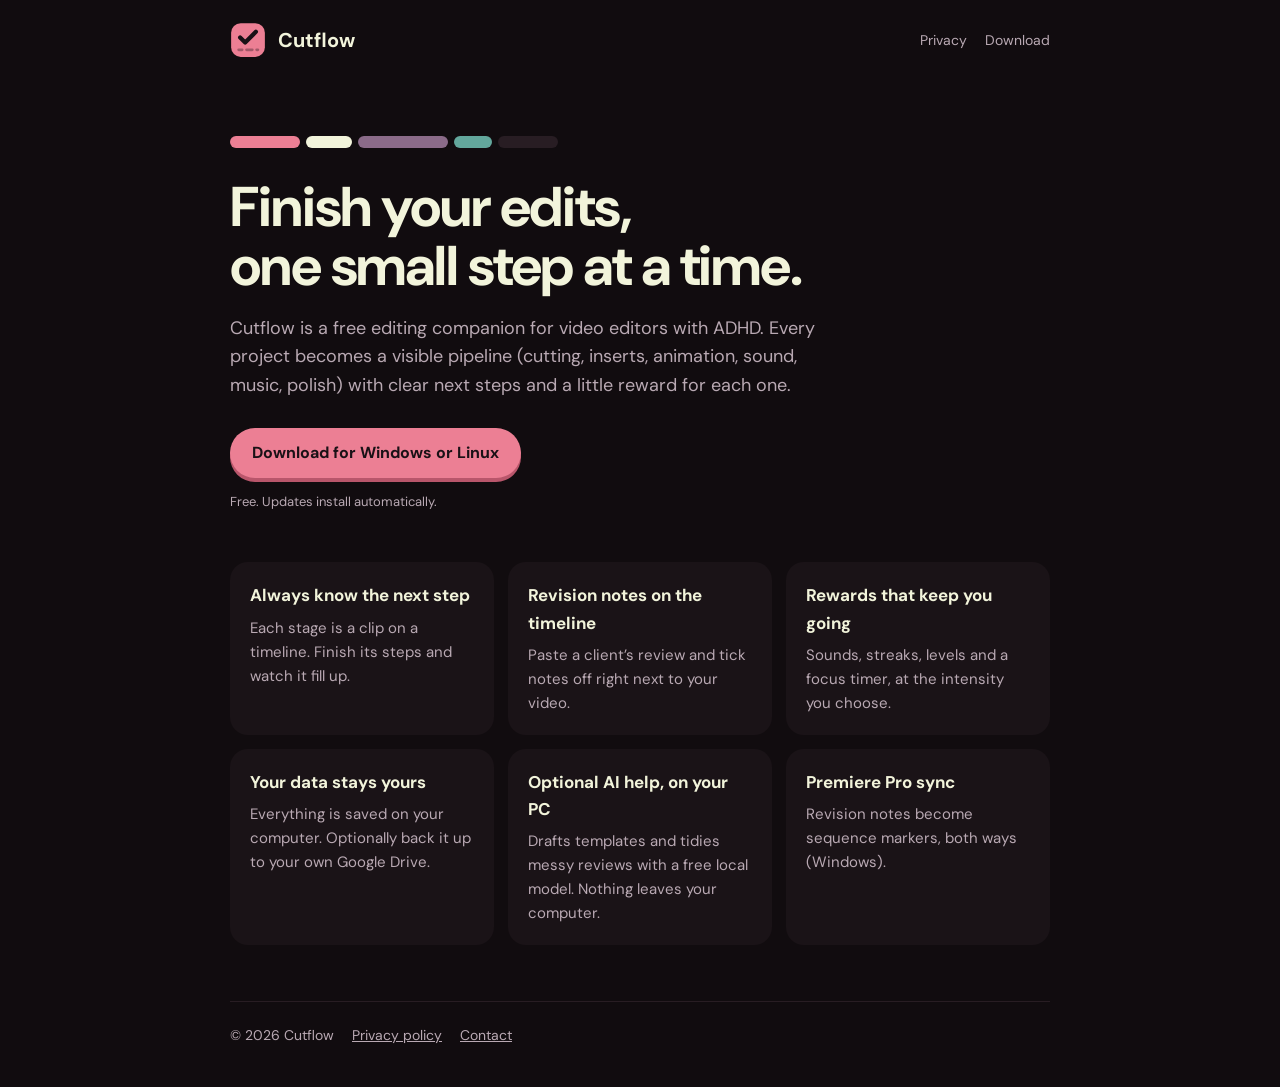
<file: index.html>
<!doctype html>
<html lang="en">
<head>
<meta charset="utf-8">
<meta name="viewport" content="width=device-width, initial-scale=1">
<title>Cutflow — finish your edits</title>
<meta name="description" content="Cutflow is a free editing companion for video editors with ADHD: a visible pipeline, small steps and constant rewards.">
<link rel="icon" href="logo.svg">
<link rel="preconnect" href="https://fonts.googleapis.com">
<link href="https://fonts.googleapis.com/css2?family=DM+Sans:wght@400;700;800&display=swap" rel="stylesheet">
<link rel="stylesheet" href="style.css">
</head>
<body>
<div class="wrap">
  <header class="top">
    <img src="logo.svg" alt=""><b>Cutflow</b>
    <nav><a href="privacy.html">Privacy</a><a href="https://github.com/akaydevelop/cutflow-releases/releases/latest">Download</a></nav>
  </header>

  <section class="hero">
    <div class="clips"><i style="width:70px;background:#ec7f94"></i><i style="width:46px;background:#f2f4db"></i><i style="width:90px;background:#8b6b89"></i><i style="width:38px;background:#63a79c"></i><i style="width:60px;background:#281d23"></i></div>
    <h1>Finish your edits,<br>one small step at a time.</h1>
    <p>Cutflow is a free editing companion for video editors with ADHD. Every project becomes a visible pipeline (cutting, inserts, animation, sound, music, polish) with clear next steps and a little reward for each one.</p>
    <a class="btn" href="https://github.com/akaydevelop/cutflow-releases/releases/latest">Download for Windows or Linux</a>
    <div class="small">Free. Updates install automatically.</div>
  </section>

  <section class="grid">
    <div class="card"><h3>Always know the next step</h3><p>Each stage is a clip on a timeline. Finish its steps and watch it fill up.</p></div>
    <div class="card"><h3>Revision notes on the timeline</h3><p>Paste a client’s review and tick notes off right next to your video.</p></div>
    <div class="card"><h3>Rewards that keep you going</h3><p>Sounds, streaks, levels and a focus timer, at the intensity you choose.</p></div>
    <div class="card"><h3>Your data stays yours</h3><p>Everything is saved on your computer. Optionally back it up to your own Google Drive.</p></div>
    <div class="card"><h3>Optional AI help, on your PC</h3><p>Drafts templates and tidies messy reviews with a free local model. Nothing leaves your computer.</p></div>
    <div class="card"><h3>Premiere Pro sync</h3><p>Revision notes become sequence markers, both ways (Windows).</p></div>
  </section>

  <footer>
    <span>© 2026 Cutflow</span>
    <a href="privacy.html">Privacy policy</a>
    <a href="https://github.com/akaydevelop/cutflow-releases/issues">Contact</a>
  </footer>
</div>
</body>
</html>
</file>
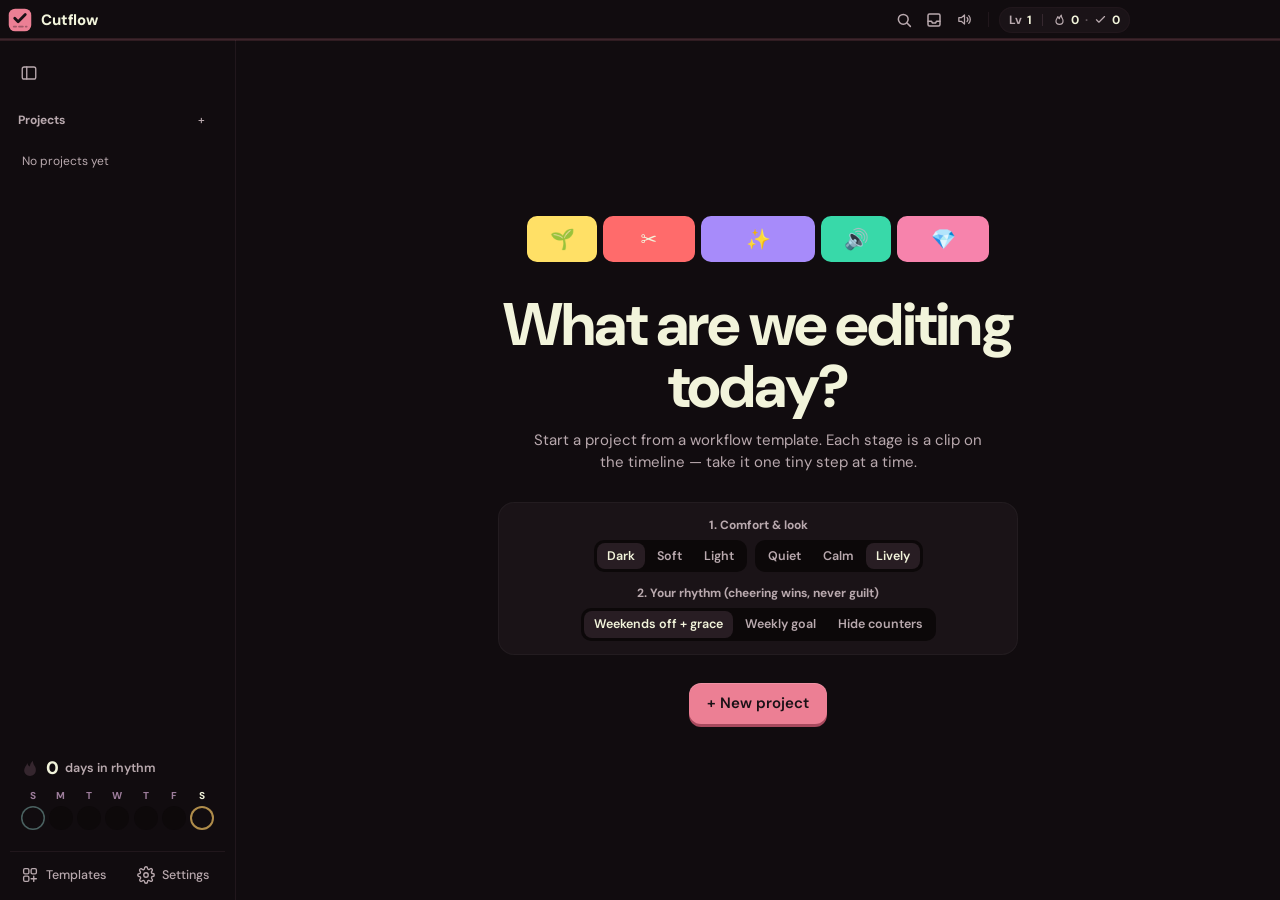
<file: app/index.html>
<!doctype html>
<html lang="en">
<head>
<meta charset="utf-8">
<meta name="viewport" content="width=device-width, initial-scale=1, viewport-fit=cover">
<title>Cutflow</title>
<!-- the web version (Add to Home Screen); harmless in the desktop app -->
<link rel="manifest" href="manifest.webmanifest">
<link rel="icon" type="image/png" href="icons/icon-192.png">
<link rel="apple-touch-icon" href="icons/apple-touch-icon.png">
<meta name="theme-color" content="#110c0f">
<meta name="mobile-web-app-capable" content="yes">
<meta name="apple-mobile-web-app-capable" content="yes">
<meta name="apple-mobile-web-app-status-bar-style" content="black-translucent">
<meta name="apple-mobile-web-app-title" content="Cutflow">
  <script type="module" crossorigin src="/app/assets/index-DIBjYuHw.js"></script>
  <link rel="stylesheet" crossorigin href="/app/assets/index-Bnf0ltok.css">
</head>
<body class="ai-off">

<div id="app">
  <div id="xpTop" aria-hidden="true"><i id="lvlBar"></i></div>
  <div id="titlebar" data-tauri-drag-region>
    <button class="brand" id="brand" title="Home"><svg class="logo-svg" viewBox="0 0 64 64" aria-hidden="true"><rect x="2" y="2" width="60" height="60" rx="17" fill="#ec7f94"/><rect x="13" y="47" width="11" height="5" rx="2.5" fill="#1a1116" opacity=".35"/><rect x="27" y="47" width="15" height="5" rx="2.5" fill="#1a1116" opacity=".35"/><rect x="45" y="47" width="7" height="5" rx="2.5" fill="#1a1116" opacity=".35"/><path d="M18 27.5l9 9 19-19" fill="none" stroke="#1a1116" stroke-width="7.5" stroke-linecap="round" stroke-linejoin="round"/></svg><span class="brand-name">Cutflow</span></button>
    <div class="tb-stats" data-tauri-drag-region>
      <div class="tb-acts">
        <button class="ghost iconbtn" id="cmdBtn" title="Quick jump & actions (Ctrl+K)" aria-label="Quick jump"><svg class="gi" viewBox="0 0 24 24" aria-hidden="true"><circle cx="11" cy="11" r="6.5"/><path d="M16 16l4.5 4.5"/></svg></button>
        <button class="ghost iconbtn" id="parkBtn" title="Quick park a stray idea (P / Ctrl+Shift+P)" aria-label="Quick park a stray idea"><svg class="gi" viewBox="0 0 24 24" aria-hidden="true"><path d="M4 13.5V6a2 2 0 0 1 2-2h12a2 2 0 0 1 2 2v7.5"/><path d="M4 13.5h4.5l1.5 2.5h4l1.5-2.5H20v4.5a2 2 0 0 1-2 2H6a2 2 0 0 1-2-2z"/></svg></button>
        <button class="ghost iconbtn" id="soundBtn" title="Sound on/off"></button>
      </div>
      <button class="ai-tag" id="aiTag" hidden></button>
      <button class="ai-start" id="aiStart" hidden title="Start Ollama on this computer"><svg class="gi" viewBox="0 0 24 24" aria-hidden="true"><path d="M7.5 5.5v13l10.5-6.5z"/></svg>Start</button>
      <span class="tb-div" aria-hidden="true"></span>
      <button class="tb-timer" id="tbTimer" hidden title="Focus timer — click to start or pause (T)"></button>
      <button class="tb-timer-ext" id="tbTimerExt" hidden title="Add 5 minutes">+5m</button>
      <div class="tb-pill" id="statPill">
        <button class="chip-stat" id="lvlChip" aria-haspopup="dialog" aria-expanded="false">Lv <b id="lvlNum">1</b><span id="lvlName" hidden></span></button>
        <span class="tb-pill-sep" aria-hidden="true"></span>
        <button class="chip-stat" id="todayChip" aria-haspopup="dialog" aria-expanded="false" title="Your streak and today’s wins — click for the calendar"><span class="cs-i"><svg viewBox="0 0 24 24" aria-hidden="true"><path d="M12 21c-3.6 0-6.5-2.6-6.5-6.2 0-3.4 2.6-5.3 3.6-8.3.3 2.1 1.4 3.3 2.6 3.9.4-2.4 1.6-4.8 3.6-6.4-.2 3 1 4.9 2.2 6.6.9 1.3 1 2.6 1 4.2C18.5 18.4 15.6 21 12 21z"/></svg></span><b id="streakNum">0</b><span class="cs-dot" aria-hidden="true">·</span><span class="cs-i"><svg viewBox="0 0 24 24" aria-hidden="true"><path d="m4.5 12.5 4.5 4.5 10.5-10.5"/></svg></span><b id="todayNum">0</b></button>
      </div>
    </div>
    <div class="wc" hidden><button class="wc-b" data-wc="min" title="Minimize"><svg viewBox="0 0 10 10"><path d="M1 5h8"/></svg></button><button class="wc-b" data-wc="max" title="Maximize"><svg viewBox="0 0 10 10"><rect x="1.5" y="1.5" width="7" height="7"/></svg></button><button class="wc-b close" data-wc="close" title="Close"><svg viewBox="0 0 10 10"><path d="M1.5 1.5l7 7M8.5 1.5l-7 7"/></svg></button></div>
  </div>

  <div class="shell">
    <nav id="side">
      <div class="side-top">
        <button class="side-home" id="homeBtn" title="Home"><span class="si"><svg viewBox="0 0 24 24" aria-hidden="true"><path d="M3.5 10.5 12 3.5l8.5 7"/><path d="M5.5 9v10.5h13V9"/><path d="M10 19.5v-5.5h4v5.5"/></svg></span><span class="sl">Home</span></button>
        <button class="side-toggle" id="sideToggle" title="Collapse the sidebar (Ctrl+B)"><span class="si"><svg viewBox="0 0 24 24" aria-hidden="true"><rect x="3" y="4" width="18" height="16" rx="2.5"/><path d="M9 4v16"/></svg></span></button>
      </div>
      <div class="side-h"><span class="sl">Projects</span> <button class="ghost iconbtn" id="newProjBtn" title="New project (Ctrl+N)">+</button></div>
      <div id="projList"></div>
      <div id="streakBox"></div>
      <div class="side-foot">
        <button class="ghost" id="tplBtn" title="Templates"><span class="si"><svg viewBox="0 0 24 24" aria-hidden="true"><rect x="3.5" y="3.5" width="7" height="7" rx="1.8"/><rect x="13.5" y="3.5" width="7" height="7" rx="1.8"/><rect x="3.5" y="13.5" width="7" height="7" rx="1.8"/><path d="M17 13.5v7M13.5 17h7"/></svg></span><span class="sl">Templates</span></button>
        <button class="ghost" id="setBtn" title="Settings"><span class="si"><svg viewBox="0 0 24 24" aria-hidden="true"><circle cx="12" cy="12" r="3"/><path d="M19.4 15a1.6 1.6 0 0 0 .3 1.8l.1.1a2 2 0 1 1-2.8 2.8l-.1-.1a1.6 1.6 0 0 0-1.8-.3 1.6 1.6 0 0 0-1 1.5V21a2 2 0 1 1-4 0v-.1a1.6 1.6 0 0 0-1-1.5 1.6 1.6 0 0 0-1.8.3l-.1.1a2 2 0 1 1-2.8-2.8l.1-.1a1.6 1.6 0 0 0 .3-1.8 1.6 1.6 0 0 0-1.5-1H3a2 2 0 1 1 0-4h.1a1.6 1.6 0 0 0 1.5-1 1.6 1.6 0 0 0-.3-1.8l-.1-.1a2 2 0 1 1 2.8-2.8l.1.1a1.6 1.6 0 0 0 1.8.3H9a1.6 1.6 0 0 0 1-1.5V3a2 2 0 1 1 4 0v.1a1.6 1.6 0 0 0 1 1.5 1.6 1.6 0 0 0 1.8-.3l.1-.1a2 2 0 1 1 2.8 2.8l-.1.1a1.6 1.6 0 0 0-.3 1.8V9a1.6 1.6 0 0 0 1.5 1H21a2 2 0 1 1 0 4h-.1a1.6 1.6 0 0 0-1.5 1z"/></svg></span><span class="sl">Settings</span></button>
      </div>
    </nav>

    <main id="main">
      <section id="welcome" hidden>
        <div class="welcome-clips" id="welcomeClips"></div>
        <h1>What are we editing today?</h1>
        <p>Start a project from a workflow template. Each stage is a clip on the timeline — take it one tiny step at a time.</p>
        <div class="onb-card" id="onbCard">
          <div class="onb-step">
            <span class="onb-lbl">1. Comfort &amp; look</span>
            <div class="row" style="justify-content:center">
              <div class="seg" id="onbTheme"><button type="button" data-v="dark">Dark</button><button type="button" data-v="soft-dark">Soft</button><button type="button" data-v="light">Light</button></div>
              <div class="seg" id="onbParty"><button type="button" data-v="quiet">Quiet</button><button type="button" data-v="calm">Calm</button><button type="button" data-v="lively">Lively</button></div>
            </div>
          </div>
          <div class="onb-step">
            <span class="onb-lbl">2. Your rhythm (cheering wins, never guilt)</span>
            <div class="seg" id="onbRhythm" style="justify-content:center">
              <button type="button" data-v="flexible">Weekends off + grace</button>
              <button type="button" data-v="weekly">Weekly goal</button>
              <button type="button" data-v="off">Hide counters</button>
            </div>
          </div>
        </div>
        <div class="row" style="justify-content:center;margin-top:6px"><button class="primary big-done" id="welcomeNew">+ New project</button></div>
      </section>

      <section id="home" hidden></section>

      <section id="project" hidden>
        <div class="p-head">
          <button id="pEmoji" title="Change icon"></button>
          <div class="p-titles">
            <h1 id="pTitle" contenteditable="true" spellcheck="false" title="Click to rename"></h1>
            <button id="pClient" class="p-client" title="Client — click to change"></button>
          </div>
          <span class="p-pct" id="pPct"></span>
          <button class="deadline" id="pDeadline" title="Deadline — click to change" aria-haspopup="dialog"></button>
          <button class="pace-chip" id="pPace" hidden aria-haspopup="dialog"></button>
          <span class="spacer"></span>
          <button id="zenBtn" class="ghost" title="Calm one-thing-at-a-time focus view (F)"><svg class="gi" viewBox="0 0 24 24" aria-hidden="true"><circle cx="12" cy="12" r="8"/><circle cx="12" cy="12" r="3"/></svg><span class="lbl">Focus</span></button>
          <button id="miniBtn" data-desktop title="Float a small always-on-top widget over your editor (Ctrl+Shift+M)"><svg class="gi" viewBox="0 0 24 24" aria-hidden="true"><rect x="3.5" y="8" width="12.5" height="12.5" rx="2.2"/><path d="M8 4h10a2 2 0 0 1 2 2v10"/></svg>Mini mode</button>
          <button id="headToggle" class="ghost iconbtn" title="Collapse the header (Ctrl+Shift+B)"><svg viewBox="0 0 24 24" aria-hidden="true"><path d="M6 15l6-6 6 6"/></svg></button>
          <button id="pMenuBtn" class="ghost iconbtn" title="Project options" aria-label="Project options" aria-haspopup="menu"><svg class="gi" viewBox="0 0 24 24" aria-hidden="true"><circle class="dot" cx="5.5" cy="12" r="1.6"/><circle class="dot" cx="12" cy="12" r="1.6"/><circle class="dot" cx="18.5" cy="12" r="1.6"/></svg></button>
        </div>

        <div class="track-wrap"><div class="track" id="track"></div></div>

        <div class="tabs">
          <button class="tab" data-view="pipeline">Pipeline</button>
          <button class="tab" data-view="revisions">Revisions <span class="badge" id="revBadge">0</span></button>
          <span class="tab-ink" id="tabInk"></span>
        </div>

        <div class="p-body">
          <div class="p-left" id="pLeft">
            <div id="pipelineView"></div>

            <!-- Revisions is its own page: the video + timeline card on the left (the #player card
                 from the right column joins it via CSS grid), the notes card on the right. -->
            <!-- Revisions page. Grid areas (styles.css): head / timeline / notes, and the #player card from the
                 right column joins on the left once a video is loaded. -->
            <div id="revisionsView" hidden>
              <div class="rv-empty card" id="revEmpty" hidden>
                <div class="big"><svg class="gi" viewBox="0 0 24 24" aria-hidden="true"><circle cx="12" cy="12" r="8.5"/><circle cx="12" cy="12" r="4.5"/><circle cx="12" cy="12" r="1.2" fill="currentColor" stroke="none"/></svg></div>
                <p data-i18n="revEmpty"><b>No revision notes yet.</b><br>When feedback arrives, load the review text — or drop the .txt anywhere on this window.</p>
                <div class="row" style="justify-content:center"><button class="primary" id="revEmptyLoad">Load a review</button><button class="ghost" data-act="video"><svg class="ico" viewBox="0 0 24 24" aria-hidden="true"><path d="M12 15.5V4M7.5 8.5 12 4l4.5 4.5"/><path d="M4.5 14.5v3.5a2 2 0 0 0 2 2h11a2 2 0 0 0 2-2v-3.5"/></svg> Load the video</button></div>
              </div>

                            <header class="rv-head" id="revHead">
                <button class="rv-pick" id="reviewSel" title="Switch between review rounds" aria-haspopup="menu"></button>
                <button class="ghost" id="loadReviewBtn"><svg class="ico" viewBox="0 0 24 24" aria-hidden="true"><path d="M12 15.5V4M7.5 8.5 12 4l4.5 4.5"/><path d="M4.5 14.5v3.5a2 2 0 0 0 2 2h11a2 2 0 0 0 2-2v-3.5"/></svg><span class="lbl">Load review</span></button>
                <button class="ghost" id="dataBtn" aria-haspopup="menu" title="Export"><svg class="ico ex-ico" viewBox="0 0 24 24" aria-hidden="true"><path d="M12 14V3.5M8 7.5l4-4 4 4"/><path d="M8.5 10.5h-2a2 2 0 0 0-2 2v6a2 2 0 0 0 2 2h11a2 2 0 0 0 2-2v-6a2 2 0 0 0-2-2h-2"/></svg><span class="lbl">Export</span> <svg class="chev" viewBox="0 0 12 8" aria-hidden="true"><path d="M1 1.5l5 5 5-5"/></svg></button>
                <span class="spacer"></span>
                <div id="catProgress"></div>
                <span id="progText"></span>
                <button class="pr-chip" id="prChip" hidden></button>
                <button class="ghost" id="revVideoBtn" data-act="video" data-desktop title="Load video"><svg class="ico" viewBox="0 0 24 24" aria-hidden="true"><rect x="3.5" y="5.5" width="17" height="13" rx="2.5"/><path d="M10.5 9.5v5l4-2.5z"/></svg><span class="lbl">Load video</span></button>
              </header>

              <section class="rev-tl" id="revTl">
                <div class="timeline" id="timeline"><div class="tl-inner" id="tlInner"></div></div>
                <div class="row rangebar">
                  <span class="rb-label">IN</span><input id="inInput" class="tc" placeholder="start" title="In point — press I while watching, or type mm:ss">
                  <span class="rb-label">OUT</span><input id="outInput" class="tc" placeholder="end" title="Out point — press O while watching, or type mm:ss">
                  <span id="rangeStats"></span>
                  <button id="playRange" class="ghost"><svg class="gi" viewBox="0 0 24 24" aria-hidden="true"><path d="M7.5 5.5v13l10.5-6.5z"/></svg>Play In to Out</button>
                  <button id="copyRange" class="ghost">Copy section</button>
                  <button id="clearRange" class="ghost"><svg class="gi" viewBox="0 0 24 24" aria-hidden="true"><path d="M6.5 6.5l11 11M17.5 6.5l-11 11"/></svg>Clear</button>
                  <span class="spacer"></span><span id="videoTotal"></span>
                </div>
              </section>

              <section class="rev-notes" id="revMain">
                <div class="row toolbar">
                  <button class="ghost iconbtn" id="qBtn" title="Search (/)"><svg class="ico" viewBox="0 0 24 24" aria-hidden="true"><circle cx="11" cy="11" r="6.5"/><path d="M16 16l4.5 4.5"/></svg></button><input id="q" type="search" placeholder="Search   /" autocomplete="off">
                  <div class="seg" id="status"><button data-v="all">All</button><button data-v="todo">To do</button><button data-v="done">Done</button></div>
                  <div class="chip-scroll"><div class="row" id="catChips"></div><div class="row" id="tagChips"></div></div>
                  <button class="ghost iconbtn" id="filterBtn" title="Filter by category or tag" aria-haspopup="menu"><svg class="ico" viewBox="0 0 24 24" aria-hidden="true"><path d="M4 5.5h16l-6 7.5v5.5l-4 1.5v-7z"/></svg><span class="fb-n" hidden></span></button>
                  <button id="clearFilters" class="ghost" hidden>Clear filters</button>
                  <span class="spacer"></span>
                  <button class="ghost" id="revFocusBtn" title="Switch between full list and one-note-at-a-time focus queue"><svg class="gi" viewBox="0 0 24 24" aria-hidden="true"><circle cx="12" cy="12" r="8.5"/><circle cx="12" cy="12" r="4.5"/><circle class="dot" cx="12" cy="12" r="1.3"/></svg><span class="lbl">One at a time</span></button>
                  <label class="toggle" title="Show all-caps notes in sentence case (the saved text is not changed)" aria-label="Show all-caps notes in sentence case (the saved text is not changed)"><input type="checkbox" id="readable"> Aa</label>
                  <button class="ghost iconbtn" id="revKeys" title="Keyboard: j / k move · x done · Enter play · e edit · m comment · n new note · / search · I / O mark In and Out · Shift+X clear">?</button>
                  <button id="addBtn" class="primary" title="New note (n) — at the video's current moment">+<span class="lbl"> Note</span></button>
                </div>
                <div id="list"></div>
              </section>
            </div>
          </div>

          <div class="split" id="split" role="separator" aria-orientation="vertical" title="Drag to resize · double-click to reset"></div>

          <aside class="p-right">
            <div class="card focus-card" id="focusCard">
              <div class="now" id="nowCard"></div>
              <div class="timer" id="timerCard">
                <div class="t-ring">
                  <svg viewBox="0 0 120 120"><circle class="bg" cx="60" cy="60" r="50"/><circle class="fg" id="tArc" cx="60" cy="60" r="50"/></svg>
                </div>
                <div class="t-info"><span id="tNum">25:00</span><small id="tLabel">Focus sprint</small></div>
                <button id="tGo"><svg class="gi" viewBox="0 0 24 24" aria-hidden="true"><path d="M7.5 5.5v13l10.5-6.5z"/></svg>Start</button>
                <button class="ghost iconbtn" id="tReset" title="Stop and reset" aria-label="Stop and reset"><svg class="gi" viewBox="0 0 24 24" aria-hidden="true"><path d="M4.5 12a7.5 7.5 0 1 0 2.2-5.3"/><path d="M4.5 4.5v4h4"/></svg></button>
                <div class="presets" id="tPresets"></div>
              </div>
            </div>

            <div class="card" id="player" data-desktop>
              <div class="player-empty" id="playerEmpty">
                <div class="big upl"><svg class="ico" viewBox="0 0 24 24" aria-hidden="true"><path d="M12 15.5V4M7.5 8.5 12 4l4.5 4.5"/><path d="M4.5 14.5v3.5a2 2 0 0 0 2 2h11a2 2 0 0 0 2-2v-3.5"/></svg></div>
                <div style="margin:4px 0 10px">Load this project's video to jump to timestamps and add notes while watching.</div>
                <button id="videoBtn">Load video</button>
              </div>
              <video id="video" controls preload="metadata" hidden></video>
              <iframe id="driveFrame" hidden allow="autoplay; fullscreen"></iframe>
              <div id="playerStatus"></div>
              <div class="row" id="playerBar" hidden style="margin-top:8px">
                <span id="curTime">00:00</span>
                <span class="muted small" id="videoName" style="overflow:hidden;text-overflow:ellipsis;white-space:nowrap;max-width:40%"></span>
                <span class="spacer"></span>
                
                <button id="videoMenu" class="ghost iconbtn" title="Change or close video" aria-label="Change or close video"><svg class="gi" viewBox="0 0 24 24" aria-hidden="true"><circle class="dot" cx="5.5" cy="12" r="1.6"/><circle class="dot" cx="12" cy="12" r="1.6"/><circle class="dot" cx="18.5" cy="12" r="1.6"/></svg></button>
              </div>
            </div>

            <div class="card parking" id="parkingCard"></div>
          </aside>
        </div>
      </section>
    </main>
  </div>

  <!-- phones: the main places sit under the thumb -->
  <nav id="phoneNav" aria-label="Main">
    <button id="phoneHome"><svg viewBox="0 0 24 24" aria-hidden="true"><path d="M3.5 10.5 12 3.5l8.5 7"/><path d="M5.5 9v10.5h13V9"/><path d="M10 19.5v-5.5h4v5.5"/></svg><span>Home</span></button>
    <button id="phoneProjects" aria-expanded="false"><svg viewBox="0 0 24 24" aria-hidden="true"><path d="M3.5 7.5a2 2 0 0 1 2-2h4l2 2h7a2 2 0 0 1 2 2v8a2 2 0 0 1-2 2h-13a2 2 0 0 1-2-2z"/></svg><span>Projects</span></button>
    <button id="phoneNew" title="New project"><svg viewBox="0 0 24 24" aria-hidden="true"><path d="M12 5v14M5 12h14"/></svg></button>
    <button id="phoneTpl"><svg viewBox="0 0 24 24" aria-hidden="true"><rect x="3.5" y="3.5" width="7" height="7" rx="1.8"/><rect x="13.5" y="3.5" width="7" height="7" rx="1.8"/><rect x="3.5" y="13.5" width="7" height="7" rx="1.8"/><path d="M17 13.5v7M13.5 17h7"/></svg><span>Templates</span></button>
    <button id="phoneSettings"><svg viewBox="0 0 24 24" aria-hidden="true"><circle cx="12" cy="12" r="3"/><path d="M19.4 15a1.6 1.6 0 0 0 .3 1.8l.1.1a2 2 0 1 1-2.8 2.8l-.1-.1a1.6 1.6 0 0 0-1.8-.3 1.6 1.6 0 0 0-1 1.5V21a2 2 0 1 1-4 0v-.1a1.6 1.6 0 0 0-1-1.5 1.6 1.6 0 0 0-1.8.3l-.1.1a2 2 0 1 1-2.8-2.8l.1-.1a1.6 1.6 0 0 0 .3-1.8 1.6 1.6 0 0 0-1.5-1H3a2 2 0 1 1 0-4h.1a1.6 1.6 0 0 0 1.5-1 1.6 1.6 0 0 0-.3-1.8l-.1-.1a2 2 0 1 1 2.8-2.8l.1.1a1.6 1.6 0 0 0 1.8.3H9a1.6 1.6 0 0 0 1-1.5V3a2 2 0 1 1 4 0v.1a1.6 1.6 0 0 0 1 1.5 1.6 1.6 0 0 0 1.8-.3l.1-.1a2 2 0 1 1 2.8 2.8l-.1.1a1.6 1.6 0 0 0-.3 1.8V9a1.6 1.6 0 0 0 1.5 1H21a2 2 0 1 1 0 4h-.1a1.6 1.6 0 0 0-1.5 1z"/></svg><span>Settings</span></button>
  </nav>
</div>

<!-- zen focus exit bar -->
<div id="zenBar" hidden>
  <span id="zenLabel">Focus view</span>
  <button class="ghost small" id="zenExit">Exit focus (Esc)</button>
</div>

<!-- floating widget -->
<div id="mini">
  <div class="mini-bar" data-tauri-drag-region><span id="miniStage" data-tauri-drag-region></span><button class="ghost small" id="miniSrc" hidden title="Switch Mini Mode between Pipeline and Revisions"></button><div class="wc" hidden><button class="wc-b" data-wc="min" title="Minimize"><svg viewBox="0 0 10 10"><path d="M1 5h8"/></svg></button><button class="wc-b close" data-wc="close" title="Close"><svg viewBox="0 0 10 10"><path d="M1.5 1.5l7 7M8.5 1.5l-7 7"/></svg></button></div></div>
  <div class="mini-body">
    <div class="mini-task" id="miniTask"></div>
    <div class="mini-prog" id="miniProg"></div>
    <div class="row">
      <button class="primary" id="miniDone"><svg class="gi" viewBox="0 0 24 24" aria-hidden="true"><path d="M5 12.5l4.5 4.5L19 7.5"/></svg>Done</button>
      <button id="miniTimer"><svg class="gi" viewBox="0 0 24 24" aria-hidden="true"><path d="M7.5 5.5v13l10.5-6.5z"/></svg>25:00</button>
      <span class="spacer"></span>
      <button class="ghost iconbtn" id="miniNext" title="Show another step" aria-label="Show another step"><svg class="gi" viewBox="0 0 24 24" aria-hidden="true"><path d="M19.5 12a7.5 7.5 0 1 1-2.2-5.3"/><path d="M19.5 4.5v4h-4"/></svg></button>
      <button class="ghost iconbtn" id="miniExpand" title="Back to the full window" aria-label="Back to the full window"><svg class="gi" viewBox="0 0 24 24" aria-hidden="true"><path d="M14 4.5h5.5V10M10 19.5H4.5V14M19.5 4.5l-6 6M4.5 19.5l6-6"/></svg></button>
    </div>
  </div>
</div>

<canvas id="fx"></canvas>
<div id="toasts"></div>
<div id="celebrate" hidden><div class="cel-card"><div class="cel-emoji"></div><div class="cel-title"></div><div class="cel-sub"></div></div></div>

<!-- quick-jump command palette (Ctrl+K) -->
<dialog id="cmdDlg" style="width:min(540px,94vw)">
  <div class="cmd-top">
    <input id="cmdInput" type="search" placeholder="Jump to a project, step, revision note, or action…" autocomplete="off" spellcheck="false">
  </div>
  <div class="cmd-list" id="cmdList"></div>
</dialog>

<!-- global quick capture for stray ideas (Parking lot) -->
<dialog id="parkDlg" style="width:min(480px,94vw)">
  <form method="dialog" id="parkForm">
    <h2>Park a stray idea</h2>
    <p class="muted small">Drop it here so your brain can let go and get right back to what you were doing.</p>
    <label class="field">Project<select id="parkProj"></select></label>
    <label class="field">Idea<input id="parkInput" placeholder="e.g. Find a creakier door SFX for 02:43…" autocomplete="off" required></label>
    <div class="dlg-actions">
      <button value="cancel" formnovalidate>Cancel</button>
      <button value="ok" class="primary">Park it</button>
    </div>
  </form>
</dialog>

<!-- "are you sure?" (ui/confirm.ts) -->
<dialog id="confirmDlg" style="width:min(440px,94vw)">
  <h2 id="cfTitle"></h2>
  <p id="cfBody"></p>
  <div class="row cf-btns"><span class="spacer"></span><button class="ghost" id="cfCancel">Cancel</button><button id="cfOk"></button></div>
</dialog>

<!-- new project -->
<dialog id="newDlg">
  <form method="dialog" id="newForm">
    <h2>New project</h2>
    <div class="row" style="align-items:flex-end;flex-wrap:nowrap;margin-bottom:6px">
      <button type="button" id="newEmoji" style="font-size:26px;width:54px;height:46px;justify-content:center;padding:0">🎬</button>
      <label class="field" style="flex:1;margin:0">Name<input name="title" placeholder="e.g. Lucky ep. 4" autocomplete="off" required></label>
      <div class="field" style="margin:0"><span class="field-lbl">Deadline (optional)</span><input name="deadline" type="hidden"><button type="button" class="btn-soft new-dl-btn" id="newDeadlineBtn" aria-haspopup="dialog"></button></div>
    </div>
    <label class="field" style="margin:10px 0 0">Client (optional)
      <span class="combo-wrap" id="newClientWrap">
        <input name="client" placeholder="Who is this for? Projects are grouped by client" autocomplete="off">
        <button type="button" class="combo-btn" id="newClientBtn" tabindex="-1" aria-label="Show clients"><svg class="gi" viewBox="0 0 24 24" aria-hidden="true"><path d="M6 9l6 6 6-6"/></svg></button>
      </span>
    </label>
    <div class="row" style="margin:20px 0 8px"><h3 style="margin:0">Start from a template</h3><span class="spacer"></span><button type="button" class="ai-btn small" id="newAi"><svg class="gi" viewBox="0 0 24 24" aria-hidden="true"><path d="M12 3.5l1.9 4.8 4.8 1.9-4.8 1.9L12 16.9l-1.9-4.8-4.8-1.9 4.8-1.9z"/><path d="M19 15.5l.7 1.8 1.8.7-1.8.7-.7 1.8-.7-1.8-1.8-.7 1.8-.7z"/></svg><span>Draft with AI</span></button></div>
    <div class="tpl-pick" id="newTpls"></div>
    <div class="dlg-actions">
      <button value="cancel" formnovalidate>Cancel</button>
      <button value="ok" class="primary">Create project</button>
    </div>
  </form>
</dialog>

<!-- emoji picker -->
<dialog id="emojiDlg" style="width:min(420px,94vw)">
  <h2>Pick an icon</h2>
  <div class="emoji-grid" id="emojiGrid"></div>
</dialog>

<!-- stage editor (project pipeline or template) -->
<dialog id="stagesDlg" style="width:min(760px,96vw)">
  <h2 id="seTitle">Edit pipeline</h2>
  <label class="field" id="seNameWrap">Template name<input id="seName" autocomplete="off"></label>
  <p class="muted small" data-i18n="seHelp">One step per line. <b>Review categories</b> link revision notes to a stage (e.g. <i>Animation</i> notes show up under Animations).</p>
  <div class="se-list" id="seList"></div>
  <div class="dlg-actions">
    <button id="seAdd">+ Add stage</button>
    <span class="spacer"></span>
    <button id="seCancel">Cancel</button>
    <button id="seSave" class="primary">Save</button>
  </div>
</dialog>

<!-- templates -->
<dialog id="tplDlg">
  <h2>Templates</h2>
  <p class="muted">Your workflow as reusable stages. New projects start from one of these.</p>
  <div id="tplList"></div>
  <div class="dlg-actions">
    <button id="tplNew">+ New template</button>
    <button id="tplAi" class="ai-btn"><svg class="gi" viewBox="0 0 24 24" aria-hidden="true"><path d="M12 3.5l1.9 4.8 4.8 1.9-4.8 1.9L12 16.9l-1.9-4.8-4.8-1.9 4.8-1.9z"/><path d="M19 15.5l.7 1.8 1.8.7-1.8.7-.7 1.8-.7-1.8-1.8-.7 1.8-.7z"/></svg><span>Draft with AI</span></button>
    <span class="spacer"></span>
    <button id="tplClose" class="primary">Done</button>
  </div>
</dialog>

<!-- settings -->
<dialog id="setDlg">
  <div class="set-top"><h2><span class="si"><svg viewBox="0 0 24 24" aria-hidden="true"><circle cx="12" cy="12" r="3"/><path d="M19.4 15a1.6 1.6 0 0 0 .3 1.8l.1.1a2 2 0 1 1-2.8 2.8l-.1-.1a1.6 1.6 0 0 0-1.8-.3 1.6 1.6 0 0 0-1 1.5V21a2 2 0 1 1-4 0v-.1a1.6 1.6 0 0 0-1-1.5 1.6 1.6 0 0 0-1.8.3l-.1.1a2 2 0 1 1-2.8-2.8l.1-.1a1.6 1.6 0 0 0 .3-1.8 1.6 1.6 0 0 0-1.5-1H3a2 2 0 1 1 0-4h.1a1.6 1.6 0 0 0 1.5-1 1.6 1.6 0 0 0-.3-1.8l-.1-.1a2 2 0 1 1 2.8-2.8l.1.1a1.6 1.6 0 0 0 1.8.3H9a1.6 1.6 0 0 0 1-1.5V3a2 2 0 1 1 4 0v.1a1.6 1.6 0 0 0 1 1.5 1.6 1.6 0 0 0 1.8-.3l.1-.1a2 2 0 1 1 2.8 2.8l-.1.1a1.6 1.6 0 0 0-.3 1.8V9a1.6 1.6 0 0 0 1.5 1H21a2 2 0 1 1 0 4h-.1a1.6 1.6 0 0 0-1.5 1z"/></svg></span>Settings</h2><input id="setSearch" type="search" placeholder="Search settings" autocomplete="off" spellcheck="false"></div>

  <!-- sections in order of use; on wide windows a list of them sits on the left (built in initSettingsSearch) -->
  <div class="set-body">
  <nav class="set-nav" id="setNav" aria-label="Settings sections"></nav>
  <div class="set-main" id="setMain">
  <section class="set-sec">
    <h3>Account and sync</h3>
    <div class="set-card">
      <div class="set-row" id="accountRow" hidden></div>
      <div class="set-row" id="driveRow" hidden></div>
    </div>
  </section>

  <section class="set-sec">
    <h3>General</h3>
    <div class="set-card">
      <div class="set-row"><span class="set-i"><svg viewBox="0 0 24 24" aria-hidden="true"><circle cx="12" cy="12" r="9"/><path d="M3 12h18M12 3c2.5 2.7 3.8 5.7 3.8 9s-1.3 6.3-3.8 9c-2.5-2.7-3.8-5.7-3.8-9S9.5 5.7 12 3z"/></svg></span><div class="lbl"><b>Language</b><span>Automatic follows this computer</span></div>
        <div class="seg" id="sLang"><button data-v="auto">Automatic</button><button data-v="en" data-no-i18n>English</button><button data-v="pt" data-no-i18n>Português</button></div></div>
      <div class="set-row" id="sAddrRow"><span class="set-i"><svg viewBox="0 0 24 24" aria-hidden="true"><circle cx="12" cy="8" r="3.5"/><path d="M5 20c.8-3.6 3.6-5.5 7-5.5s6.2 1.9 7 5.5"/></svg></span><div class="lbl"><b>How Cutflow talks to you</b><span>Words like “ready” and “welcome”</span></div>
        <div class="seg" id="sAddr"><button data-v="m">He</button><button data-v="f">She</button><button data-v="n">Neutral</button></div></div>
    </div>
  </section>

  <section class="set-sec">
    <h3>Appearance</h3>
    <div class="set-card">
      <div class="set-row"><span class="set-i"><svg viewBox="0 0 24 24" aria-hidden="true"><circle cx="12" cy="12" r="8"/><path d="M12 4v16a8 8 0 0 1 0-16z" fill="currentColor" stroke="none"/></svg></span><div class="lbl"><b>Theme</b><span>Pick the surface that feels calmest on your eyes</span></div>
        <div class="seg" id="sTheme"><button data-v="dark">Dark</button><button data-v="soft-dark">Soft</button><button data-v="light">Light</button><button data-v="high-contrast">Contrast</button></div></div>
      <div class="set-row"><span class="set-i"><svg viewBox="0 0 24 24" aria-hidden="true"><circle cx="12" cy="12" r="7"/></svg></span><div class="lbl"><b>Accent color</b><span>Buttons, active highlights, and progress lines</span></div>
        <div class="accent-swatches" id="sAccent">
          <button type="button" data-v="rose" style="--sw:#ec7f94" title="Rose" aria-label="Rose"></button>
          <button type="button" data-v="violet" style="--sw:#a78bfa" title="Violet" aria-label="Violet"></button>
          <button type="button" data-v="teal" style="--sw:#5cc2b3" title="Teal" aria-label="Teal"></button>
          <button type="button" data-v="amber" style="--sw:#efb658" title="Amber" aria-label="Amber"></button>
          <button type="button" data-v="sky" style="--sw:#6cb4f7" title="Sky" aria-label="Sky"></button>
          <button type="button" data-v="coral" style="--sw:#f08b76" title="Coral" aria-label="Coral"></button>
        </div></div>
      <div class="set-row"><span class="set-i"><svg viewBox="0 0 24 24" aria-hidden="true"><rect x="3" y="7" width="6" height="10" rx="2"/><rect x="10" y="7" width="5" height="10" rx="2"/><rect x="16" y="7" width="5" height="10" rx="2"/></svg></span><div class="lbl"><b>Stage colors</b><span>Muted softens bright timeline clips for sensory comfort</span></div>
        <div class="seg" id="sClipTone"><button data-v="vivid">Vivid</button><button data-v="muted">Muted</button></div></div>
      <div class="set-row"><span class="set-i"><svg viewBox="0 0 24 24" aria-hidden="true"><path d="M4 6h16M4 12h16M4 18h16"/></svg></span><div class="lbl"><b>Spacing</b><span>Spacious adds extra breathing room between steps and notes</span></div>
        <div class="seg" id="sDensity"><button data-v="comfortable">Comfortable</button><button data-v="spacious">Spacious</button></div></div>
    </div>
  </section>

  <section class="set-sec">
    <h3>Focus timer</h3>
    <div class="set-card">
      <div class="set-row"><span class="set-i"><svg viewBox="0 0 24 24" aria-hidden="true"><circle cx="12" cy="12" r="9"/><circle cx="12" cy="12" r="5"/><circle cx="12" cy="12" r="1.2"/></svg></span><div class="lbl"><b>Focus sprint</b><span>Default length of a sprint</span></div><label class="num"><input type="number" id="sSprint" min="1" max="180"> min</label></div>
      <div class="set-row"><span class="set-i"><svg viewBox="0 0 24 24" aria-hidden="true"><path d="M17 9h1a3.5 3.5 0 0 1 0 7h-1"/><path d="M3 9h14v7a5 5 0 0 1-5 5H8a5 5 0 0 1-5-5z"/><path d="M7 2.5v3M10.5 2.5v3M14 2.5v3"/></svg></span><div class="lbl"><b>Break</b><span>Default length of a break</span></div><label class="num"><input type="number" id="sBrk" min="1" max="60"> min</label></div>
      <div class="set-row"><span class="set-i"><svg viewBox="0 0 24 24" aria-hidden="true"><circle cx="12" cy="13" r="8"/><path d="M12 9v4l2.5 2M9.5 2.5h5M19 6l1.5-1.5"/></svg></span><div class="lbl"><b>Ticking at the end</b><span>Soft tick in the last 10 seconds</span></div><input type="checkbox" class="switch" id="sTick"></div>
      <div class="set-row"><span class="set-i"><svg viewBox="0 0 24 24" aria-hidden="true"><path d="M17 9h1a3.5 3.5 0 0 1 0 7h-1"/><path d="M3 9h14v7a5 5 0 0 1-5 5H8a5 5 0 0 1-5-5z"/></svg></span><div class="lbl"><b>Auto-start breaks</b><span>Start the break timer automatically after a sprint to guard against hyperfocus</span></div><input type="checkbox" class="switch" id="sAutoBreak"></div>
    </div>
  </section>

  <section class="set-sec">
    <h3>Sensory and celebrations</h3>
    <div class="set-card">
      <div class="set-row"><span class="set-i"><svg viewBox="0 0 24 24" aria-hidden="true"><path d="M11 5 6 9H3v6h3l5 4z"/><path d="M15.5 8.5a5 5 0 0 1 0 7M18.5 5.5a9 9 0 0 1 0 13"/></svg></span><div class="lbl"><b>Sounds</b><span>Pops, chimes and the timer bell</span></div><input type="checkbox" class="switch" id="sSound"></div>
      <div class="set-row"><span class="set-i"><svg viewBox="0 0 24 24" aria-hidden="true"><path d="M4 21v-7M4 10V3M12 21v-9M12 8V3M20 21v-5M20 12V3M1 14h6M9 8h6M17 16h6"/></svg></span><div class="lbl"><b>Volume</b></div><input type="range" id="sVol" min="0" max="1" step="0.05"></div>
      <div class="set-row"><span class="set-i"><svg viewBox="0 0 24 24" aria-hidden="true"><path d="M4 20 9 6l9 9z"/><path d="M13 3.5v2M20.5 11h-2M17.8 6.2l-1.4 1.4M19.5 3.5l.01 0M21 15.5l.01 0M10.5 2.5l.01 0"/></svg></span><div class="lbl"><b>Celebrations</b><span>Off and Quiet skip confetti and full-screen popups</span></div>
        <div class="seg" id="sParty"><button data-v="off">Off</button><button data-v="quiet">Quiet</button><button data-v="calm">Calm</button><button data-v="lively">Lively</button><button data-v="party">Party</button></div></div>
      <div class="set-row"><span class="set-i"><svg viewBox="0 0 24 24" aria-hidden="true"><path d="M4 12h2M18 12h2M7.5 7.5 9 9M15 15l1.5 1.5M7.5 16.5 9 15M15 9l1.5-1.5"/><circle cx="12" cy="12" r="3"/></svg></span><div class="lbl"><b>Screen shake</b><span>Small shake on stage clears in Lively or Party mode</span></div><input type="checkbox" class="switch" id="sShake"></div>
      <div class="set-row"><span class="set-i"><svg viewBox="0 0 24 24" aria-hidden="true"><circle cx="12" cy="12" r="8"/><path d="M9 12h6"/></svg></span><div class="lbl"><b>Reduce motion</b><span>Turn down transitions and animations across Cutflow</span></div><input type="checkbox" class="switch" id="sMotion"></div>
      <div class="set-row"><span class="set-i"><svg viewBox="0 0 24 24" aria-hidden="true"><path d="M5 12h14M13 6l6 6-6 6"/></svg></span><div class="lbl"><b>Auto-move to next stage</b><span>Off by default so the screen never jumps without you</span></div><input type="checkbox" class="switch" id="sAutoAdv"></div>
    </div>
  </section>

  <section class="set-sec">
    <h3>Rhythm and motivation</h3>
    <div class="set-card">
      <div class="set-row"><span class="set-i"><svg viewBox="0 0 24 24" aria-hidden="true"><path d="M12 3.5 14.5 9l6 .6-4.5 4 1.3 5.9L12 16.4 6.7 19.5 8 13.6l-4.5-4 6-.6z"/></svg></span><div class="lbl"><b>Show XP and rhythm</b><span>Cheering your wins — turn off anytime for a quieter screen</span></div><input type="checkbox" class="switch" id="sGamify"></div>
      <div class="set-row"><span class="set-i"><svg viewBox="0 0 24 24" aria-hidden="true"><path d="M12 21c-3.6 0-6.5-2.6-6.5-6.2 0-3.4 2.6-5.3 3.6-8.3.3 2.1 1.4 3.3 2.6 3.9.4-2.4 1.6-4.8 3.6-6.4-.2 3 1 4.9 2.2 6.6.9 1.3 1 2.6 1 4.2C18.5 18.4 15.6 21 12 21z"/></svg></span><div class="lbl"><b>Rhythm style</b><span>Flexible includes rest days and 1 grace day per week</span></div>
        <div class="seg" id="sRhythm"><button data-v="flexible">Flexible</button><button data-v="weekly">Weekly</button><button data-v="daily">Daily</button></div></div>
      <div class="set-row" id="sWeekGoalRow" hidden><span class="set-i"><svg viewBox="0 0 24 24" aria-hidden="true"><rect x="3.5" y="5" width="17" height="15" rx="2.5"/><path d="M8 3v4M16 3v4M3.5 10h17"/></svg></span><div class="lbl"><b>Weekly goal</b><span>Active days you aim for each week</span></div><label class="num"><input type="number" id="sWeekGoal" min="1" max="7"> days</label></div>
      <div class="set-row"><span class="set-i"><svg viewBox="0 0 24 24" aria-hidden="true"><path d="M20 14.5A8 8 0 1 1 9.5 4a6.5 6.5 0 0 0 10.5 10.5z"/></svg></span><div class="lbl"><b>Rest days</b><span>Never break your rhythm and skipped in deadline pacing</span></div>
        <div class="rest-days" id="sRestDays"><button type="button" data-day="0">S</button><button type="button" data-day="1">M</button><button type="button" data-day="2">T</button><button type="button" data-day="3">W</button><button type="button" data-day="4">T</button><button type="button" data-day="5">F</button><button type="button" data-day="6">S</button></div></div>
    </div>
  </section>

  <section class="set-sec">
    <h3>Review keywords and names</h3>
    <div class="set-card">
      <div class="set-row"><span class="set-i"><svg viewBox="0 0 24 24" aria-hidden="true"><path d="M4 12V5a1 1 0 0 1 1-1h7l8 8-7 7z"/><circle cx="8.5" cy="8.5" r="1.2"/></svg></span><div class="lbl"><b>Tag preset</b><span>Auto-tags notes in Revisions by keyword</span></div>
        <div class="seg" id="sTagPreset"><button data-v="general">General</button><button data-v="youtube">YouTube</button><button data-v="comic">Animatic</button></div></div>
      <div class="set-row"><span class="set-i"><svg viewBox="0 0 24 24" aria-hidden="true"><path d="M4 19 10 5l6 14M6.5 14h7M17 19v-7M20 15.5h-6"/></svg></span><div class="lbl"><b>Capitalized names</b><span>Names kept capitalized when “Aa” softens ALL-CAPS notes (comma separated)</span></div>
        <input id="sProperNouns" placeholder="e.g. Brand, Character, Font" autocomplete="off" style="width:200px"></div>
    </div>
  </section>

  <section class="set-sec" id="prSet" hidden>
    <h3>Premiere Pro</h3>
    <div class="set-card">
      <div class="set-row"><span class="set-i"><svg viewBox="0 0 24 24" aria-hidden="true"><rect x="3" y="4" width="18" height="16" rx="3"/><path d="M8 16V8.5h2.5a2.2 2.2 0 0 1 0 4.4H8M14 16v-4.5M14 13c.4-1.2 1.4-1.8 2.8-1.6"/></svg></span><div class="lbl"><b>Markers sync</b><span id="prStatus">Revision notes become sequence markers, both ways</span></div><button id="prInstall">Install panel</button></div>
    </div>
  </section>

  <section class="set-sec" data-desktop>   <!-- local AI needs Ollama on this computer: not on the web version -->
    <h3 id="aiSetHead">AI helper</h3>
    <div class="set-card">
      <div class="set-row ai-intro"><span class="set-i"><svg viewBox="0 0 24 24" aria-hidden="true"><path d="M12 3.5l1.9 4.8 4.8 1.9-4.8 1.9L12 16.9l-1.9-4.8-4.8-1.9 4.8-1.9z"/><path d="M19 15.5l.7 1.8 1.8.7-1.8.7-.7 1.8-.7-1.8-1.8-.7 1.8-.7z"/></svg></span><div class="lbl"><b>Runs on this computer</b><span data-i18n="aiIntro">Drafts templates, reworks a stage’s steps and tidies messy reviews. Uses <b>Ollama</b>, a free app — nothing leaves your PC.</span></div></div>
      <div class="ai-status" id="aiStatus"><span class="ai-dot"></span><span id="aiStatusText">Checking…</span><span class="spacer"></span><button class="ghost" id="aiRecheck"><svg class="gi" viewBox="0 0 24 24" aria-hidden="true"><path d="M19.5 12a7.5 7.5 0 1 1-2.2-5.3"/><path d="M19.5 4.5v4h-4"/></svg>Check again</button></div>
      <div id="aiNoServer" hidden class="ai-steps">
        <p class="small" data-i18n="aiInstall">Install Ollama, open it, then press <b>Check again</b>. The ✨ buttons appear once it’s running.</p>
        <button id="aiGetOllama">Get Ollama (free) ↗</button>
        <button class="primary" id="aiStartSet" hidden><svg class="gi" viewBox="0 0 24 24" aria-hidden="true"><path d="M7.5 5.5v13l10.5-6.5z"/></svg>Start Ollama</button>
      </div>
      <div id="aiModels" hidden>
        <div class="set-row"><span class="set-i"><svg viewBox="0 0 24 24" aria-hidden="true"><rect x="6" y="6" width="12" height="12" rx="2.5"/><path d="M9.5 2.5v3.5M14.5 2.5v3.5M9.5 18v3.5M14.5 18v3.5M2.5 9.5H6M2.5 14.5H6M18 9.5h3.5M18 14.5h3.5"/></svg></span><div class="lbl"><b>Model</b><span>The AI “brain” Cutflow uses</span></div><select id="aiModel"></select></div>
        <div class="set-row"><span class="set-i"><svg viewBox="0 0 24 24" aria-hidden="true"><circle cx="12" cy="13" r="8"/><path d="M12 9v4l2.5 2.5M9.5 2.5h5"/></svg></span><div class="lbl"><b>Free memory after</b><span>How long the model stays loaded once the AI is done. Shorter keeps your PC fast for editing</span></div><select id="aiKeep"><option value="0">Right away</option><option value="1">1 minute</option><option value="5">5 minutes</option><option value="15">15 minutes</option><option value="60">1 hour</option></select></div>
        <div class="ai-recs" id="aiRecs"></div>
        <div id="aiCustomWrap">
          <div class="row" style="flex-wrap:nowrap"><input id="aiCustom" placeholder="Download another model by name, e.g. gemma3:4b" autocomplete="off" spellcheck="false" style="flex:1"><button id="aiCustomPull"><svg class="gi" viewBox="0 0 24 24" aria-hidden="true"><path d="M12 4v11.5M7.5 11.5 12 16l4.5-4.5"/><path d="M4.5 16.5v2a2 2 0 0 0 2 2h11a2 2 0 0 0 2-2v-2"/></svg><span>Download</span></button></div>
          <div class="small muted" style="margin:4px 0 2px">Browse all models at <button class="linkish" id="aiBrowse">ollama.com/library ↗</button> — smaller ones (2–8B) suit this best.</div>
        </div>
        <div class="ai-pull" id="aiPull" hidden><div class="ai-pull-bar"><i id="aiPullBar"></i></div><span class="small" id="aiPullText"></span><button class="ghost" id="aiPullCancel">Cancel</button></div>
      </div>
      <details class="ai-adv"><summary class="small muted">Use a different AI server</summary>
        <div class="set-row"><span class="set-i"><svg viewBox="0 0 24 24" aria-hidden="true"><path d="M9 2.5V7M15 2.5V7M6 7h12v4a6 6 0 0 1-12 0zM12 17v4.5"/></svg></span><div class="lbl"><b>Server type</b></div><div class="seg" id="aiProvider"><button data-v="ollama">Ollama</button><button data-v="openai">Other server</button></div></div>
        <label class="field">Server address<input id="aiUrl" autocomplete="off" placeholder="http://localhost:11434"></label>
      </details>
    </div>
  </section>

  <section class="set-sec">
    <h3>Your data</h3>
    <div class="set-card">
      <div class="set-row" data-desktop><span class="set-i"><svg viewBox="0 0 24 24" aria-hidden="true"><path d="M3 7.5a2 2 0 0 1 2-2h4l2 2h8a2 2 0 0 1 2 2v8a2 2 0 0 1-2 2H5a2 2 0 0 1-2-2z"/><path d="M9 13.5l2 2 4-4"/></svg></span><div class="lbl"><b>Saved automatically</b><span>On this computer, with a daily backup of the last 14 days</span></div><button class="ghost" id="sFolder">Open folder</button></div>
      <div class="set-row" data-web><span class="set-i"><svg viewBox="0 0 24 24" aria-hidden="true"><path d="M3 7.5a2 2 0 0 1 2-2h4l2 2h8a2 2 0 0 1 2 2v8a2 2 0 0 1-2 2H5a2 2 0 0 1-2-2z"/><path d="M9 13.5l2 2 4-4"/></svg></span><div class="lbl"><b>Saved in this browser</b><span>Sign in to your Cutflow account to keep a copy and use it on your other devices</span></div></div>
      <div class="set-row"><span class="set-i"><svg viewBox="0 0 24 24" aria-hidden="true"><rect x="3" y="4" width="18" height="5" rx="1.2"/><path d="M5 9v9.5a1.5 1.5 0 0 0 1.5 1.5h11a1.5 1.5 0 0 0 1.5-1.5V9M10 13h4"/></svg></span><div class="lbl"><b>Full backup</b><span>One file with every project, to keep or move to another PC</span></div>
        <div class="row" style="flex-wrap:nowrap"><button class="ghost" id="sExport">Download</button><label class="btn ghost">Restore…<input type="file" id="sImport" accept=".json,application/json" hidden></label></div></div>
    </div>
  </section>

  <section class="set-sec" id="updRow" hidden>
    <h3>Updates</h3>
    <div class="set-card">
      <div class="set-row"><span class="set-i"><svg viewBox="0 0 24 24" aria-hidden="true"><path d="M20.5 12a8.5 8.5 0 0 1-14.7 5.8L3.5 15.5M3.5 12a8.5 8.5 0 0 1 14.7-5.8l2.3 2.3"/><path d="M20.5 3.5v5h-5M3.5 20.5v-5h5"/></svg></span><div class="lbl"><b>Cutflow <span id="appVersion"></span></b><span id="updStatus">Updates install automatically when you restart.</span></div><button id="updCheck">Check now</button></div>
    </div>
  </section>
  </div>
  </div>

  <div class="dlg-actions"><button id="setClose" class="primary" autofocus>Done</button></div>
</dialog>

<!-- add / edit revision note -->
<dialog id="editDlg">
  <form method="dialog" id="editForm">
    <h2 id="editTitle">Add note</h2>
    <div class="grid2">
      <label class="field">Start (mm:ss)<input name="start" placeholder="02:43" autocomplete="off"></label>
      <label class="field">End (optional)<input name="end" placeholder="02:46" autocomplete="off"></label>
    </div>
    <div class="cats" id="editCats"></div>
    <label class="field">What to do<textarea name="text" rows="5"></textarea></label>
    <label class="field">Comments<textarea name="notes" rows="2" placeholder="Your own notes, progress, questions…"></textarea></label>
    <div class="err" id="editErr"></div>
    <div class="dlg-actions">
      <button value="cancel" formnovalidate>Cancel</button>
      <button value="save" class="primary">Save note</button>
    </div>
  </form>
</dialog>

<!-- load review -->
<dialog id="reviewDlg">
  <h2>Load a review</h2>
  <div class="drop">
    Drag a <b>.txt</b> file here, or <label class="linkish">choose a file<input type="file" id="reviewFile" accept=".txt,.md,text/plain" hidden></label>
    <div class="small" style="margin-top:4px">Format: <code>*ANIMATION* 01:03 TO 01:10 - TEXT</code></div>
  </div>
  <label class="field">…or paste the text here<textarea id="reviewText" rows="8" placeholder="*SOUND* 11:30 - ..."></textarea></label>
  <div class="row" style="margin:-4px 0 10px">
    <div class="small" id="reviewInfo"></div><span class="spacer"></span>
    <button class="ghost small" id="reviewRevert" hidden><svg class="gi" viewBox="0 0 24 24" aria-hidden="true"><path d="M4.5 12a7.5 7.5 0 1 0 2.2-5.3"/><path d="M4.5 4.5v4h4"/></svg><span>Back to the original</span></button>
    <button class="ai-btn small" id="reviewAi" title="Turn messy notes (WhatsApp, e-mail…) into the review format"><svg class="gi" viewBox="0 0 24 24" aria-hidden="true"><path d="M12 3.5l1.9 4.8 4.8 1.9-4.8 1.9L12 16.9l-1.9-4.8-4.8-1.9 4.8-1.9z"/><path d="M19 15.5l.7 1.8 1.8.7-1.8.7-.7 1.8-.7-1.8-1.8-.7 1.8-.7z"/></svg><span>Tidy up with AI</span></button>
  </div>
  <label class="field">Round name<input id="reviewName" placeholder="e.g. Revision 2" autocomplete="off"></label>
  <div class="err" id="reviewErr"></div>
  <div class="dlg-actions">
    <button id="reviewCancel">Cancel</button>
    <span class="spacer"></span>
    <button id="reviewAppend">Add to current round</button>
    <button id="reviewNew" class="primary">Open as new round</button>
  </div>
</dialog>

<!-- load video -->
<dialog id="videoDlg">
  <h2>Load video</h2>
  <h3>From this computer (recommended)</h3>
  <p class="muted" data-i18n="videoHelp">The list follows the video: the current note lights up and clicking a timestamp jumps there. Google Drive files work through Google Drive for desktop — look in <b>G:\My Drive</b>. The file is remembered for this project.</p>
  <button id="pickVideo" class="primary">Choose video file…</button>
  <h3>Google Drive link</h3>
  <p class="muted">Synced only when shared as “Anyone with the link”; private files open in Google's player, which can't report the time.</p>
  <div class="row">
    <input id="driveUrl" placeholder="https://drive.google.com/file/d/…/view" style="flex:1" autocomplete="off">
    <button id="driveLoad">Load link</button>
  </div>
  <div class="err" id="driveErr"></div>
  <div class="dlg-actions">
    <button id="videoClose" class="danger" hidden>Close video</button>
    <span class="spacer"></span>
    <button id="videoCancel">Cancel</button>
  </div>
</dialog>

<!-- export / manage revisions -->
<!-- AI helper -->
<dialog id="aiDlg" style="width:min(640px,96vw)">
  <h2 id="aiTitle">AI helper</h2>
  <p class="muted" id="aiHint"></p>
  <div class="ai-chips" id="aiChips"></div>
  <label class="field" id="aiPromptWrap"><span id="aiPromptLabel">What do you want?</span><textarea id="aiPrompt" rows="3"></textarea></label>
  <div class="ai-think" id="aiThink" hidden>
    <div class="ai-orb"><svg class="gi" viewBox="0 0 24 24" aria-hidden="true"><path d="M12 3.5l1.9 4.8 4.8 1.9-4.8 1.9L12 16.9l-1.9-4.8-4.8-1.9 4.8-1.9z"/><path d="M19 15.5l.7 1.8 1.8.7-1.8.7-.7 1.8-.7-1.8-1.8-.7 1.8-.7z"/></svg></div>
    <div style="flex:1;min-width:0"><b id="aiThinkMsg">Thinking…</b><div class="ai-shimmer"><i></i></div><span class="small muted" id="aiThinkSub"></span></div>
  </div>
  <div class="ai-preview" id="aiPreview" hidden></div>
  <div class="err" id="aiErr"></div>
  <div class="dlg-actions">
    <button id="aiCancel">Cancel</button>
    <span class="spacer"></span>
    <button id="aiGo"><svg class="gi" viewBox="0 0 24 24" aria-hidden="true"><path d="M12 3.5l1.9 4.8 4.8 1.9-4.8 1.9L12 16.9l-1.9-4.8-4.8-1.9 4.8-1.9z"/><path d="M19 15.5l.7 1.8 1.8.7-1.8.7-.7 1.8-.7-1.8-1.8-.7 1.8-.7z"/></svg><span>Generate</span></button>
    <button id="aiApply" class="primary" hidden>Use this</button>
  </div>
</dialog>

<!-- project menu -->
<dialog id="pMenuDlg" style="width:min(420px,94vw)">
  <h2>Project</h2>
  <div style="display:grid;gap:8px">
    <button id="pmDeadlineBtn">Set deadline…</button>
    <button id="pmEdit">Edit stages &amp; steps</button>
    <button id="pmSaveTpl">Save pipeline as a template</button>
    <button id="pmDup">Duplicate project</button>
    <button id="pmDelete" class="danger">Delete project</button>
  </div>
  <div class="dlg-actions"><button id="pmClose" class="primary">Done</button></div>
</dialog>

<!-- link a round to a Premiere sequence that already has markers -->
<dialog id="prLinkDlg" style="width:min(560px,96vw)">
  <h2>Markers already on <span id="prlSeq"></span></h2>
  <p class="small" id="prlInfo"></p>
  <div id="prlPick">
    <div class="row prl-head">
      <span class="small">Pick the markers that should become notes</span><span class="spacer"></span>
      <button class="ghost small" id="prlAll">All</button><button class="ghost small" id="prlNone">None</button>
    </div>
    <div class="prl-list" id="prlList"></div>
    <p class="small prl-count" id="prlCount"></p>
  </div>
  <div class="dlg-actions">
    <button id="prlCancel">Cancel</button>
    <span class="spacer"></span>
    <button id="prlLink" class="primary">Link</button>
  </div>
</dialog>

<!-- the whole UI: src/main.ts imports every part in order -->
</body>
</html>
</file>
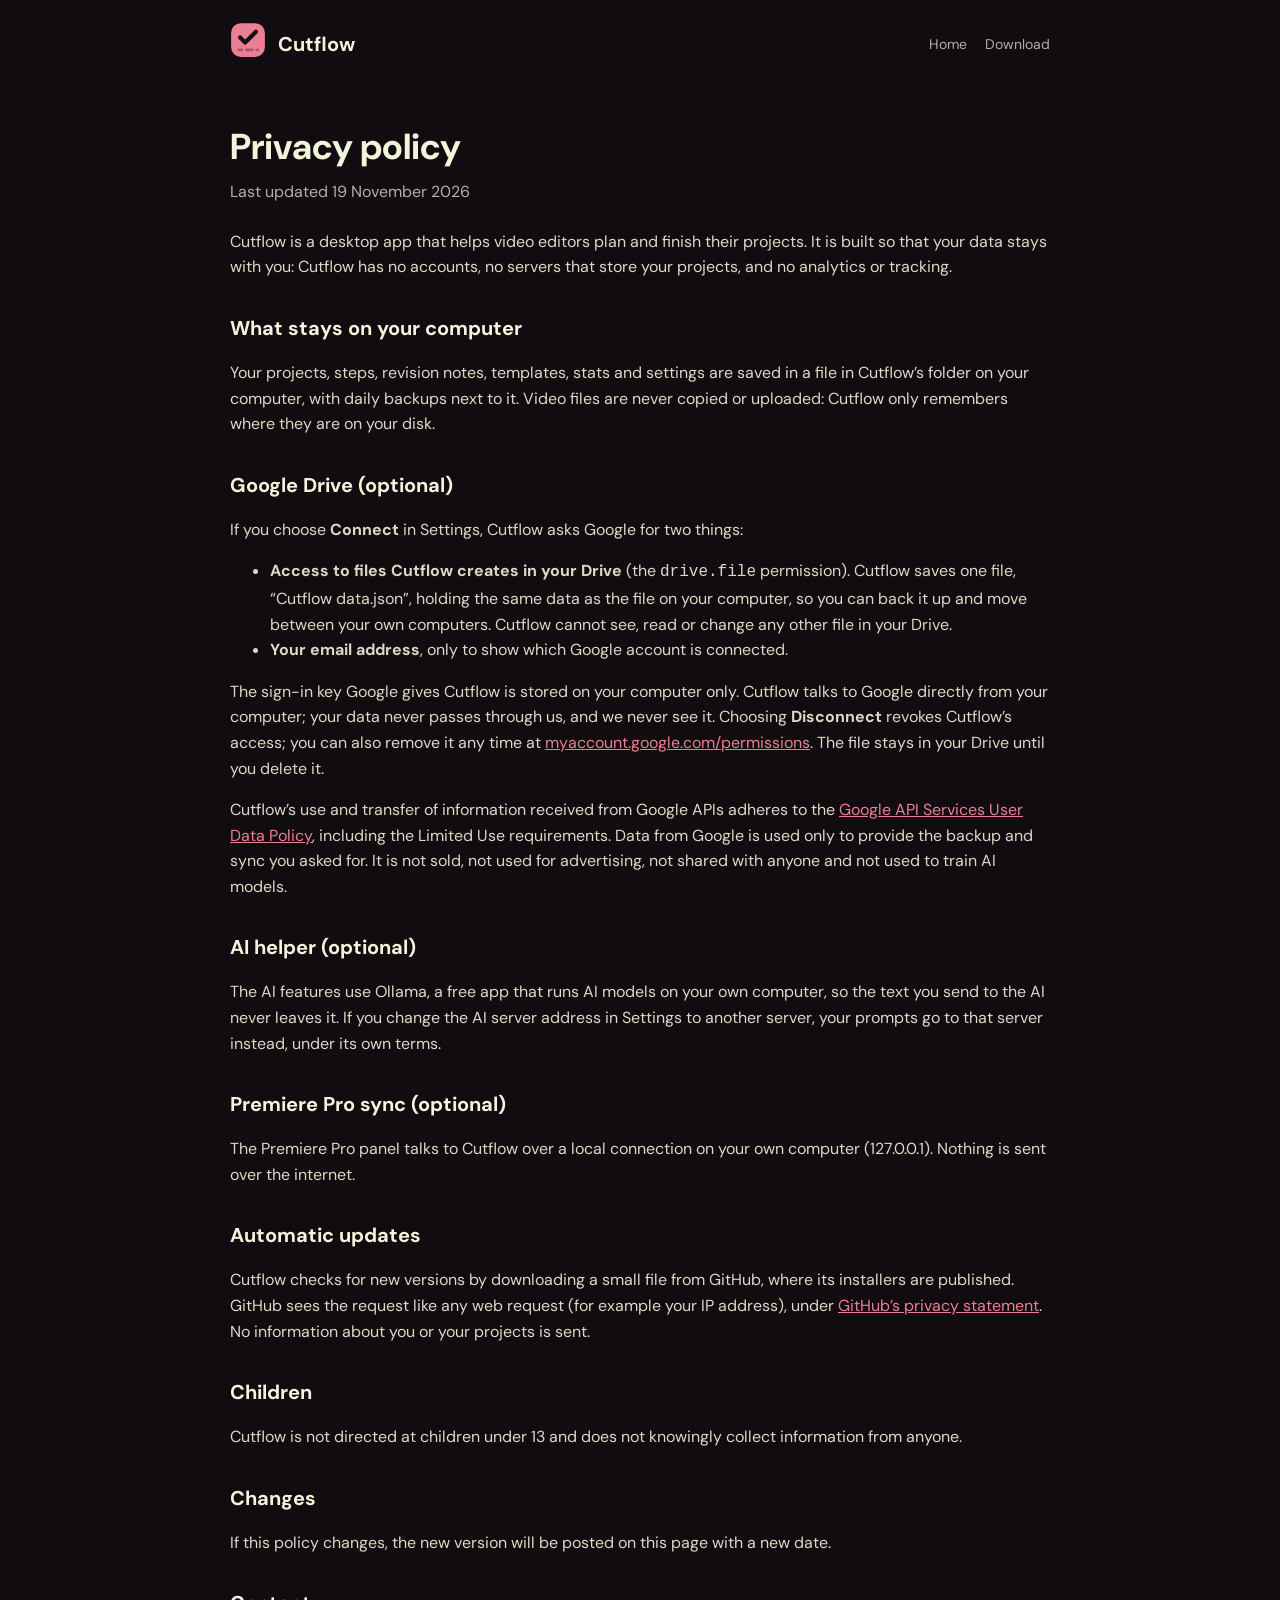
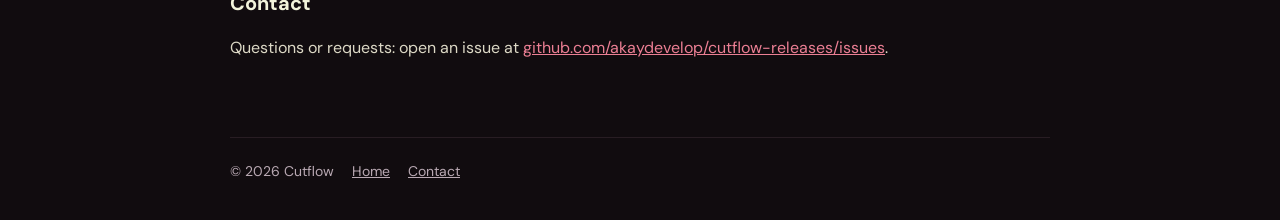
<file: privacy.html>
<!doctype html>
<html lang="en">
<head>
<meta charset="utf-8">
<meta name="viewport" content="width=device-width, initial-scale=1">
<title>Cutflow — Privacy policy</title>
<link rel="icon" href="logo.svg">
<link rel="preconnect" href="https://fonts.googleapis.com">
<link href="https://fonts.googleapis.com/css2?family=DM+Sans:wght@400;700;800&display=swap" rel="stylesheet">
<link rel="stylesheet" href="style.css">
</head>
<body>
<div class="wrap">
  <header class="top">
    <a href="./"><img src="logo.svg" alt="Cutflow home"></a><b>Cutflow</b>
    <nav><a href="./">Home</a><a href="https://github.com/akaydevelop/cutflow-releases/releases/latest">Download</a></nav>
  </header>

  <main class="doc">
    <h1>Privacy policy</h1>
    <p class="date">Last updated 19 November 2026</p>

    <p>Cutflow is a desktop app that helps video editors plan and finish their projects. It is built so that your data stays with you: Cutflow has no accounts, no servers that store your projects, and no analytics or tracking.</p>

    <h2>What stays on your computer</h2>
    <p>Your projects, steps, revision notes, templates, stats and settings are saved in a file in Cutflow’s folder on your computer, with daily backups next to it. Video files are never copied or uploaded: Cutflow only remembers where they are on your disk.</p>

    <h2>Google Drive (optional)</h2>
    <p>If you choose <b>Connect</b> in Settings, Cutflow asks Google for two things:</p>
    <ul>
      <li><b>Access to files Cutflow creates in your Drive</b> (the <code>drive.file</code> permission). Cutflow saves one file, “Cutflow data.json”, holding the same data as the file on your computer, so you can back it up and move between your own computers. Cutflow cannot see, read or change any other file in your Drive.</li>
      <li><b>Your email address</b>, only to show which Google account is connected.</li>
    </ul>
    <p>The sign-in key Google gives Cutflow is stored on your computer only. Cutflow talks to Google directly from your computer; your data never passes through us, and we never see it. Choosing <b>Disconnect</b> revokes Cutflow’s access; you can also remove it any time at <a href="https://myaccount.google.com/permissions">myaccount.google.com/permissions</a>. The file stays in your Drive until you delete it.</p>
    <p>Cutflow’s use and transfer of information received from Google APIs adheres to the <a href="https://developers.google.com/terms/api-services-user-data-policy">Google API Services User Data Policy</a>, including the Limited Use requirements. Data from Google is used only to provide the backup and sync you asked for. It is not sold, not used for advertising, not shared with anyone and not used to train AI models.</p>

    <h2>AI helper (optional)</h2>
    <p>The AI features use Ollama, a free app that runs AI models on your own computer, so the text you send to the AI never leaves it. If you change the AI server address in Settings to another server, your prompts go to that server instead, under its own terms.</p>

    <h2>Premiere Pro sync (optional)</h2>
    <p>The Premiere Pro panel talks to Cutflow over a local connection on your own computer (127.0.0.1). Nothing is sent over the internet.</p>

    <h2>Automatic updates</h2>
    <p>Cutflow checks for new versions by downloading a small file from GitHub, where its installers are published. GitHub sees the request like any web request (for example your IP address), under <a href="https://docs.github.com/site-policy/privacy-policies/github-general-privacy-statement">GitHub’s privacy statement</a>. No information about you or your projects is sent.</p>

    <h2>Children</h2>
    <p>Cutflow is not directed at children under 13 and does not knowingly collect information from anyone.</p>

    <h2>Changes</h2>
    <p>If this policy changes, the new version will be posted on this page with a new date.</p>

    <h2>Contact</h2>
    <p>Questions or requests: open an issue at <a href="https://github.com/akaydevelop/cutflow-releases/issues">github.com/akaydevelop/cutflow-releases/issues</a>.</p>
  </main>

  <footer>
    <span>© 2026 Cutflow</span>
    <a href="./">Home</a>
    <a href="https://github.com/akaydevelop/cutflow-releases/issues">Contact</a>
  </footer>
</div>
</body>
</html>
</file>
<file: style.css>
:root { --ink: #110c0f; --panel: #1a1317; --raise: #281d23; --text: #f2f4db; --muted: #b9a9b3; --pink: #ec7f94; --on-pink: #1a1116; --mauve: #8b6b89; --teal: #63a79c; }
* { box-sizing: border-box; }
html { background: var(--ink); }
body { margin: 0; color: var(--text); font: 16px/1.6 "DM Sans", system-ui, sans-serif; }
a { color: var(--pink); }
.wrap { max-width: 860px; margin: 0 auto; padding: 0 20px; }
header.top { display: flex; align-items: center; gap: 12px; padding: 22px 0; }
header.top img { width: 36px; height: 36px; }
header.top b { font-size: 20px; }
header.top nav { margin-left: auto; display: flex; gap: 18px; font-size: 14px; }
header.top nav a { color: var(--muted); text-decoration: none; }
header.top nav a:hover { color: var(--text); }
.hero { padding: 56px 0 40px; }
.hero h1 { font-size: clamp(34px, 6vw, 56px); line-height: 1.05; margin: 0 0 18px; letter-spacing: -.02em; }
.hero p { font-size: 18px; color: var(--muted); max-width: 600px; margin: 0 0 28px; }
.btn { display: inline-block; padding: 12px 22px; border-radius: 99px; background: var(--pink); color: var(--on-pink); font-weight: 700; text-decoration: none; box-shadow: 0 4px 0 #b9566b; }
.btn.ghost { background: var(--raise); color: var(--text); box-shadow: none; margin-left: 8px; }
.small { font-size: 13px; color: var(--muted); margin-top: 14px; }
.clips { display: flex; gap: 6px; margin: 0 0 30px; }
.clips i { height: 12px; border-radius: 99px; }
.grid { display: grid; grid-template-columns: repeat(auto-fit, minmax(230px, 1fr)); gap: 14px; padding: 10px 0 56px; }
.card { background: var(--panel); border-radius: 18px; padding: 20px; }
.card h3 { margin: 0 0 6px; font-size: 17px; }
.card p { margin: 0; color: var(--muted); font-size: 15px; }
.doc { padding: 30px 0 60px; }
.doc h1 { font-size: 36px; margin: 0 0 4px; }
.doc h2 { font-size: 20px; margin: 32px 0 8px; }
.doc p, .doc li { color: #ddd9c6; }
.doc .date { color: var(--muted); margin: 0 0 24px; }
footer { border-top: 1px solid var(--raise); padding: 22px 0 40px; color: var(--muted); font-size: 14px; display: flex; gap: 18px; flex-wrap: wrap; }
footer a { color: var(--muted); }
</file>
<file: app/assets/index-Bnf0ltok.css>
@font-face{font-family:DM Sans;font-style:normal;font-weight:100 1000;font-display:swap;src:url(/app/fonts/DMSans-latin.woff2)format("woff2");unicode-range:U+??,U+131,U+152-153,U+2BB-2BC,U+2C6,U+2DA,U+2DC,U+304,U+308,U+329,U+2000-206F,U+20AC,U+2122,U+2191,U+2193,U+2212,U+2215,U+FEFF,U+FFFD}@font-face{font-family:DM Sans;font-style:normal;font-weight:100 1000;font-display:swap;src:url(/app/fonts/DMSans-latin-ext.woff2)format("woff2");unicode-range:U+100-2BA,U+2BD-2C5,U+2C7-2CC,U+2CE-2D7,U+2DD-2FF,U+304,U+308,U+329,U+1D00-1DBF,U+1E00-1E9F,U+1EF2-1EFF,U+2020,U+20A0-20AB,U+20AD-20C4,U+2113,U+2C60-2C7F,U+A720-A7FF}:root{--sunk:#0c0809;--ink:#110c0f;--panel:#1a1317;--hover:#21171c;--raise:#281d23;--raise-hi:#35262e;--press:#060405;--divider:#21171c;--line:#36282f;--line-hi:#4a3740;--violet:#6a27e8;--pink:#ec7f94;--cream:#f2f4db;--mauve:#9d7d9b;--teal:#63a79c;--text:var(--cream);--text-2:#d8d2c6;--muted:#b9a9ae;--faint:var(--mauve);--on-color:#1a1324;--on-primary:#1a1116;--primary:var(--pink);--primary-press:#a84a5e;--primary-text:var(--pink);--xp:var(--pink);--xp-press:#b4566a;--accent:#b9a9ae;--accent-text:var(--text-2);--ok:var(--teal);--ok-2:#7fc4b8;--warn:#efbab8;--danger:var(--pink);--danger-text:#f4a7b5;--info:var(--teal);--range:var(--text-2);--quote:#ffd58a;--mark:#f783ac;--focus:color-mix(in srgb, var(--text) 45%, transparent);--glass-1:#ffffff0a;--glass-2:#ffffff14;--glass-3:#ffffff26;--scrim:#0a070fb3;--drop:#000a;--c-anim:#a78bfa;--c-som:#38d9a9;--c-arte:#ffb547;--c-other:#748ffc;--display:"DM Sans", "Segoe UI Variable Display", "Segoe UI", sans-serif;--ui:"DM Sans", "Segoe UI Variable Text", "Segoe UI", system-ui, sans-serif;--tb:40px;--lightningcss-light: ;--lightningcss-dark:initial;color-scheme:dark}*{box-sizing:border-box}[hidden]{display:none!important}html,body{background:var(--ink);height:100%;color:var(--text);font:14px/1.5 var(--ui);margin:0;overflow:hidden}body{-webkit-font-smoothing:antialiased}::selection{background:color-mix(in srgb, var(--accent) 33%, transparent)}::-webkit-scrollbar{width:10px;height:10px}::-webkit-scrollbar-thumb{background:var(--raise-hi);border:2px solid var(--ink);border-radius:10px}::-webkit-scrollbar-track{background:0 0}:focus-visible{outline:2px solid var(--primary-text);outline-offset:2px}button,.btn{font:inherit;color:var(--text);background:var(--raise);cursor:pointer;white-space:nowrap;box-shadow:0 3px 0 var(--press), inset 0 1px 0 var(--glass-1);border:0;border-radius:10px;align-items:center;gap:7px;padding:7px 13px;font-weight:600;transition:transform 60ms,box-shadow 60ms,background .15s,filter .15s;display:inline-flex}button:hover,.btn:hover{background:var(--raise-hi)}button:active,.btn:active{box-shadow:0 1px 0 var(--press);transform:translateY(2px)}button:disabled{opacity:.4;cursor:default;transform:none}button.primary{background:var(--primary);color:var(--on-primary);box-shadow:0 3px 0 var(--primary-press), inset 0 1px 0 var(--glass-3)}button.primary:hover{filter:brightness(1.12);background:var(--primary)}button.primary:active{box-shadow:0 1px 0 var(--primary-press)}button.ghost{box-shadow:none;color:var(--muted);background:0 0;padding:5px 9px;font-weight:500}button.ghost:hover{background:var(--raise);color:var(--text)}button.ghost:active{transform:none}button.linkish,label.linkish{box-shadow:none;color:var(--primary-text);text-underline-offset:3px;cursor:pointer;background:0 0;padding:0;font-weight:600;text-decoration:underline;display:inline}button.linkish:active{transform:none}.iconbtn{justify-content:center;width:32px;height:32px;padding:6px}.gi{fill:none;stroke:currentColor;stroke-width:2px;stroke-linecap:round;stroke-linejoin:round;flex:none;width:1.1em;height:1.1em}.gi .dot{fill:currentColor;stroke:none}.iconbtn>.gi{width:18px;height:18px}#tPresets button{gap:3px}#tPresets .gi{width:12px;height:12px}#project{--right-w:340px}@media (min-width:1600px){#project{--right-w:420px}}input,textarea,select{font:inherit;color:var(--text);background:var(--sunk);border:1px solid var(--line);border-radius:9px;padding:8px 11px}input:focus,textarea:focus,select:focus{outline:2px solid var(--focus);outline-offset:-1px;border-color:#0000}input[type=checkbox]:not(.switch){appearance:none;background:var(--sunk) center / 12px no-repeat;width:18px;height:18px;box-shadow:inset 0 0 0 2px var(--line-hi);cursor:pointer;border-radius:5px;flex:none;margin:0;transition:background-color .15s,box-shadow .15s}input[type=checkbox]:not(.switch):checked{background-color:var(--primary);box-shadow:none;background-image:url("data:image/svg+xml,%3Csvg xmlns=%27http://www.w3.org/2000/svg%27 viewBox=%270 0 24 24%27%3E%3Cpath d=%27M5 12.5l4.5 4.5L19 7.5%27 fill=%27none%27 stroke=%27%231a1116%27 stroke-width=%273.2%27 stroke-linecap=%27round%27 stroke-linejoin=%27round%27/%3E%3C/svg%3E")}input[type=checkbox]:not(.switch):focus-visible{outline:2px solid var(--focus);outline-offset:2px}input[type=range]{accent-color:var(--primary);padding:0}input[type=color]{cursor:pointer;border-radius:8px;width:34px;height:30px;padding:0}.row{flex-wrap:wrap;align-items:center;gap:8px;display:flex}.spacer{flex:1}.muted{color:var(--muted)}.small{font-size:12px}kbd{font:600 11px var(--ui);background:var(--raise);box-shadow:0 2px 0 var(--press);color:var(--text);border-radius:5px;padding:1px 6px}a{color:var(--primary-text)}#titlebar{height:var(--tb);-webkit-app-region:drag;-webkit-user-select:none;user-select:none;border-bottom:1px solid var(--divider);align-items:center;gap:14px;padding:0 150px 0 0;display:flex}#titlebar button,#titlebar .chip-stat{-webkit-app-region:no-drag}.tauri #titlebar,.tauri .mini-bar{padding-right:0}.tauri .tb-stats{margin-right:6px}.wc{align-self:stretch;margin-left:auto;display:flex}.tb-stats+.wc{margin-left:0}.wc-b{width:46px;height:100%;box-shadow:none;color:var(--muted);background:0 0;border-radius:0;justify-content:center;padding:0}.wc-b:hover{background:var(--glass-2);color:var(--text)}.wc-b:active{background:var(--glass-3);transform:none}.wc-b.close:hover{color:#fff;background:#e81123}.wc-b svg{fill:none;stroke:currentColor;stroke-width:1.1px;width:10px;height:10px}.mini-bar .wc-b{width:40px}.logo-mark{gap:2px;width:22px;height:14px;display:flex}.logo-mark i{border-radius:3px;flex:1}.tb-stats{align-items:center;gap:8px;margin-left:auto;display:flex}.chip-stat{background:var(--panel);color:var(--muted);border-radius:99px;align-items:center;gap:6px;padding:3px 10px;font-size:12px;font-weight:700;display:inline-flex}.chip-stat b{color:var(--text)}.lvl-bar{background:var(--sunk);border-radius:9px;width:70px;height:6px;overflow:hidden}.lvl-bar i{background:var(--xp);border-radius:9px;height:100%;transition:width .5s cubic-bezier(.3,1.5,.5,1);display:block}#app{flex-direction:column;display:flex;position:fixed;inset:0}#app.shake{animation:.35s shake}@keyframes shake{20%{transform:translate(var(--shake), 0)}40%{transform:translate(calc(var(--shake) * -1), 1px)}60%{transform:translate(calc(var(--shake) * .6), -1px)}80%{transform:translate(calc(var(--shake) * -.4), 0)}}.shell{flex:1;min-height:0;display:flex}#side{border-right:1px solid var(--divider);flex-direction:column;flex:none;gap:4px;width:236px;padding:14px 10px 10px;display:flex;overflow:hidden}.side-h{color:var(--muted);justify-content:space-between;align-items:center;padding:4px 8px 6px;font-size:12px;font-weight:700;display:flex}#projList{flex-direction:column;flex:1;gap:3px;min-height:60px;padding:0 2px;display:flex;overflow-y:auto}.pj{cursor:pointer;box-shadow:none;text-align:left;background:0 0;border-radius:12px;grid-template-columns:34px 1fr;align-items:center;gap:3px 10px;width:100%;padding:7px 9px;font-weight:600;display:grid;position:relative}.pj:hover{background:var(--panel)}.pj:active{box-shadow:none;transform:none}.pj.on{background:var(--raise-hi);box-shadow:none}.pj-emo{background:color-mix(in srgb, var(--sc,var(--panel)) 26%, var(--panel));width:34px;height:34px;box-shadow:inset 0 0 0 1px color-mix(in srgb, var(--sc,var(--line)) 48%, transparent);filter:drop-shadow(0 1px 1.5px #00000038);border-radius:10px;grid-row:span 2;place-content:center;font-size:17px;line-height:1;transition:background .18s,box-shadow .18s,transform .18s;display:grid;position:relative}.pj:hover .pj-emo{background:color-mix(in srgb, var(--sc,var(--panel)) 36%, var(--panel));box-shadow:inset 0 0 0 1px color-mix(in srgb, var(--sc,var(--line)) 70%, transparent)}.pj.cue-soon .pj-emo:after,.pj.cue-rev .pj-emo:after{content:"";width:8px;height:8px;box-shadow:0 0 0 2px var(--ink);border-radius:50%;position:absolute;top:-2px;right:-2px}.pj.cue-soon .pj-emo:after{background:var(--warn)}.pj.cue-rev .pj-emo:after{background:var(--primary)}.pj-name{text-overflow:ellipsis;white-space:nowrap;font-size:13.5px;overflow:hidden}.pj-clips{gap:2px;height:5px;display:flex}.pj-clips i{background:color-mix(in srgb, var(--c) 22%, transparent);border-radius:2px;flex:1;position:relative;overflow:hidden}.pj-clips i:after{content:"";width:var(--p);background:var(--c);position:absolute;inset:0}.heat{padding:10px 8px 4px}.heat-h{color:var(--muted);justify-content:space-between;margin-bottom:6px;font-size:12px;font-weight:700;display:flex}.heat-cells{grid-template-columns:repeat(14,1fr);gap:3px;display:grid}.heat-cells i{aspect-ratio:1;background:var(--hover);border-radius:3px}.heat-cells i[data-l="1"]{background:color-mix(in srgb, var(--xp) 35%, var(--ink))}.heat-cells i[data-l="2"]{background:color-mix(in srgb, var(--xp) 60%, var(--ink))}.heat-cells i[data-l="3"]{background:color-mix(in srgb, var(--xp) 85%, var(--ink))}.heat-cells i[data-l="4"]{background:var(--xp);box-shadow:0 0 8px color-mix(in srgb, var(--xp) 53%, transparent)}.heat-cells i.today{outline:1.5px solid var(--text);outline-offset:1px}.side-foot{border-top:1px solid var(--divider);gap:4px;margin-top:6px;padding-top:8px;display:flex}.side-foot button{flex:1;justify-content:center;font-size:12.5px}#main{flex-direction:column;flex:1;min-width:0;display:flex;overflow:hidden}#welcome{text-align:center;flex:1;grid-template-columns:minmax(0,620px);place-content:center;gap:6px;padding:30px 20px;display:grid}#welcome h1{font:800 clamp(34px, 5vw, 60px)/1.02 var(--display);letter-spacing:-.03em;margin:0 0 6px}#welcome p{color:var(--muted);max-width:46ch;margin:0 auto 18px;font-size:15px}.welcome-clips{justify-content:center;gap:6px;margin-bottom:26px;display:flex}.welcome-clips span{background:var(--c);border-radius:10px;flex:0 auto;place-content:center;min-width:0;height:46px;font-size:20px;animation:.5s cubic-bezier(.3,1.6,.5,1) backwards clipIn;display:grid}@keyframes clipIn{0%{opacity:0;transform:translateY(20px)scaleX(.4)}}#project{flex-direction:column;flex:1;min-height:0;display:flex}.p-head{flex-wrap:wrap;align-items:center;gap:10px;padding:12px 22px 2px;display:flex}#pEmoji{box-shadow:none;background:0 0;padding:0 2px;font-size:28px;line-height:1}#pEmoji:hover{background:0 0;transform:rotate(-8deg)scale(1.08)}#pTitle{font:800 24px/1.1 var(--display);letter-spacing:-.02em;border-radius:8px;outline:none;min-width:60px;margin:0;padding:2px 6px}#pTitle:hover,#pTitle:focus{background:var(--panel)}.p-pct{font:800 15px var(--display);color:var(--muted)}.p-pct b{color:var(--text);font-size:20px}.deadline{background:var(--panel);color:var(--muted);border-radius:99px;padding:3px 10px;font-size:12px;font-weight:700}.deadline.soon{color:var(--warn);background:color-mix(in srgb, var(--warn) 10%, transparent)}.deadline.late{color:var(--danger-text);background:color-mix(in srgb, var(--danger) 12%, transparent)}.track-wrap{padding:6px 22px 2px}.track{background:var(--sunk);border:1px solid var(--divider);border-radius:14px;gap:4px;padding:17px 10px 10px;display:flex;position:relative;overflow:hidden}.track:before{content:"";background:repeating-linear-gradient(90deg, var(--raise-hi) 0 1px, transparent 1px 12px);opacity:.7;height:7px;position:absolute;top:5px;left:10px;right:10px}.clip{text-align:left;background:color-mix(in srgb, var(--c) 16%, var(--sunk));border:1px solid color-mix(in srgb, var(--c) 40%, transparent);min-width:0;height:52px;box-shadow:none;border-radius:9px;flex-direction:column;flex:1 1 0;justify-content:space-between;gap:0;padding:5px 10px 8px;font-weight:600;display:flex;position:relative;overflow:hidden}.clip:hover{background:color-mix(in srgb, var(--c) 24%, var(--sunk));border-color:color-mix(in srgb, var(--c) 62%, transparent)}.clip:active{box-shadow:none;transform:translateY(1px)}.clip .fill{width:var(--p);background:linear-gradient(90deg, color-mix(in srgb, var(--c) 55%, transparent), color-mix(in srgb, var(--c) 80%, transparent));transition:width .6s cubic-bezier(.3,1.4,.5,1);position:absolute;top:0;bottom:0;left:0}.clip .fill:after{content:"";background:#fff8;width:2px;position:absolute;top:0;bottom:0;right:-1px}.clip[style*="--p:0.0000%"] .fill:after,.clip[style*="--p:0%"] .fill:after,.clip.done .fill:after{display:none}.clip>span{text-overflow:ellipsis;white-space:nowrap;max-width:100%;display:block;position:relative;overflow:hidden}.clip .c-name{font:700 13px var(--display);color:#fff;text-shadow:0 1px 2px #0006}.clip .c-emo{margin-right:4px}.clip .c-sub{color:#fffc;font-variant-numeric:tabular-nums;font-size:11px}.clip.done{background:var(--c);border-color:color-mix(in srgb, var(--c) 75%, #fff)}.clip.done .c-name,.clip.done .c-sub{color:var(--on-color);text-shadow:none}.clip.done .c-sub:before{content:"✓ ";font-weight:900}.clip.skipped{background:repeating-linear-gradient(135deg, var(--hover) 0 8px, var(--sunk) 8px 16px);border-color:var(--raise-hi);box-shadow:none}.clip.skipped .c-name{color:var(--faint);text-shadow:none;text-decoration:line-through}.clip.sel{border-color:color-mix(in srgb, var(--c) 88%, #fff);box-shadow:0 0 0 1px color-mix(in srgb, var(--c) 40%, transparent)}.playhead{background:var(--xp);pointer-events:none;z-index:3;width:2px;height:13px;box-shadow:0 0 10px color-mix(in srgb, var(--xp) 60%, transparent);border-radius:2px;margin-left:-1px;transition:left .6s cubic-bezier(.3,1.3,.5,1);position:absolute;top:4px}.playhead:before{content:"";border:7px solid #0000;border-top:9px solid var(--xp);border-bottom:0;position:absolute;top:-1px;left:-6px}.playhead.end{display:none}.tabs{border-bottom:1px solid var(--divider);gap:4px;padding:8px 22px 0;display:flex}.tab{box-shadow:none;color:var(--muted);background:0 0;border-radius:10px 10px 0 0;padding:7px 14px;font-weight:700;position:relative}.tab:hover{background:var(--panel);color:var(--text)}.tab:active{transform:none}.tab.on{color:var(--text);background:var(--panel)}.tabs{position:relative}.tab-ink{background:var(--primary-text);pointer-events:none;border-radius:3px;width:0;height:3px;transition:transform .32s cubic-bezier(.3,1.3,.5,1),width .32s cubic-bezier(.3,1.3,.5,1);position:absolute;bottom:-1px;left:0}.tab .badge{background:var(--raise-hi);color:var(--text);text-align:center;border-radius:99px;min-width:20px;padding:0 7px;font-size:11px;font-weight:800}.tab .badge.zero{background:var(--raise);color:var(--muted)}.p-body{grid-template-columns:minmax(0, 1fr) 10px var(--right-w,340px);flex:1;min-height:0;display:grid}.p-left{min-width:0;padding:14px 22px 32px;overflow-y:auto}#pipelineView{max-width:960px}.p-right{flex-direction:column;gap:12px;padding:14px 18px 24px 4px;display:flex;overflow-y:auto}.p-right>*{flex:none}@media (min-width:1081px){.p-right .parking{flex-direction:column;display:flex}.p-right .parking textarea{resize:none;flex:1}}@media (max-width:1080px){.p-body{grid-template-columns:1fr}.p-right{order:-1;padding:0 22px 30px}.p-body{overflow-y:auto}.p-left,.p-right{overflow:visible}}@media (max-width:760px){#side{display:none}}.sp{--c:var(--accent)}.sp-head{align-items:center;gap:12px;margin-bottom:10px;display:flex}.sp-emo{filter:drop-shadow(0 4px 10px color-mix(in srgb, var(--c) 50%, transparent));font-size:30px;line-height:1}.sp-head h2{font:800 21px/1.15 var(--display);letter-spacing:-.02em;margin:0}.sp-meta{color:var(--muted);font-size:12.5px}.ring{--p:0;width:58px;height:58px;font:800 14px var(--display);background:radial-gradient(closest-side, var(--ink) 74%, transparent 75%), conic-gradient(var(--c) calc(var(--p) * 1%), var(--raise) 0);border-radius:50%;place-content:center;transition:--p .5s;display:grid}.tasks{flex-direction:column;gap:4px;margin:0;padding:0;list-style:none;display:flex}.task{background:var(--panel);border-radius:11px;align-items:center;gap:10px;padding:7px 8px 7px 10px;transition:background .2s,opacity .3s,transform .3s;display:flex;position:relative}.task:hover{background:var(--hover)}.task.done{opacity:.55}.task.done .t-text{text-decoration:line-through;-webkit-text-decoration-color:color-mix(in srgb, var(--c) 70%, transparent);text-decoration-color:color-mix(in srgb, var(--c) 70%, transparent);text-decoration-thickness:2px}.task.focus{box-shadow:inset 0 0 0 2px color-mix(in srgb, var(--xp) 70%, transparent)}.now-tag{color:var(--xp);flex:none;padding:0 6px;font-size:11px;font-weight:800}.task.just{animation:.5s cubic-bezier(.3,1.6,.5,1) justDone}@keyframes justDone{30%{background:color-mix(in srgb, var(--c) 30%, var(--panel));transform:scale(1.025)}}.t-text{overflow-wrap:anywhere;border-radius:6px;outline:none;flex:1;min-width:0;padding:1px 4px}.t-text[contenteditable=true]{background:var(--sunk);box-shadow:0 0 0 2px var(--focus)}.t-del{opacity:0}.task:hover .t-del{opacity:1}.tick{background:var(--sunk);width:28px;height:28px;box-shadow:inset 0 0 0 2.5px color-mix(in srgb, var(--c,var(--accent)) 65%, var(--line-hi)), 0 2px 0 var(--press);border-radius:9px;flex:none;justify-content:center;padding:0}.tick:hover{background:color-mix(in srgb, var(--c,var(--accent)) 18%, var(--sunk))}.tick:after{content:"";border-top:0;border-bottom:3px solid #0000;border-left:3px solid #0000;border-right:0;width:12px;height:6px;transition:transform .25s cubic-bezier(.3,2,.5,1);transform:translateY(-2px)rotate(-45deg)scale(.4)}.tick.on{background:var(--c,var(--accent));box-shadow:0 2px 0 var(--press)}.tick.on:after{border-color:var(--on-color);transform:translateY(-2px)rotate(-45deg)scale(1)}.tick.on.pop{animation:.35s cubic-bezier(.3,2,.5,1) tickPop}@keyframes tickPop{40%{transform:scale(1.35)rotate(-6deg)}}.addtask{align-items:center;gap:6px;margin-top:4px;display:flex}.addtask input{border:1.5px dashed var(--line);background:0 0;border-radius:11px;flex:1;padding:8px 12px}.addtask input:focus{border-style:solid}.sp-revs{background:color-mix(in srgb, var(--c) 10%, transparent);border-radius:12px;flex-wrap:wrap;align-items:center;gap:10px;margin-top:12px;padding:7px 8px 7px 12px;font-size:13px;display:flex}.sp-foot{flex-wrap:wrap;align-items:center;gap:8px;margin-top:12px;display:flex}.cleared{background:color-mix(in srgb, var(--c) 18%, transparent);font:700 15px var(--display);border-radius:12px;align-items:center;gap:10px;padding:10px 14px;display:flex}.card{background:var(--panel);border-radius:16px;padding:16px}.card-h{color:var(--muted);align-items:center;gap:8px;margin-bottom:10px;font-size:12.5px;font-weight:700;display:flex}.focus-card{background:linear-gradient(160deg, color-mix(in srgb, var(--c,var(--accent)) 28%, var(--panel)), var(--panel) 62%);box-shadow:inset 0 0 0 1px color-mix(in srgb, var(--c,var(--accent)) 32%, transparent);padding:0;overflow:hidden}.now{padding:14px 16px}.now .card-h{margin-bottom:6px}.now-text{font:750 18px/1.25 var(--display);letter-spacing:-.01em;overflow-wrap:anywhere;margin:0 0 12px}.big-done{border-radius:12px;padding:9px 18px;font-size:15px}.now-empty{color:var(--muted)}.timer{border-top:1px solid var(--glass-1);background:#0000001f;grid-template-columns:44px minmax(0,1fr) auto auto;grid-template-areas:"ring info go reset""presets presets presets presets";align-items:center;gap:8px 10px;padding:10px 12px 12px 16px;display:grid}.t-ring{grid-area:ring;width:44px;height:44px;position:relative}.t-ring svg{width:100%;height:100%;transform:rotate(-90deg)}.t-ring circle{fill:none;stroke-width:14px}.t-ring .bg{stroke:var(--sunk)}.t-ring .fg{stroke:var(--tc,var(--xp));stroke-linecap:round;transition:stroke-dashoffset .3s linear,stroke .3s}.t-info{flex-direction:column;grid-area:info;min-width:0;line-height:1.15;display:flex}#tNum{font:800 20px var(--display);font-variant-numeric:tabular-nums}#tLabel{color:var(--muted);white-space:nowrap;text-overflow:ellipsis;font-size:11.5px;font-weight:600;overflow:hidden}#tGo{grid-area:go}#tReset{grid-area:reset}.timer.running #tGo{background:var(--primary);color:var(--on-primary)}.timer.running .t-ring{filter:drop-shadow(0 0 8px color-mix(in srgb, var(--tc,var(--xp)) 50%, transparent))}.timer.brk{--tc:var(--info)}.presets{flex-wrap:wrap;grid-area:presets;align-items:center;gap:3px;display:flex}.presets button{box-shadow:none;color:var(--muted);background:0 0;padding:2px 8px;font-size:11.5px}.presets button:hover{background:var(--raise);color:var(--text)}.presets button.on{background:color-mix(in srgb, var(--primary) 22%, transparent);color:var(--primary-text)}#project:not(.rev-mode) #player{display:none}#player{padding:10px}#player video,#player iframe{background:#000;border:0;border-radius:10px;width:100%;display:block}#player iframe{aspect-ratio:16/9}#curTime{font:800 15px var(--display);font-variant-numeric:tabular-nums}#playerStatus{color:var(--muted);margin-top:6px;font-size:12px}#playerStatus:empty{display:none}.player-empty{text-align:center;color:var(--muted);padding:14px 8px 8px}.player-empty .big{font-size:30px}.parking{padding:12px 14px}.parking .card-h{margin-bottom:6px}.parking textarea{resize:vertical;background:var(--sunk);width:100%;min-height:160px;font-size:13px}#project.rev-mode #focusCard,#project.rev-mode .parking,#project.rev-mode:not(.has-video) #player{display:none}#project.rev-mode .p-body{grid-template:"head""tl""notes"minmax(0,1fr)/minmax(0,1fr);gap:10px;padding:12px 22px 16px}#project.rev-mode.has-video .p-body{grid-template-columns:var(--player-w,minmax(320px, 1fr)) 10px minmax(0, 1.2fr);grid-template-areas:"head head head""tl tl tl""player split notes";column-gap:0}#project.rev-mode .p-left,#project.rev-mode .p-right,#project.rev-mode #revisionsView{display:contents}#project.rev-mode #player{grid-area:player;align-self:start;padding:10px}#project.rev-mode #player video{object-fit:contain;max-height:54vh}.rv-head{flex-wrap:nowrap;grid-area:head;align-items:center;gap:12px;min-width:0;display:flex}.rv-head>button{flex:none}.rv-head #reviewSel{max-width:240px}.rv-head .rv-prog{flex:0 240px;min-width:140px;margin:0}.rv-head #catProgress{white-space:nowrap;flex-wrap:nowrap;flex:auto;min-width:0;margin:0;overflow:hidden;-webkit-mask-image:linear-gradient(90deg,#000 85%,#0000);mask-image:linear-gradient(90deg,#000 85%,#0000)}.rev-tl{background:var(--panel);border-radius:14px;grid-area:tl;padding:4px 12px 8px}.rev-tl .timeline{background:var(--sunk)}.rev-notes{background:var(--panel);border-radius:16px;flex-direction:column;grid-area:notes;min-height:0;padding:10px 12px 4px;display:flex}.rev-notes .toolbar{gap:6px;margin:0 0 4px}.rv-empty{text-align:center;color:var(--muted);grid-area:notes;align-self:start;padding:40px 20px}.rv-empty .big{margin-bottom:4px;font-size:40px}.item .text{max-width:96ch}#list{flex:1;min-height:0;margin:0 -8px 0 0;padding-right:6px;overflow-y:auto}@media (max-width:1080px){#project.rev-mode .p-body,#project.rev-mode.has-video .p-body{grid-template-rows:none;grid-template-columns:minmax(0,1fr);grid-template-areas:"head""tl""player""notes";overflow-y:auto}#list{overflow:visible}}.rv-top{flex-wrap:wrap;align-items:center;gap:6px;margin-bottom:10px;display:flex}#reviewSel{max-width:280px;font-weight:600}.rv-prog{align-items:center;gap:10px;margin-bottom:6px;display:flex}.rv-prog .bar{height:8px}.bar{background:var(--sunk);border-radius:99px;flex:1;height:10px;overflow:hidden}.bar>i{background:var(--text-2);border-radius:99px;width:0;height:100%;transition:width .5s cubic-bezier(.3,1.4,.5,1);display:block}#progText{font-variant-numeric:tabular-nums;white-space:nowrap;font-weight:700}#catProgress{color:var(--muted);flex-wrap:wrap;gap:14px;margin-bottom:4px;font-size:12px;display:flex}#catProgress b{font-weight:700}.timeline{background:var(--sunk);border:1px solid var(--divider);cursor:crosshair;-webkit-user-select:none;user-select:none;touch-action:none;border-radius:12px;padding:22px 10px 10px;position:relative}.tl-inner{min-height:10px;position:relative}.tl-tick{color:var(--faint);font-variant-numeric:tabular-nums;pointer-events:none;font-size:10px;position:absolute;top:-19px;transform:translate(-50%)}.tl-line{background:var(--raise);pointer-events:none;width:1px;position:absolute;top:-4px;bottom:0}.tl-mark{background:var(--c);cursor:pointer;border-radius:4px;min-width:5px;height:8px;transition:opacity .2s,transform .1s;position:absolute}.tl-mark:hover{z-index:2;transform:scaleY(1.6)}.tl-mark.dim{opacity:.08}.tl-mark.sel{outline-offset:1px;outline:2px solid #fff}.tl-head{background:var(--xp);pointer-events:none;z-index:5;border-radius:2px;width:2px;display:none;position:absolute;top:-8px;bottom:-4px}.timeline.seekable .tl-head{display:block}.tl-shade{background:var(--scrim);pointer-events:none;z-index:3;position:absolute;top:-22px;bottom:-10px}.tl-rng{background:color-mix(in srgb, var(--range) 7%, transparent);border:0 solid var(--range);pointer-events:none;z-index:3;position:absolute;top:-22px;bottom:-10px}.tl-rng.has-in{border-left-width:2px}.tl-rng.has-out{border-right-width:2px}.tl-handle{background:var(--range);cursor:ew-resize;z-index:4;width:12px;height:15px;position:absolute;top:-22px}.tl-handle.in{border-radius:0 4px 4px 0}.tl-handle.out{border-radius:4px 0 0 4px;transform:translate(-100%)}.rangebar{color:var(--muted);gap:6px;margin-top:8px;font-size:12px}.rangebar button{font-size:12px}.rb-label{color:var(--muted);background:var(--raise);border-radius:4px;padding:1px 6px;font-size:10px;font-weight:800}.tc{text-align:center;font-variant-numeric:tabular-nums;width:70px;padding:4px 6px;font-size:13px}.rangebar b{color:var(--text);font-variant-numeric:tabular-nums}.toolbar{gap:6px;margin:8px 0 0}.toolbar.chips{margin-top:6px}.toolbar.chips:has(#catChips:empty):has(#tagChips:empty) .toggle{margin-left:auto}#q{flex:1;min-width:140px}.seg{background:var(--sunk);border-radius:10px;gap:2px;padding:3px;display:inline-flex}.seg button{box-shadow:none;color:var(--muted);background:0 0;border-radius:8px;padding:4px 10px;font-size:12.5px}.seg button:active{transform:none}.seg button.on{background:var(--raise);color:var(--text)}.chip{background:var(--sunk);box-shadow:none;color:var(--muted);border-radius:99px;padding:3px 10px;font-size:12px;font-weight:600}.chip:active{transform:none}.chip .dot{background:var(--c,var(--muted));border-radius:50%;width:8px;height:8px}.chip .n{opacity:.6}.chip.on{background:color-mix(in srgb, var(--c,var(--accent)) 25%, var(--sunk));color:var(--text)}.toggle{color:var(--muted);cursor:pointer;align-items:center;gap:6px;font-size:12px;display:inline-flex}h3.minute{z-index:2;font:700 11.5px var(--ui);letter-spacing:.02em;color:var(--faint);background:var(--panel);font-variant-numeric:tabular-nums;margin:0;padding:10px 2px 6px;position:sticky;top:0}.item{--c:var(--cat);background:var(--ink);border-radius:11px;grid-template-columns:auto auto minmax(0,1fr) auto;align-items:start;gap:10px;margin-bottom:4px;padding:8px 8px 8px 10px;transition:opacity .3s,transform .3s,background .2s,box-shadow .2s;display:grid}.item:hover{background:var(--hover)}.item .tick{border-radius:7px;width:22px;height:22px;margin-top:1px}.item .tick:after{border-width:2.5px;width:10px;height:5px}.item.sel{box-shadow:inset 0 0 0 1.5px var(--glass-3)}.item.now{background:color-mix(in srgb, var(--xp) 9%, var(--ink));box-shadow:inset 0 0 0 1.5px color-mix(in srgb, var(--xp) 53%, transparent)}.item.done>:not(.actions){opacity:.45}.item.done .text{text-decoration:line-through;-webkit-text-decoration-color:var(--faint);text-decoration-color:var(--faint)}.item.leaving{opacity:0;transform:translate(30px)scale(.97)}.item.flash{animation:1.2s flash}@keyframes flash{0%,40%{background:color-mix(in srgb, var(--xp) 22%, var(--ink))}}.ts{font-variant-numeric:tabular-nums;background:var(--raise);min-width:54px;box-shadow:none;border-radius:7px;justify-content:center;margin-top:1px;padding:2px 8px;font-size:12px;font-weight:700}.ts:hover{background:color-mix(in srgb, var(--c,var(--xp)) 25%, var(--raise))}.meta{flex-wrap:wrap;gap:4px;margin-bottom:2px;display:flex}.meta:empty{display:none}.pill{background:color-mix(in srgb, var(--c) 20%, transparent);color:var(--c);border-radius:99px;padding:0 7px;font-size:10.5px;font-weight:700;line-height:17px}.tag{color:var(--muted);background:var(--raise);border-radius:99px;padding:0 7px;font-size:10.5px;line-height:17px}.text{white-space:pre-wrap;overflow-wrap:anywhere;margin:0;font-size:13.5px;line-height:1.45}.text mark{background:color-mix(in srgb, var(--mark) 18%, transparent);color:var(--mark);border-radius:3px;padding:0 3px;font-weight:700}.text q{color:var(--quote);font-weight:600}.note-preview{color:var(--text-2);border-left:2px solid var(--xp);white-space:pre-wrap;cursor:text;margin-top:6px;padding:1px 0 1px 9px;font-size:12.5px}.note-input{resize:vertical;width:100%;min-height:64px;margin-top:6px}.actions{opacity:0;transition:opacity .15s;display:flex}.item:hover .actions,.item.sel .actions,.item:focus-within .actions{opacity:1}.actions .iconbtn{padding:4px 5px}.actions svg{width:14px;height:14px}.sub-ts{color:var(--faint);font-variant-numeric:tabular-nums;margin-left:2px;font-size:11px}.tgroup{margin-bottom:6px}.tg-head{align-items:center;gap:8px;padding:4px 0 4px 2px;display:flex}.tg-head .ts{--c:var(--cat)}.tg-count{color:var(--faint);font-size:11.5px;font-weight:600}.tg-dots{gap:3px;display:flex}.tg-dots i{background:var(--c);opacity:.9;border-radius:50%;width:6px;height:6px}.tg-dots i.done{opacity:.25}.tg-kids{margin-left:28px;padding-left:18px;position:relative}.tg-kids .item{position:relative;overflow:visible}.tg-kids .item:before{content:"";border-left:2px solid var(--line-hi);position:absolute;top:-6px;bottom:-4px;left:-18px}.tg-kids .item:after{content:"";border-top:2px solid var(--line-hi);width:14px;position:absolute;top:13px;left:-18px}.tg-kids .item:last-child:before{border-bottom:2px solid var(--line-hi);border-color:var(--line-hi);border-bottom-left-radius:9px;width:14px;height:20px;bottom:auto}.tg-kids .item:last-child:after{display:none}.tg-kids .item.kid{grid-template-columns:auto minmax(0,1fr) auto}.empty{text-align:center;color:var(--muted);padding:50px 20px}.empty .big{margin-bottom:6px;font-size:40px}.hint{text-align:center;color:var(--faint);border-top:1px solid var(--divider);margin-top:4px;padding:8px 0 0;font-size:11px;line-height:1.9}.hint kbd{font-size:10px}dialog{background:var(--panel);color:var(--text);width:min(640px,94vw);box-shadow:0 30px 80px var(--drop), inset 0 0 0 1px var(--glass-1);border:0;border-radius:20px;padding:24px}dialog[open]{animation:.25s cubic-bezier(.3,1.4,.5,1) dlgIn}@keyframes dlgIn{0%{opacity:0;transform:translateY(14px)scale(.97)}}dialog::backdrop{background:var(--scrim);-webkit-backdrop-filter:blur(3px);backdrop-filter:blur(3px)}dialog h2{font:800 22px var(--display);letter-spacing:-.01em;margin:0 0 16px}dialog h3{color:var(--muted);margin:20px 0 8px;font-size:13px}dialog p{margin:0 0 8px;font-size:13px}label.field{color:var(--muted);flex-direction:column;gap:5px;margin-bottom:12px;font-size:12.5px;font-weight:600;display:flex}label.field>input,label.field>textarea,label.field>select{color:var(--text);font-size:14px;font-weight:400}dialog textarea{resize:vertical;width:100%}.grid2{grid-template-columns:minmax(0,1fr) minmax(0,1fr);gap:12px;display:grid}.grid2 input{width:100%;min-width:0}.cats{flex-wrap:wrap;align-items:center;gap:14px;margin-bottom:12px;display:flex}.cats label{cursor:pointer;align-items:center;gap:6px;font-weight:600;display:inline-flex}.cats input[type=text]{width:150px}.err{color:var(--danger-text);min-height:1em;font-size:12.5px}.dlg-actions{flex-wrap:wrap;justify-content:flex-end;align-items:center;gap:8px;margin-top:16px;display:flex}#prlSeq{color:var(--primary)}.prl-head{gap:6px;margin:6px 0 8px}.prl-list{background:var(--sunk);border:1px solid var(--divider);border-radius:12px;align-content:start;gap:2px;max-height:min(46vh,420px);padding:6px;display:grid;overflow-y:auto}.prl-row{cursor:pointer;border-radius:8px;grid-template-columns:auto auto auto 1fr;align-items:center;gap:10px;padding:7px 8px;display:grid}.prl-row:hover{background:var(--raise)}:is(.prl-row:has(input:not(:checked)) .prl-txt,.prl-row:has(input:not(:checked)) .prl-ts){opacity:.45}.prl-ts{font-variant-numeric:tabular-nums;color:var(--muted);font-size:12px}.prl-dot{background:var(--c);border-radius:50%;width:8px;height:8px}.prl-txt{text-overflow:ellipsis;white-space:nowrap;min-width:0;font-size:13px;overflow:hidden}.prl-txt.prl-none{color:var(--faint);font-style:italic}.prl-count{color:var(--muted);margin-top:8px}.drop{border:2px dashed var(--line);text-align:center;color:var(--muted);border-radius:14px;margin-bottom:12px;padding:18px}.ok-text{color:var(--ok);font-weight:700}.tpl-pick{gap:8px;margin-bottom:14px;display:grid}.tpl-opt{text-align:left;background:var(--sunk);box-shadow:inset 0 0 0 1.5px var(--line);border-radius:14px;flex-direction:column;align-items:stretch;gap:8px;padding:12px 14px;display:flex}.tpl-opt:active{transform:none}.tpl-opt.on{box-shadow:inset 0 0 0 2px var(--primary-text);background:color-mix(in srgb, var(--primary) 8%, transparent)}.tpl-opt .mini-clips{gap:3px;display:flex}.tpl-opt .mini-clips span{background:var(--c);border-radius:5px;flex:1;place-content:center;height:22px;font-size:12px;display:grid}.emoji-grid{grid-template-columns:repeat(8,1fr);gap:4px;display:grid}.emoji-grid button{box-shadow:none;background:0 0;justify-content:center;padding:6px;font-size:22px}.emoji-grid button:hover{background:var(--raise)}.se-list{flex-direction:column;gap:8px;max-height:52vh;padding-right:4px;display:flex;overflow-y:auto}.se-row{background:var(--sunk);border-left:5px solid var(--c);border-radius:12px;grid-template-columns:46px 1fr auto;gap:8px;padding:10px;display:grid}.se-row .se-emo{justify-content:center;width:46px;height:40px;padding:0;font-size:22px}.se-fields{flex-direction:column;gap:6px;min-width:0;display:flex}.se-fields .row input[name=name]{flex:1;font-weight:700}.se-fields textarea{min-height:64px;font-size:13px}.se-ctrl{flex-direction:column;gap:3px;display:flex}.se-ctrl button{padding:3px 8px}.tpl-row{background:var(--sunk);border-radius:12px;align-items:center;gap:10px;margin-bottom:6px;padding:10px 12px;display:flex}.tpl-row .mini-clips{gap:2px;width:120px;display:flex}.tpl-row .mini-clips i{background:var(--c);border-radius:3px;flex:1;height:10px}.set-row{border-bottom:1px solid var(--raise);justify-content:space-between;align-items:center;gap:12px;padding:10px 0;display:flex}.set-row:last-child{border-bottom:0}.set-row .lbl b{display:block}.set-row .lbl span{color:var(--muted);font-size:12px}#fx{pointer-events:none;z-index:900;position:fixed;inset:0}.float-txt{z-index:950;pointer-events:none;font:800 16px var(--display);text-shadow:0 2px 8px var(--drop);white-space:nowrap;animation:1.2s cubic-bezier(.2,.8,.3,1) forwards floatUp;position:fixed;transform:translate(-50%,-50%)}.float-txt.big{font-size:26px}@keyframes floatUp{0%{opacity:0;transform:translate(-50%,-30%)scale(.6)}15%{opacity:1;transform:translate(-50%,-80%)scale(1.1)}to{opacity:0;transform:translate(-50%,-220%)scale(1)}}.pulse-once{animation:.5s cubic-bezier(.3,1.8,.5,1) pulseOnce}@keyframes pulseOnce{40%{transform:scale(1.12)}}#toasts{z-index:960;pointer-events:none;flex-direction:column-reverse;align-items:center;gap:8px;display:flex;position:fixed;bottom:22px;left:50%;transform:translate(-50%)}.toast{pointer-events:auto;background:var(--raise-hi);box-shadow:0 12px 30px var(--drop), inset 0 0 0 1px var(--glass-2);border-radius:14px;align-items:center;gap:12px;max-width:min(560px,90vw);padding:10px 12px 10px 16px;font-weight:600;animation:.35s cubic-bezier(.3,1.6,.5,1) toastIn;display:flex}.toast.out{animation:.25s forwards toastOut}.toast .t-emo{font-size:18px}.toast button{padding:4px 10px;font-size:12.5px}@keyframes toastIn{0%{opacity:0;transform:translateY(16px)scale(.9)}}@keyframes toastOut{to{opacity:0;transform:translateY(10px)scale(.95)}}#celebrate{z-index:940;background:radial-gradient(circle at center, color-mix(in srgb, var(--c) 30%, transparent), var(--scrim) 60%);opacity:0;cursor:pointer;text-align:center;place-content:center;transition:opacity .25s;display:grid;position:fixed;inset:0}#celebrate.show{opacity:1}.cel-card{transition:transform .5s cubic-bezier(.3,1.8,.5,1);transform:scale(.6)}#celebrate.show .cel-card{transform:scale(1)}.cel-emoji{filter:drop-shadow(0 10px 30px color-mix(in srgb, var(--c) 70%, transparent));font-size:96px;line-height:1;animation:1.4s cubic-bezier(.3,1.6,.5,1) celSpin}@keyframes celSpin{0%{transform:rotate(-30deg)scale(.3)}50%{transform:rotate(10deg)scale(1.15)}to{transform:none}}.cel-title{font:800 44px/1.05 var(--display);letter-spacing:-.03em;text-shadow:0 4px 20px var(--drop);margin-top:12px}.cel-sub{color:var(--text);margin-top:6px;font-size:16px;font-weight:600}body.dragging:after{content:"Drop a review (.txt), a video, or a backup (.json)";z-index:990;font:800 24px var(--display);color:var(--text);background:color-mix(in srgb, var(--ink) 88%, transparent);border:3px dashed var(--xp);pointer-events:none;border-radius:20px;place-content:center;display:grid;position:fixed;inset:12px}#mini{z-index:20;background:linear-gradient(160deg, color-mix(in srgb, var(--c,var(--accent)) 28%, var(--ink)), var(--ink) 75%);flex-direction:column;display:none;position:fixed;inset:0}body.mini{--tb:38px}body.mini #app{display:none}body.mini #mini{display:flex}body.mini #toasts{bottom:10px}.mini-bar{height:var(--tb);-webkit-app-region:drag;font:700 13px var(--display);white-space:nowrap;align-items:center;gap:8px;padding:0 150px 0 12px;display:flex;overflow:hidden}.mini-bar span{text-overflow:ellipsis;flex:1;min-width:0;overflow:hidden}.mini-bar button{-webkit-app-region:no-drag;flex:none}.mini-body{flex-direction:column;flex:1;gap:10px;min-height:0;padding:4px 14px 12px;display:flex}.mini-task{font:750 17px/1.25 var(--display);-webkit-line-clamp:2;-webkit-box-orient:vertical;display:-webkit-box;overflow:hidden}.mini-body .row{flex-wrap:nowrap;margin-top:auto}#miniTimer{font-variant-numeric:tabular-nums;justify-content:center;min-width:86px}.mini-prog{gap:2px;height:6px;display:flex}.mini-prog i{background:color-mix(in srgb, var(--c) 22%, transparent);border-radius:3px;flex:1;position:relative;overflow:hidden}.mini-prog i:after{content:"";width:var(--p);background:var(--c);position:absolute;inset:0}@media (prefers-reduced-motion:reduce){*,:before,:after{transition-duration:.01ms!important;animation-duration:.01ms!important}}button.ai-btn{box-shadow:none;color:var(--muted);background:0 0;padding:5px 9px;font-weight:500}button.ai-btn:hover{background:var(--raise);color:var(--accent-text)}button.ai-btn:active{transform:none}button.ai-btn.small{padding:3px 8px;font-size:12px}.ai-status{background:var(--sunk);border-radius:12px;align-items:center;gap:8px;margin-bottom:10px;padding:10px 12px;font-size:13px;font-weight:600;display:flex}.ai-dot{background:var(--muted);border-radius:50%;flex:none;width:10px;height:10px}.ai-status.ok .ai-dot{background:var(--ok);box-shadow:0 0 10px var(--ok)}.ai-status.bad .ai-dot{background:var(--warn)}.ai-status.wait .ai-dot{background:var(--accent);animation:1s infinite aiPulse}.ai-recs{gap:6px;margin:8px 0;display:grid}.ai-rec{background:var(--sunk);border-radius:12px;align-items:center;gap:10px;padding:8px 12px;font-size:13px;display:flex}.ai-rec b{font-family:var(--mono,monospace)}.ai-rec .ok-text{font-size:12px}.ai-pull{align-items:center;gap:10px;margin:6px 0;display:flex}.ai-pull-bar{background:var(--sunk);border-radius:99px;flex:1;height:10px;overflow:hidden}.ai-pull-bar i{background:linear-gradient(90deg, var(--accent), var(--accent), var(--xp));border-radius:99px;width:0;height:100%;transition:width .3s;display:block}.ai-adv{margin:8px 0 4px}.ai-adv summary{cursor:pointer;margin-bottom:8px}.ai-chips{flex-wrap:wrap;gap:6px;margin-bottom:10px;display:flex}.ai-chips:empty{display:none}.ai-chips .chip{cursor:pointer}.ai-chips .chip:hover{color:var(--text);background:var(--raise-hi)}.ai-think{background:linear-gradient(135deg, color-mix(in srgb, var(--accent) 13%, transparent), color-mix(in srgb, var(--accent) 10%, transparent));border-radius:14px;align-items:center;gap:14px;margin:6px 0;padding:14px;display:flex}.ai-orb{background:radial-gradient(circle, color-mix(in srgb, var(--accent) 40%, transparent), transparent 70%);border-radius:50%;flex:none;place-items:center;width:46px;height:46px;font-size:30px;animation:2.4s linear infinite aiSpin;display:grid}.ai-shimmer{background:var(--sunk);border-radius:99px;height:6px;margin:6px 0 4px;overflow:hidden}.ai-shimmer i{background:linear-gradient(90deg, transparent, var(--accent), var(--xp), transparent);border-radius:99px;width:40%;height:100%;animation:1.3s ease-in-out infinite aiSlide;display:block}.ai-preview{max-height:46vh;margin:6px 0;padding:4px 2px;overflow:auto}.ai-preview .pv-stage{border-left:5px solid var(--c);background:var(--sunk);border-radius:12px;margin-bottom:8px;padding:10px 12px;animation:.35s cubic-bezier(.3,1.4,.5,1) both aiIn}.ai-preview .pv-stage h4{margin:0 0 4px;font-size:14px}.ai-preview ul{margin:0;padding-left:18px;font-size:13px}.ai-preview .pv-list{gap:4px;padding:0;list-style:none;display:grid}.ai-preview .pv-list li{background:var(--sunk);border-radius:10px;align-items:baseline;gap:8px;padding:7px 10px;animation:.35s cubic-bezier(.3,1.4,.5,1) both aiIn;display:flex}.ai-preview .pv-list li .tag{text-transform:uppercase;letter-spacing:.04em;border-radius:6px;flex:none;padding:1px 6px;font-size:10.5px;font-weight:800}.ai-preview .pv-list li.new{box-shadow:inset 3px 0 0 var(--accent)}.ai-preview .pv-list li.new .tag{background:color-mix(in srgb, var(--accent) 20%, transparent);color:var(--accent-text)}.ai-preview .pv-list li.gone{opacity:.5;text-decoration:line-through}.ai-preview .pv-list li.gone .tag{background:var(--glass-2);color:var(--muted)}.ai-preview .pv-list li.kept .tag{background:color-mix(in srgb, var(--ok) 13%, transparent);color:var(--ok)}.ai-preview .pv-sum{margin-bottom:8px;font-size:12.5px}.se-ctrl button.ai-mini{color:var(--accent-text)}.addtask .ai-btn{opacity:.75;flex:none}.addtask .ai-btn:hover{opacity:1}@keyframes aiSpin{to{transform:rotate(360deg)}}@keyframes aiSlide{0%{transform:translate(-100%)}to{transform:translate(260%)}}@keyframes aiPulse{50%{opacity:.3}}@keyframes aiIn{0%{opacity:0;transform:translateY(6px)scale(.98)}}@media (prefers-reduced-motion:reduce){.ai-orb,.ai-shimmer i,.ai-preview *{animation:none!important}}.demo-badge{letter-spacing:.08em;background:var(--raise);color:var(--muted);-webkit-app-region:no-drag;cursor:help;border-radius:6px;margin-left:10px;padding:2px 8px;font-size:10.5px;font-weight:800}.upd-banner{z-index:60;background:var(--raise);box-shadow:0 16px 40px var(--drop), inset 0 0 0 1px var(--glass-2);border-radius:14px;align-items:center;gap:12px;max-width:min(560px,100vw - 40px);padding:12px 14px;animation:.4s cubic-bezier(.3,1.4,.5,1) updIn;display:flex;position:fixed;bottom:20px;left:20px}.upd-banner .upd-emo{font-size:24px}.upd-banner div{flex-direction:column;font-size:13px;display:flex}.upd-banner div span{color:var(--muted);font-size:12px}@keyframes updIn{0%{opacity:0;transform:translateY(20px)}}.task .tick{border-radius:8px;width:24px;height:24px}.task .tick:after{border-width:2.5px;width:10px;height:5px}.side-home{width:100%;box-shadow:none;color:var(--muted);background:0 0;border-radius:12px;justify-content:flex-start;gap:8px;margin-bottom:4px;padding:8px 10px;font-weight:700}.side-home:hover{background:var(--panel);color:var(--text)}.side-home:active{transform:none}.side-home.on{background:var(--raise-hi);color:var(--text);box-shadow:none}#projList{flex:1;min-height:0;overflow-y:auto}.sg-h{width:100%;box-shadow:none;color:var(--faint);background:0 0;border-radius:8px;justify-content:flex-start;gap:6px;padding:8px 8px 3px;font-size:11.5px;font-weight:700}.sg-h:hover{color:var(--muted);background:0 0}.sg-h:active{transform:none}.sg-caret{font-size:9px;transition:transform .2s;display:inline-block}.side-group.shut .sg-caret{transform:rotate(-90deg)}.sg-name{text-overflow:ellipsis;white-space:nowrap;text-align:left;flex:1;min-width:0;overflow:hidden}.sg-n{background:var(--panel);color:var(--muted);border-radius:99px;padding:0 6px;font-size:10.5px}.sg-list{grid-template-rows:1fr;transition:grid-template-rows .25s cubic-bezier(.2,.8,.2,1);display:grid}.side-group.shut .sg-list{grid-template-rows:0fr}.sg-list>div{min-height:0;overflow:hidden}.p-titles{flex-direction:column;min-width:0;display:flex}.p-client{box-shadow:none;color:var(--muted);background:0 0;border-radius:6px;align-self:flex-start;padding:0 6px;font-size:12px;font-weight:700}.p-client:active{transform:none}.p-client.empty{color:var(--faint);font-weight:600}.p-client-input{align-self:flex-start;width:240px;padding:2px 8px;font-size:12px;font-weight:700}.grip{cursor:grab;opacity:0;background:radial-gradient(circle, var(--muted) 1.1px, transparent 1.5px) center / 4px 5px;flex:none;align-self:stretch;width:8px;margin:0 -4px 0 -6px;transition:opacity .15s}.task:hover .grip{opacity:.7}.task.drag-src{box-shadow:inset 0 0 0 1.5px var(--line);background:0 0}.task.drag-src>*{visibility:hidden}.drag-ghost{z-index:200;pointer-events:none;margin:0;list-style:none;transition:scale .18s,opacity .18s;position:fixed;background:var(--raise)!important;box-shadow:0 18px 40px var(--drop), inset 0 0 0 1.5px var(--glass-3)!important}.drag-ghost .grip{opacity:.8}.drag-ghost.to-stage{opacity:.9;scale:.82}.drag-ghost.drop-in{opacity:0;transition:scale .25s ease-in,opacity .25s;scale:.4}body.dragging-task,body.dragging-task *{-webkit-user-select:none;user-select:none;cursor:grabbing!important}body.dragging-task .clip{transition:transform .15s,box-shadow .15s}.clip.drop-target{box-shadow:inset 0 0 0 2px var(--primary-text), 0 6px 18px color-mix(in srgb, var(--primary) 30%, transparent);transform:translateY(-3px)}.task.enter{animation:.34s cubic-bezier(.2,.9,.3,1.2) taskIn}@keyframes taskIn{0%{opacity:0;transform:translateY(-8px)scale(.98)}}.task.leaving{opacity:0;margin-top:-4px;padding-top:0;padding-bottom:0;transition:height .2s,opacity .14s,padding .2s,margin .2s;overflow:hidden;height:0!important}.now-text.rise{animation:.42s cubic-bezier(.2,.9,.3,1.2) rise}@keyframes rise{0%{opacity:0;transform:translateY(10px)}}::view-transition-old(root){animation:none}::view-transition-new(root){animation:none}::view-transition-group(swap){animation-duration:.32s}html[data-vt=left]::view-transition-old(swap){animation:.18s ease-in both vtOutL}html[data-vt=left]::view-transition-new(swap){animation:.3s cubic-bezier(.2,.8,.2,1) 40ms both vtInR}html[data-vt=right]::view-transition-old(swap){animation:.18s ease-in both vtOutR}html[data-vt=right]::view-transition-new(swap){animation:.3s cubic-bezier(.2,.8,.2,1) 40ms both vtInL}html[data-vt=up]::view-transition-old(swap){animation:.16s ease-in both vtOutDown}html[data-vt=up]::view-transition-new(swap){animation:.34s cubic-bezier(.2,.8,.2,1) 30ms both vtInUp}@keyframes vtOutL{to{opacity:0;transform:translate(-26px)}}@keyframes vtOutR{to{opacity:0;transform:translate(26px)}}@keyframes vtInR{0%{opacity:0;transform:translate(32px)}}@keyframes vtInL{0%{opacity:0;transform:translate(-32px)}}@keyframes vtOutDown{to{opacity:0;transform:translateY(6px)}}@keyframes vtInUp{0%{opacity:0;transform:translateY(14px)}}#home{flex:1;padding:24px 32px 40px;overflow-y:auto}#home>*{max-width:1640px;margin-left:auto;margin-right:auto}#home h2{font:700 13px var(--ui);color:var(--muted);margin:0 0 10px}.h-head{flex-wrap:wrap;justify-content:space-between;align-items:flex-end;gap:16px;margin-bottom:18px;display:flex}.h-head h1{font:800 36px/1.05 var(--display);letter-spacing:-.03em;margin:0}.h-head p{color:var(--muted);margin:6px 0 0;font-size:14.5px}.h-ask{background:var(--panel);box-shadow:inset 0 0 0 1px var(--glass-1);border-radius:16px;margin-bottom:18px;padding:14px 16px 16px}.h-ask>b{font:700 15px var(--display);display:block}.h-ask>p{color:var(--muted);margin:3px 0 12px;font-size:13px}.h-ask-opts{grid-template-columns:repeat(3,minmax(0,1fr));gap:8px;max-width:620px;display:grid}.h-ask-opts button{text-align:left;flex-direction:column;align-items:flex-start;gap:2px;padding:10px 12px}.h-ask-opts button span{color:var(--muted);font-size:12.5px;font-weight:500}@media (max-width:520px){.h-ask-opts{grid-template-columns:minmax(0,1fr)}}.h-next-slot{margin-bottom:26px}.h-next{background:linear-gradient(115deg, color-mix(in srgb, var(--c) 34%, var(--panel)), var(--panel) 72%);box-shadow:inset 0 0 0 1px color-mix(in srgb, var(--c) 42%, transparent);border-radius:20px;padding:18px 22px 20px}.h-next-where{flex-wrap:wrap;align-items:center;gap:10px;font-size:13.5px;font-weight:700;display:flex}.h-next-label{background:var(--c);color:var(--on-color);border-radius:99px;padding:1px 10px;font-size:11.5px;font-weight:800}.h-next-stage{color:var(--muted);font-weight:600}.h-next-step{font:800 clamp(22px, 2.6vw, 32px)/1.12 var(--display);letter-spacing:-.02em;overflow-wrap:anywhere;max-width:32ch;margin:10px 0 16px}.h-next-row{flex-wrap:wrap;align-items:center;gap:10px;display:flex}.h-next-why{color:var(--muted);margin-left:4px;font-size:13px}.h-next.calm .h-next-step{margin-top:0;font-size:20px}.h-lane{margin-bottom:26px}.lane{background:var(--panel);border-radius:16px;padding:10px 12px 12px;overflow:hidden}.lane-days{grid-template-columns:repeat(14,1fr);display:grid}.lane-day{text-align:center;color:var(--faint);border-left:1px solid var(--glass-1);padding:2px 0 6px;font-size:11px;line-height:1.3}.lane-day:first-child{border-left:0}.lane-day b{font-weight:700;display:block}.lane-day span{font:800 15px var(--display);color:var(--muted)}.lane-day.wkend{background:var(--glass-1)}.lane-day.today b,.lane-day.today span{color:var(--xp)}.lane-marks{height:calc(var(--depth) * 38px + 4px);margin-top:6px;position:relative}.mark{top:calc(var(--row) * 38px);transform:translateX(calc(var(--x,50) * -1%));background:color-mix(in srgb, var(--c) 20%, var(--raise));box-shadow:inset 0 0 0 1.5px color-mix(in srgb, var(--c) 60%, transparent);white-space:nowrap;max-width:190px;color:var(--text);border-radius:99px;align-items:center;gap:6px;padding:3px 10px 3px 3px;font-size:12px;font-weight:700;display:flex;position:absolute}.mark:hover{background:color-mix(in srgb, var(--c) 34%, var(--raise))}.mark-emo{background:var(--c);border-radius:50%;flex:none;place-content:center;width:26px;height:26px;font-size:14px;display:grid}.mark-t{text-overflow:ellipsis;overflow:hidden}.mark.late{--c:var(--danger)}.mark.soon{--c:var(--warn)}.mark.later{opacity:.75}.lane-foot{color:var(--faint);margin:8px 2px 0;font-size:12.5px}.h-projects{margin-bottom:20px}.h-client{font:750 15px var(--display);color:var(--text);margin:16px 0 8px}.h-client:first-of-type{margin-top:4px}.h-grid{grid-template-columns:repeat(auto-fill,minmax(240px,1fr));gap:12px;display:grid}.pcard{text-align:left;background:var(--panel);box-shadow:inset 0 0 0 1px var(--glass-1);color:var(--text);border-radius:16px;flex-direction:column;align-items:stretch;gap:8px;padding:14px 16px 12px;font-weight:500;display:flex}.pcard:hover{background:color-mix(in srgb, var(--c) 10%, var(--panel));box-shadow:inset 0 0 0 1px color-mix(in srgb, var(--c) 45%, transparent)}.pcard:active{transform:translateY(1px)}.pc-top{justify-content:space-between;align-items:flex-start;display:flex}.pc-emo{font-size:30px;line-height:1}.pc-pct{font:800 30px/1 var(--display);color:var(--c);letter-spacing:-.03em}.pc-pct small{color:var(--muted);margin-left:1px;font-size:14px}.pc-title{font:750 16px/1.2 var(--display);overflow-wrap:anywhere}.pc-strip{gap:3px;height:8px;display:flex}.pc-strip i{background:color-mix(in srgb, var(--c) 20%, transparent);border-radius:3px;flex:1;position:relative;overflow:hidden}.pc-strip i:after{content:"";width:var(--p);background:var(--c);position:absolute;inset:0}.pc-next{color:var(--muted);white-space:normal;-webkit-line-clamp:2;-webkit-box-orient:vertical;font-size:12.5px;line-height:1.4;display:-webkit-box;overflow:hidden}.pc-next-emo{margin-right:5px}.pc-meta{align-items:center;gap:6px;min-height:20px;display:flex}.pc-revs{color:var(--muted);font-size:12px;font-weight:700}.shelf{flex-wrap:wrap;gap:10px;display:flex}.trophy{background:var(--panel);box-shadow:none;min-width:120px;max-width:170px;color:var(--text);border-radius:14px;flex-direction:column;align-items:center;gap:2px;padding:12px 16px 10px;display:flex}.trophy:hover{background:var(--raise)}.trophy-emo{font-size:26px;position:relative}.trophy-emo:after{content:"🏆";font-size:13px;position:absolute;bottom:-4px;right:-14px}.trophy-t{text-align:center;text-overflow:ellipsis;white-space:nowrap;max-width:100%;font-size:12.5px;font-weight:700;overflow:hidden}.trophy-c{color:var(--faint);font-size:11px}#home.enter>*{animation:.5s cubic-bezier(.2,.9,.3,1) both homeIn}#home.enter>:nth-child(2){animation-delay:60ms}#home.enter>:nth-child(3){animation-delay:.12s}#home.enter>:nth-child(4){animation-delay:.18s}#home.enter>:nth-child(5){animation-delay:.24s}#home.enter .pcard{animation:.45s cubic-bezier(.2,.9,.3,1) both homeIn;animation-delay:calc(.22s + var(--i) * 40ms)}#home.enter .mark{animation:.5s cubic-bezier(.3,1.6,.5,1) both markPop;animation-delay:calc(.3s + var(--row) * 60ms)}@keyframes homeIn{0%{opacity:0;transform:translateY(14px)}}@keyframes markPop{0%{opacity:0;scale:.4}}@media (max-width:760px){#home{padding:18px 16px 30px}.lane-day b{display:none}}@media (max-width:520px){.lane{padding:8px 6px 10px}.lane-day span{font-size:12px}}.ai-off .ai-btn,.ai-off .ai-mini{display:none!important}.ai-tag{background:var(--panel);color:var(--muted);box-shadow:none;border-radius:99px;gap:6px;padding:3px 10px 3px 8px;font-size:11.5px;font-weight:700}.ai-tag:before{content:"";background:var(--warn);border-radius:50%;width:7px;height:7px}.ai-tag:hover{background:var(--raise);color:var(--text)}.ai-tag:active{transform:none}.ai-start{background:var(--raise);color:var(--text);box-shadow:none;border:0;border-radius:99px;padding:3px 10px;font-size:11.5px;font-weight:700}.ai-start:hover{background:var(--raise-hi)}.ai-start:disabled{opacity:.7;cursor:default;filter:none}#setDlg{width:min(620px,94vw);padding:22px 22px 18px}#setDlg h2{margin-bottom:6px}.set-sec{margin-top:16px}.set-sec h3{font:700 12.5px var(--ui);color:var(--muted);margin:0 0 6px 4px}.set-card{background:var(--ink);box-shadow:inset 0 0 0 1px var(--glass-1);border-radius:14px;padding:2px 14px}.set-card>.ai-status,.set-card>#aiNoServer,.set-card>#aiModels,.set-card>.ai-adv{margin-left:44px}.set-card .set-row{border-bottom:1px solid var(--glass-1);gap:12px;padding:11px 0}.set-card .set-row:last-child{border-bottom:0}.set-row .lbl{flex:1;min-width:0}.set-row .lbl span{margin-top:1px;line-height:1.35;display:block}.set-i{background:var(--raise);border-radius:10px;flex:none;place-content:center;width:32px;height:32px;font-size:16px;display:grid}.set-row input[type=range]{width:170px}.num{color:var(--muted);align-items:center;gap:6px;font-size:12.5px;display:inline-flex}.num input{text-align:center;width:64px}.set-card .ai-status{margin-bottom:10px}.set-card #aiNoServer{padding:0 0 12px}.set-card #aiNoServer p{margin:0 0 8px}.set-card #aiModels .set-row{margin-left:-44px}.set-card .ai-adv{padding:4px 0 12px}.set-card .ai-adv .set-row{margin-left:-44px}.ai-intro{border-bottom:0!important;padding-bottom:8px!important}input.switch{appearance:none;background:var(--raise);cursor:pointer;width:38px;height:22px;box-shadow:inset 0 0 0 1px var(--glass-2);border-radius:99px;flex:none;margin:0;transition:background .2s;position:relative}input.switch:after{content:"";background:var(--muted);border-radius:50%;width:16px;height:16px;transition:transform .22s cubic-bezier(.3,1.5,.5,1),background .2s;position:absolute;top:3px;left:3px}input.switch:checked{background:var(--primary)}input.switch:checked:after{background:var(--on-primary);transform:translate(16px)}.set-row .lbl span b{display:inline}.set-row .lbl b span{font-size:inherit;color:var(--muted);margin:0 0 0 4px;font-weight:600;display:inline}input.switch{border:0;min-width:38px;padding:0}.t-del svg,.tb-side svg,#headToggle svg{fill:none;stroke:currentColor;stroke-width:1.8px;stroke-linecap:round;stroke-linejoin:round;width:16px;height:16px}.set-i{color:var(--muted);background:var(--raise)}.set-i svg{fill:none;stroke:currentColor;stroke-width:1.7px;stroke-linecap:round;stroke-linejoin:round;width:17px;height:17px}#setDlg{width:min(860px,96vw);max-height:92vh}.set-body{grid-template-columns:176px minmax(0,1fr);gap:0 22px;height:min(620px,100dvh - 210px);display:grid}.set-nav{border-right:1px solid var(--divider);flex-direction:column;gap:2px;padding:12px 12px 12px 0;display:flex;overflow-y:auto}.set-nav button{box-shadow:none;color:var(--muted);white-space:normal;text-align:left;background:0 0;border-radius:9px;justify-content:flex-start;padding:8px 10px;font-weight:600}.set-nav button:hover{background:var(--glass-1);color:var(--text)}.set-nav button.on{background:var(--raise);color:var(--text)}.set-main{padding:0 6px 12px 0;scroll-padding-top:6px;overflow-y:auto}.set-main>.set-sec:first-child{margin-top:10px}#setDlg .no-match{display:none!important}:is(html:not(.web) .set-card>.set-row:not(:has(~.set-row:not([hidden]):not([data-web]):not(.no-match))),html.web .set-card>.set-row:not(:has(~.set-row:not([hidden]):not([data-desktop]):not(.no-match)))){border-bottom:0}@media (max-width:760px){.set-body{height:auto;display:block}.set-nav{display:none}.set-main{padding:0;overflow:visible}}#side{transition:width .22s cubic-bezier(.2,.8,.2,1),padding .22s}body.side-rail #side .pj-name,body.side-rail #side .sg-h{display:none}body.side-rail #side .side-h{justify-content:center;padding:4px 0 6px}body.side-rail #side .side-home,body.side-rail #side .side-foot button{justify-content:center;padding:8px 0}body.side-rail #side .side-foot{flex-direction:column}body.side-rail #side .pj{grid-template-columns:1fr;justify-items:center;gap:4px;padding:7px 4px 6px}body.side-rail #side .pj-emo{grid-row:auto}body.side-rail #side .pj-clips{width:34px;height:4px}body.side-rail #side .side-group.shut .sg-list{grid-template-rows:1fr}body.side-rail #side .pj.finished{opacity:.55}body.side-rail #side .pj.finished .pj-name:after{content:none}body.side-overlay #side{z-index:80;top:var(--tb);background:var(--ink);box-shadow:20px 0 50px var(--drop);position:absolute;bottom:0;left:0}.shell{position:relative}@media (max-width:760px){#side{display:flex}}#project .p-head,#project .track-wrap,#project .track,#project .clip{transition:padding .2s,height .2s,font-size .2s}#headToggle svg{transition:transform .25s}#project.head-min #headToggle svg{transform:rotate(180deg)}#project.head-min .p-head{gap:8px;padding:6px 22px 0}#project.head-min #pEmoji{font-size:20px}#project.head-min #pTitle{font-size:17px}#project.head-min .p-client{display:none}#project.head-min .p-pct{font-size:12px}#project.head-min .p-pct b{font-size:14px}#project.head-min #miniBtn{padding:4px 10px;font-size:12.5px}#project.head-min .track-wrap{padding:4px 22px 0}#project.head-min .track{border-radius:10px;padding:5px 6px}#project.head-min .track:before{display:none}#project.head-min .clip{border-radius:7px;flex-direction:row;justify-content:flex-start;align-items:center;gap:6px;height:26px;padding:0 8px}#project.head-min .clip .c-name{font-size:12px}#project.head-min .clip .c-sub{margin-left:auto;font-size:10.5px}#project.head-min .playhead{top:2px;bottom:2px}#project.head-min .playhead:before{display:none}#project.head-min .tabs{padding-top:2px}#project.head-min .tab{padding:5px 12px}@media (max-width:980px){#lvlName,.lvl-bar{display:none}}@media (max-width:700px){#statPill,#lvlChip,#todayChip,.tb-div{display:none}.p-head,.track-wrap,.tabs{padding-left:14px;padding-right:14px}.p-left{padding:12px 14px 24px}.p-right{padding:0 14px 24px}}@media (max-width:900px){.clip .c-sub{display:none}.clip{padding:6px 7px}}@media (max-width:520px){.clip .c-name{text-align:center;font-size:0}.clip .c-emo{margin:0;font-size:15px}}@media (max-width:700px){#project:not(.rev-mode) .p-body{flex-direction:column;display:flex}#project:not(.rev-mode) .p-right{display:contents}#project:not(.rev-mode) .p-left,#project:not(.rev-mode) .p-right>*{flex:none}#project:not(.rev-mode) #focusCard{order:-1;margin:12px 14px 0}#project:not(.rev-mode) #player,#project:not(.rev-mode) .parking{order:1;margin:0 14px 12px}}@media (max-height:640px){#project:not(.head-min) .clip{height:40px}}.rev-notes .toolbar{flex-wrap:nowrap}.chip-scroll{scrollbar-width:none;flex:auto;gap:6px;min-width:0;display:flex;overflow-x:auto;-webkit-mask-image:linear-gradient(90deg,#000 92%,#0000);mask-image:linear-gradient(90deg,#000 92%,#0000)}.chip-scroll::-webkit-scrollbar{display:none}.chip-scroll .row{flex-wrap:nowrap;flex:none;gap:6px}.chip-scroll .chip{white-space:nowrap}.rev-notes .toolbar>:not(.chip-scroll){flex:none}.rev-notes .toolbar .spacer{display:none}@container (width<=520px){.item{grid-template-columns:auto minmax(0,1fr);row-gap:4px}.item>.ts,.item>.body,.item>.actions{grid-column:2}.item>.ts{justify-self:start}.item>.actions{justify-self:end}.item:not(.sel):not(:focus-within)>.actions{display:none}}@media (max-width:1080px) and (min-width:701px){.p-right{grid-template-columns:minmax(0,1.5fr) minmax(0,1fr);align-items:stretch;display:grid}.p-right .parking{flex-direction:column;display:flex}.p-right .parking textarea{flex:1}}body.side-rail #side .pj-clips,body.side-rail #side .side-done,body.side-rail #side .side-empty{display:none}body.side-rail #side .pj{background:color-mix(in srgb, var(--sc,var(--panel)) 30%, var(--panel));width:48px;height:48px;box-shadow:inset 0 0 0 1px color-mix(in srgb, var(--sc,var(--line)) 55%, transparent);border-radius:14px;place-items:center;margin:0 auto 6px;padding:0;display:grid}body.side-rail #side .pj:hover{background:color-mix(in srgb, var(--sc,var(--panel)) 44%, var(--panel));box-shadow:inset 0 0 0 1px color-mix(in srgb, var(--sc,var(--line)) 78%, transparent);transform:translateY(-1px)}body.side-rail #side .pj-emo{width:100%;height:100%;box-shadow:none;filter:drop-shadow(0 1px 2px #00000047);background:0 0;border-radius:0;place-content:center;font-size:21px;line-height:1;display:grid;position:relative}body.side-rail #side .pj.cue-soon .pj-emo:after,body.side-rail #side .pj.cue-rev .pj-emo:after{width:7px;height:7px;box-shadow:0 0 0 2px color-mix(in srgb, var(--sc,var(--panel)) 30%, var(--panel));top:4px;right:4px}body.side-rail #side .side-home,body.side-rail #side .side-foot button{border-radius:12px;width:52px;height:44px;margin-left:auto;margin-right:auto}.pr-chip{background:var(--panel);color:var(--text-2);box-shadow:none;border:1px solid var(--line);text-overflow:ellipsis;white-space:nowrap;border-radius:99px;flex:none;gap:7px;max-width:260px;padding:4px 11px 4px 9px;font-size:12px;font-weight:700;display:inline-block;overflow:hidden}.pr-chip:before{content:"";vertical-align:1px;background:var(--faint);border-radius:50%;width:7px;height:7px;margin-right:7px;display:inline-block}.pr-chip.live{color:var(--text)}.pr-chip.live:before{background:var(--ok);box-shadow:0 0 0 3px color-mix(in srgb, var(--ok) 15%, transparent);animation:2.4s ease-in-out infinite prPulse}.pr-chip.idle:before{background:var(--faint)}.pr-chip:hover{filter:brightness(1.15)}.pr-chip:active{transform:none}@keyframes prPulse{50%{box-shadow:0 0 0 5px color-mix(in srgb, var(--ok) 0%, transparent)}}@media (prefers-reduced-motion:reduce){.pr-chip.live:before{animation:none}}body.side-rail #side{width:72px;padding:12px 0 10px}body.side-rail #projList{scrollbar-width:none;padding:6px 0}body.side-rail #projList::-webkit-scrollbar{display:none}body.side-rail #side .side-group,body.side-rail #side .sg-list{margin:0;padding:0}body.side-rail #side .sg-list>div{overflow:visible}body.side-rail #side .side-h{width:52px;margin:0 auto}.side-empty{padding:6px 10px}body.side-rail #side .side-empty{display:none}.si{flex:none;place-items:center;width:20px;height:20px;display:inline-grid}.si svg{fill:none;stroke:currentColor;stroke-width:1.8px;stroke-linecap:round;stroke-linejoin:round;width:18px;height:18px}#soundBtn .si svg{width:17px;height:17px}body.side-rail #side .side-foot .side-toggle{width:52px}.brand{width:236px;height:100%;box-shadow:none;font:800 15px var(--display);letter-spacing:-.01em;color:var(--text);background:0 0;border-radius:0;flex:none;align-items:center;gap:9px;padding:0 0 0 20px;transition:width .22s cubic-bezier(.2,.8,.2,1),padding .22s;display:flex}.brand:hover{background:var(--glass-1)}.brand:active{transform:none}.brand-name{white-space:nowrap;transition:opacity .15s}body:not(.side-rail):not(.side-overlay) .brand:has(+.demo-badge){width:auto;padding-right:8px}body:not(.side-rail):not(.side-overlay) .demo-badge{margin-left:-4px}body.side-rail .brand{justify-content:center;width:72px;padding:0}body.side-rail .demo-badge,body.side-overlay .demo-badge{margin-left:-6px}body.side-rail .brand-name{opacity:0;width:0;overflow:hidden}body.side-overlay .brand{justify-content:center;width:72px;padding:0}body.side-overlay .brand-name{opacity:0;width:0;overflow:hidden}#titlebar .chip-stat{box-shadow:none;cursor:pointer;font:inherit;border:0;padding:3px 10px;font-size:12px;font-weight:700}#titlebar .chip-stat:hover,#titlebar .chip-stat.open{background:var(--raise);color:var(--text)}#titlebar .chip-stat:active{transform:none}.cs-i{place-items:center;display:inline-grid}.cs-i svg{fill:none;stroke:currentColor;stroke-width:2.2px;stroke-linecap:round;stroke-linejoin:round;width:13px;height:13px}.cs-sep{background:var(--line);width:1px;height:12px;margin:0 3px}.cf-pop{color:var(--text);z-index:970;background:var(--panel);width:300px;max-height:calc(100vh - 70px);box-shadow:0 18px 44px var(--drop), inset 0 0 0 1px var(--glass-2);border:0;border-radius:16px;margin:0;padding:16px;animation:.16s cubic-bezier(.2,.9,.3,1.2) both popIn;position:fixed;inset:auto;overflow-y:auto}@keyframes popIn{0%{opacity:0;transform:translateY(-4px)scale(.97)}}.cf-pop h4{font:700 11px var(--ui);text-transform:uppercase;letter-spacing:.06em;color:var(--faint);margin:16px 0 8px}.lp-head{align-items:center;gap:12px;display:flex}.lp-head b{font:800 17px var(--display);display:block}.lp-head>div>span{color:var(--muted);font-size:12px}.lp-badge{width:42px;height:42px;font:800 19px var(--display);background:var(--xp);color:var(--on-color);border-radius:12px;flex:none;place-items:center;display:grid}.lp-bar{background:var(--sunk);border-radius:99px;height:8px;margin:14px 0 6px;overflow:hidden}.lp-bar i{background:var(--xp);border-radius:inherit;height:100%;display:block}.lp-next{color:var(--muted);margin:0;font-size:12.5px}.lp-next b{color:var(--text)}.lp-levels{flex-direction:column;gap:2px;margin:0;padding:0;list-style:none;display:flex}.lp-levels li{color:var(--muted);border-radius:8px;grid-template-columns:22px 1fr auto;align-items:center;gap:8px;padding:5px 8px;font-size:13px;display:grid}.lp-levels li.past{color:var(--faint)}.lp-levels li.now{background:var(--raise);color:var(--text);font-weight:700}.lp-n{font-variant-numeric:tabular-nums;text-align:center;font-weight:700}.lp-levels li.now .lp-n{color:var(--xp)}.lp-at{font-variant-numeric:tabular-nums;font-size:11.5px}.lp-earn{color:var(--muted);margin:0;padding:0;font-size:12.5px;list-style:none}.lp-earn li{justify-content:space-between;padding:3px 0;display:flex}.lp-earn b{color:var(--text);font-variant-numeric:tabular-nums}.dp-sum{grid-template-columns:1fr 1fr;gap:8px;display:grid}.dp-sum>div{background:var(--sunk);border-radius:12px;padding:10px 12px}.dp-sum b{font:800 22px var(--display);display:block}.dp-sum span{color:var(--muted);font-size:12px}.dp-nav{justify-content:space-between;align-items:center;margin:14px 0 6px;display:flex}.dp-nav b{font-size:13.5px}.dp-nav .iconbtn{width:28px;height:28px;font-size:18px}.dp-nav .iconbtn:disabled{opacity:.3;cursor:default}.dp-grid{grid-template-columns:repeat(7,1fr);gap:4px;display:grid}.dp-wd{text-align:center;color:var(--faint);text-transform:uppercase;padding-bottom:2px;font-size:10.5px;font-weight:700}.dp-day{aspect-ratio:1;color:var(--muted);background:var(--sunk);font-variant-numeric:tabular-nums;border-radius:8px;place-items:center;font-size:12px;font-weight:600;display:grid;position:relative}.dp-day small{font-size:9px;font-weight:800;position:absolute;bottom:1px;right:3px}.dp-day[data-l="1"]{background:color-mix(in srgb, var(--xp) 22%, var(--sunk));color:var(--text)}.dp-day[data-l="2"]{background:color-mix(in srgb, var(--xp) 42%, var(--sunk));color:var(--text)}.dp-day[data-l="3"]{background:color-mix(in srgb, var(--xp) 68%, var(--sunk));color:var(--on-color)}.dp-day[data-l="4"]{background:var(--xp);color:var(--on-color)}.dp-day.future{color:var(--faint);background:0 0}.dp-foot{color:var(--muted);margin:12px 0 0;font-size:12px}select{appearance:none;background:var(--raise) no-repeat right 11px center / 11px url("data:image/svg+xml,%3Csvg xmlns='http://www.w3.org/2000/svg' viewBox='0 0 12 8'%3E%3Cpath d='M1 1.5l5 5 5-5' fill='none' stroke='%23a198bb' stroke-width='1.8' stroke-linecap='round' stroke-linejoin='round'/%3E%3C/svg%3E");cursor:pointer;box-shadow:0 3px 0 var(--press), inset 0 1px 0 var(--glass-1);border:0;border-radius:10px;padding:7px 32px 7px 12px;font-weight:600}select:hover{background-color:var(--raise-hi)}select option{background:var(--panel);color:var(--text)}.rv-head .rv-prog .bar{height:6px}#progText{color:var(--muted);font-weight:600}#progText b{color:var(--text);font-weight:800}.rv-pct{color:var(--faint);margin-left:8px}#catProgress{gap:16px}#catProgress .cp{color:var(--muted);align-items:center;gap:6px;display:inline-flex}#catProgress .cp i{background:var(--c);border-radius:50%;flex:none;width:7px;height:7px}#catProgress .cp b{color:var(--text-2);font-variant-numeric:tabular-nums;font-weight:700}.tc{background:var(--sunk)}.h-body{align-items:start;gap:0 32px;display:grid}@media (min-width:1500px){.h-body{grid-template-columns:minmax(0,1.15fr) minmax(0,1fr)}.h-focus{position:sticky;top:0}.h-work .h-projects>h2{margin-top:0}}#home.enter .h-focus{animation:.5s cubic-bezier(.2,.9,.3,1) 60ms both homeIn}#home.enter .h-work{animation:.5s cubic-bezier(.2,.9,.3,1) .14s both homeIn}.h-grid{grid-template-columns:repeat(auto-fill,minmax(230px,1fr))}.pcard{width:100%;min-width:0}.pc-client{color:var(--faint);white-space:nowrap;text-overflow:ellipsis;margin-bottom:-6px;font-size:11.5px;font-weight:700;overflow:hidden}.side-foot button{gap:6px;min-width:0;padding-left:6px;padding-right:6px}.side-foot .side-toggle{flex:none;width:32px;padding:7px 0}.side-top{align-items:center;gap:6px;margin-bottom:4px;display:flex}.side-top .side-home{flex:1;min-width:0;margin-bottom:0}.side-toggle{width:38px;height:38px;box-shadow:none;color:var(--muted);background:0 0;border-radius:12px;flex:none;justify-content:center;padding:0}.side-toggle:hover{background:var(--panel);color:var(--text)}.side-toggle:active{transform:none}body.side-rail #side .side-top{flex-direction:column-reverse;gap:4px}body.side-rail #side .side-toggle{border-radius:9px;width:34px;height:28px;padding:0}body.side-rail #side .side-toggle .si svg{width:15px;height:15px}#side .sl,.brand-name{white-space:nowrap;vertical-align:middle;opacity:1;max-width:160px;transition:max-width .24s cubic-bezier(.2,.8,.2,1),opacity .2s 80ms,transform .24s cubic-bezier(.2,.8,.2,1) 40ms;display:inline-block;overflow:hidden;transform:none}body.side-rail #side .sl,body.side-rail .brand-name,body.side-overlay .brand-name{opacity:0;max-width:0;transition:max-width .22s cubic-bezier(.2,.8,.2,1),opacity .1s,transform .2s;transform:translate(-8px)}body.side-rail #side .side-home,body.side-rail #side .side-foot button,body.side-rail .brand{gap:0}body.side-rail .brand-name{width:auto}#streakBox{padding:6px 0 2px}.streak{width:100%;box-shadow:none;color:var(--muted);background:0 0;border-radius:14px;flex-direction:column;align-items:stretch;gap:8px;padding:10px 10px 9px;font-weight:600;display:flex}.streak:hover,.streak.open{background:var(--panel)}.streak:active{transform:none}.st-head{align-items:center;gap:6px;display:flex}.st-head b{font:800 18px var(--display);color:var(--text);font-variant-numeric:tabular-nums}.st-label{color:var(--muted);white-space:nowrap;font-size:12.5px}.st-flame svg{width:20px;height:20px;fill:var(--raise-hi);display:block}.streak.lit .st-flame svg{fill:var(--xp);filter:drop-shadow(0 0 6px color-mix(in srgb, var(--xp) 45%, transparent))}.st-week{grid-template-columns:repeat(7,1fr);gap:3px;display:grid}.st-day{flex-direction:column;align-items:center;gap:3px;display:flex}.st-day small{color:var(--faint);text-transform:uppercase;font-size:10px;font-weight:800}.st-day i{background:var(--sunk);border-radius:50%;place-items:center;width:24px;height:24px;display:grid}.st-day i svg{width:15px;height:15px;fill:var(--on-color)}.st-day.done i{background:var(--xp)}.st-day.today small{color:var(--text)}.st-day.today i{box-shadow:inset 0 0 0 2px color-mix(in srgb, var(--xp) 70%, transparent);background:0 0}.st-day.future i{box-shadow:inset 0 0 0 1.5px var(--line);background:0 0}@keyframes flameIn{0%{opacity:0;transform:scale(.4)}60%{transform:scale(1.15)}}.st-day.done i svg{animation:.4s cubic-bezier(.3,1.5,.5,1) both flameIn}body.side-rail #side .st-week,body.side-rail #side .st-label{display:none}body.side-rail #side .streak{align-items:center;width:52px;margin:0 auto;padding:8px 0}body.side-rail #side .st-head{flex-direction:column;gap:0}body.side-rail #side .st-head b{font-size:14px}body.side-rail #side .side-home,body.side-rail #side .side-foot button{border-radius:14px;width:48px;height:48px;padding:0}.side-home.on{background:color-mix(in srgb, var(--pink) 14%, var(--panel))}#side .pj.on{background:color-mix(in srgb, var(--sc,var(--pink)) 14%, var(--panel));box-shadow:inset 0 0 0 1px color-mix(in srgb, var(--sc,var(--pink)) 34%, transparent)}#side .pj.on .pj-emo{background:color-mix(in srgb, var(--sc,var(--pink)) 44%, var(--panel));box-shadow:inset 0 0 0 1.5px var(--sc,var(--pink))}body.side-rail #side .pj.on{background:color-mix(in srgb, var(--sc,var(--pink)) 54%, var(--panel));box-shadow:0 0 0 2px var(--sc,var(--pink)), 0 4px 14px color-mix(in srgb, var(--sc,var(--pink)) 35%, transparent)}body.side-rail #side .pj.on .pj-emo{box-shadow:none;background:0 0}.side-done{border-top:1px solid var(--line);margin-top:8px;padding-top:6px}.side-done .sg-h{opacity:.72}.side-done .pj.finished{opacity:.7}.side-done .pj.finished:hover,.side-done .pj.finished.on{opacity:1}.side-home.on .si{color:var(--pink)}body.side-rail #side .side-top .side-home,body.side-rail #side .side-foot button{flex:none}#titlebar .chip-stat,.deadline,.chip,.pr-chip,.ai-tag,.ai-start,.demo-badge,.tab .badge,.h-next-label,.mark,#curTime{height:26px;box-shadow:none;white-space:nowrap;background:var(--raise);color:var(--text-2);border:0;border-radius:99px;align-items:center;gap:6px;padding:0 11px;font-size:12px;font-weight:700;line-height:1;transition:background .18s,color .18s,transform .18s;display:inline-flex}.tab .badge{justify-content:center;min-width:20px;height:20px;padding:0 7px;font-size:11px}.demo-badge{letter-spacing:.08em;height:22px;font-size:10.5px}#titlebar .chip-stat:hover,.chip:hover,.ai-tag:hover,.pr-chip:hover{background:var(--raise-hi);color:var(--text);filter:none}.chip.on,.mark,.deadline.soon,.deadline.late{background:color-mix(in srgb, var(--c,var(--pink)) 20%, var(--panel));color:var(--text)}.deadline.soon{--c:var(--warn)}.deadline.late{--c:var(--danger)}.mark{box-shadow:none;padding:0 11px 0 3px}.mark-emo{width:20px;height:20px;font-size:11px}.lane-marks{height:calc(var(--depth) * 34px + 4px)}.mark{top:calc(var(--row) * 34px)}.chip .dot{width:7px;height:7px}.h-next{background:var(--pink);box-shadow:0 10px 30px color-mix(in srgb, var(--pink) 18%, transparent);color:var(--on-color)}.h-next.calm{background:var(--pink)}.h-next-label{background:var(--on-color);height:22px;color:var(--pink)}.h-next-stage,.h-next-why{color:color-mix(in srgb, var(--on-color) 72%, var(--pink))}.h-next .big-done{background:var(--c);color:var(--on-color);box-shadow:0 3px 0 color-mix(in srgb, var(--c) 55%, #000), inset 0 0 0 1.5px color-mix(in srgb, var(--on-color) 18%, transparent)}.h-next .ghost{color:var(--on-color)}.h-next .ghost:hover{background:color-mix(in srgb, var(--on-color) 12%, transparent);color:var(--on-color)}.focus-card{background:color-mix(in srgb, var(--c,var(--pink)) 13%, var(--panel));box-shadow:inset 0 0 0 1px color-mix(in srgb, var(--c,var(--pink)) 26%, transparent)}.timer{background:color-mix(in srgb, var(--c,var(--pink)) 22%, var(--sunk));border-top:0}.timer .presets button{color:var(--text-2)}.timer .presets button.on{background:color-mix(in srgb, var(--text) 14%, transparent);color:var(--text)}.split{cursor:col-resize;touch-action:none;z-index:2;position:relative}.split:after{content:"";background:0 0;border-radius:2px;width:2px;transition:background .18s;position:absolute;top:14px;bottom:14px;left:4px}.split:hover:after,body.resizing .split:after{background:color-mix(in srgb, var(--pink) 70%, transparent)}body.resizing,body.resizing *{cursor:col-resize!important;-webkit-user-select:none!important;user-select:none!important}#project.rev-mode .split{grid-area:split;display:none}#project.rev-mode.has-video .split{display:block}@media (max-width:1080px){.split{display:none!important}}.rv-progline{background:var(--raise);border-radius:99px;grid-area:prog;height:5px;overflow:hidden}.rv-progline i{border-radius:inherit;background:var(--pink);width:0;height:100%;box-shadow:0 0 10px color-mix(in srgb, var(--pink) 50%, transparent);transition:width .6s cubic-bezier(.3,1.2,.5,1);display:block}#project:not(.rev-mode) .rv-progline{display:none}.rv-head{gap:8px}.rv-head .spacer{flex:1}.rv-pick{gap:8px;max-width:280px;padding:7px 12px}.rv-pick .rp-t{text-overflow:ellipsis;overflow:hidden}.rv-pick .rp-n{color:var(--faint);font-size:12px;font-weight:600}.rv-pick .rp-n:empty{display:none}.chev{fill:none;stroke:currentColor;stroke-width:1.8px;stroke-linecap:round;stroke-linejoin:round;opacity:.7;width:11px;height:8px;transition:transform .18s}.open>.chev,.rv-pick.open .chev{transform:rotate(180deg)}.rv-rename{max-width:280px;height:36px}#progText{white-space:nowrap;margin-left:4px}.rev-notes{padding:0;overflow:hidden}.rev-notes .toolbar{border-bottom:1px solid var(--divider);align-items:center;gap:8px;margin:0;padding:12px 14px}.rev-notes #list{margin:0;padding:8px 8px 12px 14px}.rev-notes #q{background:var(--sunk) no-repeat 11px center / 15px url("data:image/svg+xml,%3Csvg xmlns='http://www.w3.org/2000/svg' viewBox='0 0 24 24'%3E%3Ccircle cx='11' cy='11' r='6.5' fill='none' stroke='%23b9a9ae' stroke-width='2'/%3E%3Cpath d='M16 16l4.5 4.5' stroke='%23b9a9ae' stroke-width='2' stroke-linecap='round'/%3E%3C/svg%3E");border:0;border-radius:10px;height:34px;padding:0 12px 0 34px}.rev-notes .seg{align-items:center;height:34px}.rev-notes .seg button{height:28px;padding:0 11px}.rev-notes .toggle{background:var(--raise);height:34px;color:var(--muted);border-radius:10px;padding:0 12px;font-weight:700;transition:background .18s,color .18s}.rev-notes .toggle input{display:none}.rev-notes .toggle:has(input:checked){background:color-mix(in srgb, var(--pink) 20%, var(--panel));color:var(--text)}.rev-notes #revKeys{width:34px;height:34px}.rev-notes #addBtn{height:34px;padding:0 14px}#project.rev-mode #player{border-radius:16px;padding:12px}#player video,#player iframe{border-radius:10px}#playerBar{align-items:center;gap:10px;margin-top:12px!important}#curTime{font-variant-numeric:tabular-nums;color:var(--text);background:var(--sunk)}#videoName{color:var(--muted);font-size:12.5px}#xpTop{z-index:1000;pointer-events:none;background:color-mix(in srgb, var(--pink) 14%, transparent);height:3px;position:fixed;top:0;left:0;right:0}#xpTop i{background:var(--pink);width:0;height:100%;box-shadow:0 0 10px var(--pink);border-radius:0 3px 3px 0;transition:width .8s cubic-bezier(.3,1.2,.5,1);display:block}body.mini #xpTop{display:none}.pop-menu{border-radius:14px;width:auto;min-width:230px;max-width:340px;padding:6px}.pop-ctx{min-width:220px;max-width:290px;box-shadow:0 22px 54px var(--drop-hi), inset 0 0 0 1px var(--glass-2)}.menu{outline:none;flex-direction:column;display:flex}.menu button{width:100%;box-shadow:none;color:var(--text-2);animation:.22s cubic-bezier(.2,.9,.3,1) both menuIn;animation-delay:var(--d,0s);background:0 0;border-radius:9px;justify-content:flex-start;gap:8px;padding:8px 10px;font-weight:600}.menu button:hover,.menu button:focus-visible{background:var(--raise);color:var(--text);outline:none}.menu button:active{transform:none}.menu button.on{color:var(--text)}.menu button.danger{color:var(--danger-text)}.menu button:disabled{opacity:.4;cursor:default;background:0 0}.mi-check{width:14px;color:var(--pink);flex:none;font-weight:800}.mi-label{text-align:left;text-overflow:ellipsis;flex:1;overflow:hidden}.mi-hint{color:var(--faint);font-variant-numeric:tabular-nums;font-size:12px}.menu hr{border:0;border-top:1px solid var(--divider);margin:5px 4px}.menu-h{font:700 10.5px var(--ui);text-transform:uppercase;letter-spacing:.07em;color:var(--faint);padding:8px 10px 4px}@keyframes menuIn{0%{opacity:0;transform:translateY(-3px)}}.cf-pop{transform-origin:100% 0;animation:.2s cubic-bezier(.2,.9,.3,1.15) both popIn}.cf-pop:has(.dp){width:320px;padding:18px}.dp-top{align-items:center;gap:10px;display:flex}.dp-flame svg{width:34px;height:34px;fill:var(--raise-hi);display:block}.dp-flame.lit svg{fill:var(--pink);filter:drop-shadow(0 0 10px color-mix(in srgb, var(--pink) 55%, transparent));animation:.5s cubic-bezier(.3,1.5,.5,1) both flameIn}.dp-big b{font:800 26px/1 var(--display);display:block}.dp-big span{color:var(--muted);font-size:12px}.dp-today{background:color-mix(in srgb, var(--pink) 20%, var(--panel));height:26px;color:var(--text);border-radius:99px;align-items:center;margin-left:auto;padding:0 11px;font-size:12px;font-weight:700;display:inline-flex}.dp-today.zero{background:var(--raise);color:var(--muted)}.dp-nav{margin:18px 0 8px}.dp-grid{gap:2px 0}.dp-wd{padding-bottom:6px}.dp-cell{flex-direction:column;align-items:center;gap:3px;padding-top:2px;display:flex;position:relative}.dp-cell small{color:var(--pink);height:11px;font-size:9.5px;font-weight:800;line-height:11px}.dp-day{aspect-ratio:auto;z-index:1;width:32px;height:32px;color:var(--muted);background:0 0;border-radius:50%;place-items:center;font-size:12.5px;font-weight:700;transition:transform .15s;display:grid;position:relative}.dp-day.today{box-shadow:inset 0 0 0 2px var(--pink);color:var(--text)}.dp-day.done.today{box-shadow:0 0 0 2px var(--panel), 0 0 0 4px var(--pink)}.dp-day.future{color:var(--faint);opacity:.6}.dp-cell:hover .dp-day:not(.future){transform:scale(1.08)}.dp-cell.jl:before,.dp-cell.jr:after{content:"";background:color-mix(in srgb, var(--pink) 32%, transparent);width:50%;height:32px;position:absolute;top:2px}.dp-cell.jl:before{left:0}.dp-cell.jr:after{right:0}.dp-stats{grid-template-columns:repeat(3,1fr);gap:6px;margin-top:14px;display:grid}.dp-stats>div{background:var(--sunk);border-radius:12px;padding:9px 10px}.dp-stats b{font:800 17px var(--display);display:block}.dp-stats span{color:var(--muted);font-size:11px}button,.btn{transition:transform 80ms,box-shadow .12s,background .18s,color .18s,filter .18s}.pcard{transition:background .2s,box-shadow .2s,transform .2s cubic-bezier(.2,.9,.3,1.2)}.pcard:hover{transform:translateY(-2px)}.side-home,#side .pj,.side-foot button,.side-toggle{transition:background .18s,color .18s,box-shadow .18s,transform .18s}.focus-card,.timer{transition:background .35s}@media (prefers-reduced-motion:reduce){*,:before,:after{transition-duration:.01ms!important;animation-duration:.01ms!important;animation-iteration-count:1!important}}.rev-notes #q{flex:0 160px;min-width:110px}.dp-stats span{white-space:nowrap}#xpTop{top:calc(var(--tb) - 2px);height:3px}.mark{background:color-mix(in srgb, var(--c) 30%, var(--panel));color:var(--text);padding:0 11px 0 9px;transform:none}.mark:hover{background:color-mix(in srgb, var(--c) 42%, var(--panel));transform:translateY(-1px)}.mark-emo{background:0 0;width:auto;height:auto;font-size:13px}.lane{position:relative}.lane-grid{pointer-events:none;grid-template-columns:repeat(14,1fr);display:grid;position:absolute;inset:10px 12px 12px}.lane-grid i{border-left:1px solid var(--glass-1)}.lane-grid i:first-child{border-left:0}.lane-grid i.wkend{background:var(--glass-1)}.lane-grid i.today{background:color-mix(in srgb, var(--pink) 9%, transparent);border-radius:10px}.lane-days,.lane-marks{position:relative}.lane-day,.lane-day.wkend{background:0 0;border-left:0}.h-next-where,.h-next-step{color:#1a1116}.h-next-stage,.h-next-why{color:color-mix(in srgb, #1a1116 82%, var(--pink));font-weight:600}.h-next .big-done{color:var(--cream);box-shadow:0 3px 0 color-mix(in srgb, #1a1116 60%, var(--pink));background:#1a1116}.h-next .big-done:hover{filter:none;background:#2a1c23}.h-next .big-done:active{box-shadow:0 1px 0 color-mix(in srgb, #1a1116 60%, var(--pink))}#todayChip.lit .cs-i:first-of-type svg{fill:var(--pink);stroke:var(--pink);filter:drop-shadow(0 0 4px color-mix(in srgb, var(--pink) 60%, transparent))}.dp-day.today{box-shadow:inset 0 0 0 2px var(--pink)}.dp-day.done.today{box-shadow:inset 0 0 0 2px var(--pink);background:color-mix(in srgb, var(--pink) 38%, transparent)}.dp-cell.jl:before,.dp-cell.jr:after{background:color-mix(in srgb, var(--pink) 16%, transparent)}.focus-card{background:color-mix(in srgb, var(--c,var(--pink)) 24%, var(--panel))}.timer{background:color-mix(in srgb, var(--c,var(--pink)) 10%, var(--sunk))}.clip.sel{box-shadow:0 6px 16px color-mix(in srgb, var(--c) 35%, transparent);filter:brightness(1.08);transform:translateY(-2px)}.clip{transition:transform .2s cubic-bezier(.2,.9,.3,1.2),box-shadow .2s,filter .2s,background .2s}.p-titles{flex-direction:row;align-items:center;gap:10px}.p-client,.p-client.empty{background:var(--raise);height:26px;color:var(--text-2);border-radius:99px;align-self:center;padding:0 11px;font-size:12px;font-weight:700}.p-client.empty{color:var(--faint)}.p-client:hover{background:var(--raise-hi);color:var(--text)}.p-client-input{align-self:center;height:28px}#pDeadline{cursor:pointer}#pDeadline.unset{color:var(--faint)}#pDeadline:hover{background:var(--raise-hi);color:var(--text)}#pDeadline.soon:hover,#pDeadline.past:hover{background:color-mix(in srgb, var(--c) 32%, var(--panel))}.pop-dl{width:320px}.dl h4{margin-top:0}.dl-quick{grid-template-columns:repeat(3,1fr);gap:6px;display:grid}.dl-quick button{box-shadow:none;justify-content:center;padding:7px 6px;font-size:12.5px}.dl-quick button.on{background:color-mix(in srgb, var(--pink) 24%, var(--panel));color:var(--text)}.dl-row{gap:8px;margin-top:10px;display:flex}.dl-row input{flex:1}button.danger{color:var(--danger-text)}.rv-head{background:var(--panel);border-radius:14px;padding:8px 10px;position:relative;overflow:hidden;container-type:inline-size}.rv-head:before{content:"";width:var(--pct,0%);background:color-mix(in srgb, var(--pink) 15%, transparent);transition:width .7s cubic-bezier(.3,1.2,.5,1);position:absolute;top:0;bottom:0;left:0}.rv-head>*{position:relative}.rv-head .ghost{background:0 0}.rv-head .ghost:hover{background:var(--glass-2)}.pr-chip{text-overflow:ellipsis;flex:0 auto;min-width:0;max-width:240px;line-height:26px;display:inline-block;overflow:hidden}@container (width<=1050px){#catProgress{display:none}}@container (width<=760px){.pr-chip{max-width:140px}}@container (width<=600px){#progText,#loadReviewBtn{display:none}}.rev-notes{container-type:inline-size}.rev-notes .toolbar{flex-wrap:wrap;row-gap:10px}.rev-notes .toolbar>.chip-scroll{flex:1 1 0;min-width:120px}@container (width<=820px){.rev-notes #q{flex:120px;order:1}.rev-notes .toggle{order:2}.rev-notes #revKeys{order:3}.rev-notes #addBtn{order:4}.rev-notes .seg{order:5}.rev-notes #clearFilters{order:6}.rev-notes .chip-scroll{flex:160px;order:7}}.set-top{align-items:center;gap:14px;margin-bottom:4px;display:flex}.set-top h2{align-items:center;gap:10px;margin:0;display:flex}.set-top h2 .si{background:var(--raise);width:30px;height:30px;color:var(--pink);border-radius:9px}.set-top h2 .si svg{width:17px;height:17px}#setSearch{background:var(--sunk) no-repeat 11px center / 15px url("data:image/svg+xml,%3Csvg xmlns='http://www.w3.org/2000/svg' viewBox='0 0 24 24'%3E%3Ccircle cx='11' cy='11' r='6.5' fill='none' stroke='%23b9a9ae' stroke-width='2'/%3E%3Cpath d='M16 16l4.5 4.5' stroke='%23b9a9ae' stroke-width='2' stroke-linecap='round'/%3E%3C/svg%3E");border:0;border-radius:10px;width:min(280px,45%);height:34px;margin-left:auto;padding:0 12px 0 34px}.set-sec>h3{cursor:pointer;-webkit-user-select:none;user-select:none;border-radius:6px;align-items:center;gap:6px;margin-left:0;padding:2px 4px;display:flex}.set-sec>h3:after{content:"";opacity:.6;border-bottom:2px solid;border-right:2px solid;width:7px;height:7px;transition:transform .2s;transform:rotate(45deg)translateY(-2px)}.set-sec>h3:hover{color:var(--text)}.set-sec.shut>h3:after{transform:rotate(-45deg)}#setDlg:not(.searching) .set-sec.shut>:not(h3),#setDlg.searching .set-sec>h3:after{display:none}dialog::-webkit-scrollbar-track{margin:18px 0}dialog{scrollbar-gutter:stable}.logo-svg{flex:none;width:24px;height:24px;display:block}.lane-grid i.due{background:color-mix(in srgb, var(--dc) 16%, transparent);box-shadow:inset 0 0 0 1px color-mix(in srgb, var(--dc) 30%, transparent);border-radius:10px}.lane-grid i.today{background:0 0}.task.focus{background:color-mix(in srgb, var(--pink) 13%, var(--panel));box-shadow:inset 3px 0 0 var(--pink), inset 0 0 0 1px color-mix(in srgb, var(--pink) 38%, transparent)}.task.focus .t-text{font-weight:600}.task.focus .now-tag{background:color-mix(in srgb, var(--pink) 20%, transparent);height:22px;color:var(--pink);border-radius:99px;align-items:center;padding:0 9px;display:inline-flex}.clip.sel{border-color:color-mix(in srgb, var(--c) 88%, #fff);box-shadow:0 0 0 1px color-mix(in srgb, var(--c) 40%, transparent);filter:none;transform:none}.clip.sel:after{content:"";opacity:.85;z-index:2;background:currentColor;border-radius:3px;width:28px;height:2.5px;margin-left:-14px;position:absolute;bottom:3px;left:50%}.rv-head{border-radius:16px 16px 0 0;gap:6px;padding:10px 14px}.rv-head:before{background:var(--pink);border-radius:0 4px 4px 0;height:4px;top:auto}.rv-head .ico,.rev-notes .ico,.rv-empty .ico{fill:none;stroke:currentColor;stroke-width:1.9px;stroke-linecap:round;stroke-linejoin:round;flex:none;width:16px;height:16px}.rev-tl{border-top:1px solid var(--divider);border-radius:0 0 16px 16px;margin-top:-10px;padding:6px 14px 10px}.player-empty .big.upl .ico{width:30px;height:30px}.dp-day.done{background:var(--primary);color:var(--on-primary)}.dp-day.done.today{background:var(--primary);color:var(--on-primary);box-shadow:inset 0 0 0 2px var(--primary), inset 0 0 0 4px var(--panel)}.dp-cell.jl:before,.dp-cell.jr:after{background:var(--primary);width:calc(50% + .5px)}.rev-notes #list{padding-top:0}.rev-notes h3.minute{padding-top:10px}.seg button .n{opacity:.55;margin-left:2px}.seg button.on .n{opacity:.8}#qBtn,#filterBtn{width:34px;height:34px;display:none;position:relative}.rev-notes #tagChips .chip:not(.on){display:none}.rev-notes .toolbar.has-tags #filterBtn{display:inline-flex}.fb-n{background:var(--pink);color:#1a1116;border-radius:99px;place-items:center;min-width:15px;height:15px;padding:0 4px;font-size:9.5px;font-weight:800;display:grid;position:absolute;top:2px;right:2px}.mi-ico{width:18px;height:18px;color:var(--muted);flex:none;place-items:center;font-weight:800;display:grid}.mi-ico svg{fill:none;stroke:currentColor;stroke-width:1.9px;stroke-linecap:round;stroke-linejoin:round;width:16px;height:16px}.mi-ico.checked{color:var(--pink)}.menu button:hover .mi-ico{color:var(--text)}.menu button.danger .mi-ico{color:var(--danger-text)}@container (width<=820px){.rev-notes .toolbar{flex-wrap:nowrap}.rev-notes .chip-scroll{display:none}.rev-notes #filterBtn,.rev-notes #qBtn{display:inline-flex}.rev-notes #q{display:none}.rev-notes .toolbar.q-open #q{flex:auto;order:0;display:block}.rev-notes .toolbar.q-open #qBtn,.rev-notes .toolbar.q-open .seg,.rev-notes .toolbar.q-open #filterBtn,.rev-notes #addBtn .lbl{display:none}.rev-notes #addBtn{justify-content:center;width:34px;padding:0;font-size:17px}.rev-notes .seg button{padding:0 8px}.rev-notes .toolbar>*{order:0!important}.rev-notes .spacer{flex:1;display:block!important}}#dataBtn .ex-ico{display:none}@container (width<=820px){.rv-head .lbl{display:none}#dataBtn .ex-ico{display:block}}@container (width<=480px){.rev-notes .toolbar{flex-wrap:wrap}.rev-notes .toolbar>#status{flex:100%;order:1!important}.rev-notes #status button{flex:1}}#project.head-min .track{background:0 0;border:0;gap:5px;padding:6px 8px}#project.head-min .clip{border-radius:5px;min-width:0;height:10px;padding:0}#project.head-min .clip .c-name,#project.head-min .clip .c-sub{display:none}#project.head-min .clip:not(.sel){opacity:.75}#project.head-min .clip.sel{opacity:1;height:14px;margin-top:-2px}#project.head-min .clip.sel:after,#project.head-min .playhead{display:none}#headToggle:focus:not(:focus-visible){outline:none}.rv-head .ico,.rv-head .chev{color:var(--muted)}.mi-tick{color:var(--pink);font-weight:800}.brand{padding-left:calc((var(--tb) - 24px) / 2)}.brand .logo-svg{margin-top:calc((var(--tb) - 24px) / 2);align-self:flex-start}@container (width<=820px){.rev-notes #clearFilters{display:none}}.lane{container-type:inline-size}.lane-marks{grid-template-columns:repeat(14,minmax(0,1fr));gap:6px 0;height:auto;margin-top:8px;padding-bottom:2px;display:grid}.lane .mark{white-space:normal;text-align:left;border-radius:10px;align-items:center;gap:5px;min-width:0;height:auto;min-height:32px;margin:0 4px;padding:5px 7px;font-size:11.5px;line-height:1.15;display:flex;position:static;transform:none}.lane .mark:hover{transform:translateY(-1px)}.lane .mark-t{-webkit-line-clamp:2;overflow-wrap:anywhere;-webkit-box-orient:vertical;min-width:0;display:-webkit-box;overflow:hidden}.lane .mark-emo{flex:none}.lane .mark-t{overflow-wrap:normal;word-break:normal}@container (width<=1350px){.lane .mark{justify-content:center;padding:5px 0}.lane .mark-t{display:none}.lane .mark-emo{font-size:15px}}#driveRow .drv-btns{flex-wrap:nowrap;gap:6px}#driveRow .drv-problem{color:var(--warn)}#confirmDlg h2{overflow-wrap:anywhere;margin-bottom:8px}#confirmDlg #cfBody{color:var(--muted);margin:0 0 18px;font-size:14px;line-height:1.5}#confirmDlg .cf-btns{gap:8px}#confirmDlg #cfOk.cf-danger{background:color-mix(in srgb, var(--danger-text) 20%, var(--raise));color:var(--danger-text)}#confirmDlg #cfOk.cf-danger:hover{background:color-mix(in srgb, var(--danger-text) 28%, var(--raise))}#accountRow{flex-wrap:wrap}#accountRow .acc-btns{flex-wrap:nowrap;gap:6px}#accountRow .acc-problem{color:var(--warn);display:block}#accountRow .acc-form{flex:100%;gap:6px;margin-left:44px;display:flex}#accountRow .acc-form input{flex:auto;min-width:0}#accountRow .acc-code{max-width:150px;font:700 18px var(--display);letter-spacing:.18em;text-align:center}.drv-banner{gap:12px;max-width:min(640px,100vw - 40px)}.drv-banner .drv-ico{background:color-mix(in srgb, var(--primary) 18%, transparent);width:34px;height:34px;color:var(--primary);border-radius:10px;flex:none;place-items:center;display:grid}.drv-banner .drv-ico svg{fill:none;stroke:currentColor;stroke-width:1.8px;stroke-linecap:round;stroke-linejoin:round;width:20px;height:20px}.drv-banner>div{flex:1;min-width:0}.drv-banner button{flex:none}@media (max-width:640px){.drv-banner{flex-wrap:wrap}.drv-banner>div{flex-basis:calc(100% - 50px)}}#phoneNav{display:none}.web [data-desktop],html:not(.web) [data-web]{display:none!important}@media (max-width:640px){:root{--tb:48px;--nav-h:60px}#titlebar{gap:6px;padding:0 6px 0 0}.brand,body.side-rail .brand,body.side-overlay .brand{justify-content:center;width:52px;padding:0}.demo-badge{margin-left:0}#phoneNav{z-index:90;height:calc(var(--nav-h) + env(safe-area-inset-bottom));padding:0 6px env(safe-area-inset-bottom);background:var(--ink);border-top:1px solid var(--divider);flex:none;grid-template-columns:repeat(5,minmax(0,1fr));align-items:center;display:grid;position:relative}#phoneNav button{min-width:0;height:52px;box-shadow:none;color:var(--muted);background:0 0;border-radius:12px;flex-direction:column;justify-content:center;align-items:center;gap:3px;padding:0;font-size:11px;font-weight:700;display:flex}#phoneNav button span{text-overflow:ellipsis;white-space:nowrap;max-width:100%;overflow:hidden}#phoneNav button:active{background:var(--glass-1);transform:none}#phoneNav button.on{color:var(--primary-text)}#phoneNav svg{fill:none;stroke:currentColor;stroke-width:1.8px;stroke-linecap:round;stroke-linejoin:round;width:22px;height:22px}#phoneNav #phoneNew{background:var(--primary);width:50px;height:44px;color:var(--on-primary);box-shadow:0 3px 0 var(--primary-press);border-radius:15px;justify-self:center}#phoneNav #phoneNew:active{box-shadow:0 1px 0 var(--primary-press);background:var(--primary);transform:translateY(2px)}#phoneNav #phoneNew svg{stroke-width:2.3px;width:24px;height:24px}body.side-rail #side{display:none}body.side-overlay #side{border-radius:0 18px 0 0;width:min(320px,86vw);padding:14px 12px 12px;bottom:0}body.side-overlay .shell:after{content:"";z-index:79;background:var(--scrim);position:absolute;inset:0}body.side-overlay #side .side-top,body.side-overlay #side .side-foot{display:none}#side .pj{min-height:48px}#home{padding:16px 14px 28px}#home .h-head>.primary{display:none}#project .p-head{grid-template-columns:auto minmax(0,1fr) auto;align-items:center;gap:6px 10px;padding:12px 14px 8px;display:grid}#project #pEmoji{grid-area:1/1/3;align-self:center;font-size:34px}#project .p-titles{flex-direction:column;grid-area:1/2;align-items:flex-start;gap:3px;min-width:0}#project #pTitle{white-space:nowrap;text-overflow:ellipsis;max-width:100%;padding:0 2px;font-size:21px;overflow:hidden}#project .p-client,#project .p-client.empty{align-self:flex-start;height:22px;padding:0 9px;font-size:11.5px}#project #pMenuBtn{grid-area:1/3;width:40px;height:40px;font-size:20px}#project #pPct{grid-area:2/2;justify-self:start}#project #pDeadline{grid-area:2/2/auto/4;justify-self:end}#project .p-head .spacer,#miniBtn,#headToggle{display:none}.track-wrap{padding:2px 14px 0}.track{gap:4px;padding:14px 6px 6px}.clip{justify-content:center;align-items:center;height:46px;padding:0}.clip .c-name{text-align:center;font-size:0}.clip .c-emo{margin:0;font-size:19px}.clip .c-sub{display:none}.tabs{padding:6px 14px 0}.tab{text-align:center;flex:1;justify-content:center;padding:10px 0}.task{min-height:50px;padding:8px 10px}.presets{gap:2px}.presets button{padding:4px 7px}#project.rev-mode .p-body{gap:10px;padding:10px 14px 16px}.rv-head{padding:8px 10px}.rangebar.idle{display:none}.rangebar{flex-wrap:wrap}#revKeys{display:none!important}.rev-notes .toolbar{padding:10px}.rev-notes .toolbar>button,.rev-notes .toolbar>.toggle{min-width:44px;height:44px}.rev-notes #addBtn,.rev-notes .toolbar>.toggle{display:none!important}.rev-notes .seg{height:44px}.rev-notes .seg button{height:38px}.rev-notes .toolbar{flex-wrap:nowrap!important}.rev-notes .toolbar>#status{flex:auto;min-width:0;order:0!important}.rev-notes #status button{flex:1;padding:0 6px}.item .tick{position:relative}.item .tick:before{content:"";position:absolute;inset:-11px}.task .tick{position:relative}.task .tick:before{content:"";position:absolute;inset:-10px}.presets button{min-height:36px;padding:0 9px;font-size:13px}#project .p-client,#project .p-client.empty,.tl-tick,.seg button span,.item .pill,.item .tag{font-size:12.5px}.rv-head #progText{display:block!important}dialog{padding:20px 16px calc(18px + env(safe-area-inset-bottom));border-radius:22px 22px 0 0;max-height:92dvh;margin:auto 0 0;overflow-y:auto;width:100%!important;max-width:100%!important}dialog h2{font-size:20px}#newForm>.row:first-of-type{flex-wrap:wrap!important}#newForm>.row:first-of-type>.field{min-width:0}#newForm>.row:first-of-type>.field:last-child{flex:100%}#newForm .new-dl-btn{width:100%}.set-top{flex-wrap:wrap}#setSearch{width:100%;margin-left:0}.set-row{flex-wrap:wrap;row-gap:10px}.set-row .lbl{flex:1 1 0;min-width:0}.set-row>.seg{flex:100%;margin-left:44px}.set-row>.seg button{flex:1}.set-row>.row{flex:100%;margin-left:44px}#accountRow .acc-form{flex-wrap:wrap;margin-left:0}#accountRow .acc-code{max-width:none}#toasts{bottom:calc(var(--nav-h) + env(safe-area-inset-bottom) + 14px);width:calc(100% - 28px)}}#titlebar{padding-top:env(safe-area-inset-top);height:calc(var(--tb) + env(safe-area-inset-top))}#app{padding-left:env(safe-area-inset-left);padding-right:env(safe-area-inset-right)}html{-webkit-text-size-adjust:100%;-moz-text-size-adjust:100%;text-size-adjust:100%}#setDlg .set-sec:not(:has(.set-row:not([hidden]))):not(:has(#aiStatus)){display:none}@media (pointer:coarse){html,body{overscroll-behavior:none}*{-webkit-tap-highlight-color:transparent}button,.btn,label,[role=button],.tab,.pj,.clip,.pcard,#phoneNav{touch-action:manipulation;-webkit-user-select:none;user-select:none;-webkit-touch-callout:none}input:not(.acc-code),textarea,select{font-size:16px!important}.iconbtn{width:40px;height:40px}#titlebar .chip-stat{min-height:34px;padding:0 12px}#project .p-client,#project .p-client.empty{min-height:32px}.deadline,#dataBtn,#reviewSel,#tGo{min-height:40px}.task .tick,.item .tick{position:relative}.task .tick:before,.item .tick:before{content:"";position:absolute;inset:-10px}.presets button{min-height:36px}.set-nav button{min-height:40px}dialog button{min-height:44px}}@media (max-width:640px){body.side-overlay #side{top:0}}html.reduce-motion *,html.reduce-motion :before,html.reduce-motion :after{transition-duration:.01ms!important;animation-duration:.01ms!important;animation-iteration-count:1!important}html.hide-gamification #xpTop,html.hide-gamification #statPill,html.hide-gamification #lvlChip,html.hide-gamification #todayChip,html.hide-gamification #streakBox{display:none!important}html.hide-gamification .tb-div:has(+#tbTimer[hidden]){display:none}.deadline.past{--c:var(--warn);background:color-mix(in srgb, var(--warn) 18%, var(--panel));color:var(--text)}.mark.past{--c:var(--warn)}.pace-chip{height:26px;box-shadow:none;white-space:nowrap;background:var(--panel);color:var(--muted);cursor:pointer;border:0;border-radius:99px;align-items:center;gap:5px;padding:0 11px;font-size:12px;font-weight:700;line-height:1;display:inline-flex}.pace-chip:hover{background:var(--raise);color:var(--text)}.pace-chip:active{transform:none}.sp-cp{background:var(--panel);box-shadow:none;color:var(--text-2);border-radius:99px;align-items:center;gap:4px;padding:1px 7px;font-size:12px;font-weight:600;display:inline-flex}.sp-cp:hover{background:var(--raise);color:var(--text)}.sp-cp:active{transform:none}.sp-date-edit{vertical-align:middle;align-items:center;gap:6px;display:inline-flex}.sp-date-edit input[type=date]{height:24px;padding:2px 6px;font-size:12px}.dl-calm{background:color-mix(in srgb, var(--teal) 14%, var(--sunk));border:1px solid color-mix(in srgb, var(--teal) 32%, transparent);border-radius:12px;margin-bottom:12px;padding:10px 12px;font-size:12.5px;line-height:1.45}.dl-calm b{color:var(--text);margin-bottom:2px;font-weight:700;display:block}.dl-calm span{color:var(--text-2)}.dl-buffer{border-top:1px solid var(--divider);margin-top:14px;padding-top:12px}.dl-buffer h4{margin:0 0 3px}.dl-opt{color:var(--faint);font-weight:500}.dl-hint{color:var(--muted);margin:0 0 8px;font-size:12px;line-height:1.35}.dl-buf-quick{margin-bottom:6px}.dl-pace{background:var(--sunk);color:var(--text-2);border-radius:10px;margin-top:12px;padding:8px 10px;font-size:12px;font-weight:600;line-height:1.4}.st-day.rest i{box-shadow:inset 0 0 0 1.5px color-mix(in srgb, var(--teal) 45%, var(--line));background:0 0}.st-day.quiet i{background:var(--sunk);opacity:.75}.dp-note{color:var(--muted);margin:8px 0 0;font-size:12px;line-height:1.4}.dp-day.rest{box-shadow:inset 0 0 0 1.5px color-mix(in srgb, var(--teal) 45%, transparent);color:var(--faint)}.rest-days{flex-wrap:nowrap;gap:4px;display:inline-flex}.rest-days button{background:var(--sunk);width:30px;height:30px;box-shadow:none;color:var(--muted);border-radius:50%;justify-content:center;padding:0;font-size:12px;font-weight:700}.rest-days button:hover{background:var(--raise);color:var(--text)}.rest-days button:active{transform:none}.rest-days button.on{background:color-mix(in srgb, var(--teal) 28%, var(--panel));color:var(--text);box-shadow:inset 0 0 0 1.5px color-mix(in srgb, var(--teal) 60%, transparent)}.task{flex-direction:column;align-items:stretch;gap:0;padding:0}.task-row{align-items:center;gap:10px;padding:7px 8px 7px 10px;display:flex}.now-parent,.h-next-parent{opacity:.75;margin-bottom:2px;font-size:12.5px;font-weight:700}.now-split{border-top:1px solid var(--glass-1);flex-direction:column;gap:8px;margin-top:10px;padding-top:10px;display:flex}.now-split-chips{flex-wrap:wrap;gap:5px;display:flex}.now-split-form{align-items:center;gap:6px;display:flex}.now-split-form input{flex:1;min-width:0;height:34px;font-size:13px}.sp-warmup{background:color-mix(in srgb, var(--teal) 14%, var(--panel));box-shadow:inset 0 0 0 1px color-mix(in srgb, var(--teal) 32%, transparent);border-radius:14px;align-items:center;gap:10px;margin-bottom:12px;padding:10px 12px;display:flex}.sp-wu-emo{flex:none;font-size:22px}.sp-wu-txt{flex:1;min-width:0;font-size:12.5px;line-height:1.35}.sp-wu-txt b{color:var(--text);display:block}.sp-wu-txt span{color:var(--muted)}.t-sub-badge{background:var(--raise);height:22px;color:var(--text-2);box-shadow:none;border-radius:99px;flex:none;padding:0 8px;font-size:11px;font-weight:700}.t-sub-badge:hover{background:var(--raise-hi);color:var(--text)}.t-sub-badge:active{transform:none}.substeps{border-top:1px solid var(--glass-1);flex-direction:column;gap:4px;padding:4px 10px 8px 44px;display:flex}.sub-item{align-items:center;gap:8px;font-size:13px;display:flex}.sub-item.done .sub-text{opacity:.5;text-decoration:line-through}.sub-text{overflow-wrap:anywhere;flex:1;min-width:0}.sub-tick{background:var(--sunk);width:18px;height:18px;box-shadow:inset 0 0 0 2px color-mix(in srgb, var(--c,var(--accent)) 65%, var(--line-hi));border-radius:6px;flex:none;justify-content:center;padding:0}.sub-tick.on{background:var(--c,var(--accent));box-shadow:none}.sub-tick.on:after{content:"✓";color:var(--on-color);font-size:11px;font-weight:900}.sub-del{opacity:0;width:24px;height:24px;padding:0;font-size:11px}.sub-item:hover .sub-del{opacity:1}.sub-add{gap:6px;margin-top:2px;display:flex}.sub-add input{flex:1;min-width:0;height:30px;padding:0 9px;font-size:12.5px}.sp-waiting{margin-top:10px}.sp-wait-toggle{color:var(--muted);padding:4px 8px;font-size:12.5px}.wait-list{margin-top:4px}.task.waiting{opacity:.78;background:color-mix(in srgb, var(--panel) 75%, var(--sunk))}.t-wait-tag{flex:none;font-size:14px}.tb-timer,.tb-timer-ext{height:26px;box-shadow:none;background:var(--raise);color:var(--text-2);font-variant-numeric:tabular-nums;border:0;border-radius:99px;align-items:center;gap:5px;padding:0 10px;font-size:12px;font-weight:700;line-height:1;display:inline-flex}.tb-timer:hover,.tb-timer-ext:hover{background:var(--raise-hi);color:var(--text)}.tb-timer:active,.tb-timer-ext:active{transform:none}.tb-timer.running{background:color-mix(in srgb, var(--primary) 24%, var(--panel));color:var(--text)}.tb-timer.brk{background:color-mix(in srgb, var(--info) 24%, var(--panel));color:var(--text)}.tb-timer .gi{width:12px;height:12px}.tb-timer-ext{color:var(--muted);padding:0 8px}#zenBtn.on,#revFocusBtn.on{background:color-mix(in srgb, var(--primary) 22%, var(--panel));color:var(--text)}#revFocusBtn{height:34px;padding:0 11px;font-size:12.5px}#zenBar{z-index:920;background:var(--panel);box-shadow:0 8px 24px var(--drop), inset 0 0 0 1px var(--line);color:var(--muted);border-radius:99px;align-items:center;gap:8px;padding:4px 6px 4px 12px;font-size:12px;font-weight:700;display:flex;position:fixed;top:10px;right:16px}body.zen-mode #side,body.zen-mode .p-head,body.zen-mode .track-wrap,body.zen-mode .tabs,body.zen-mode #split,body.zen-mode #project:not(.rev-mode) .p-left,body.zen-mode #project:not(.rev-mode) .parking{display:none!important}body.zen-mode #project:not(.rev-mode) .p-body{grid-template-columns:minmax(0,560px);place-content:center;padding:24px;display:grid}body.zen-mode #project:not(.rev-mode) .p-right{padding:0;overflow:visible}body.zen-mode #project.rev-mode .rev-tl{display:none}.rv-focus-card{background:color-mix(in srgb, var(--cat,var(--primary)) 10%, var(--ink));max-width:680px;box-shadow:inset 0 0 0 1px color-mix(in srgb, var(--cat,var(--primary)) 28%, var(--line));border-radius:18px;flex-direction:column;gap:14px;margin:14px auto;padding:20px 22px;display:flex}.rv-fc-top{flex-wrap:wrap;justify-content:space-between;align-items:center;gap:10px;display:flex}.rv-fc-pos{color:var(--muted);letter-spacing:.02em;font-size:12px;font-weight:800}.rv-fc-cats{flex-wrap:wrap;align-items:center;gap:6px;display:flex}.rv-fc-text{font:700 18px/1.4 var(--display);color:var(--text);white-space:pre-wrap;overflow-wrap:anywhere;margin:0}.rv-fc-text mark{background:color-mix(in srgb, var(--mark) 20%, transparent);color:var(--mark);border-radius:4px;padding:0 4px}.rv-fc-text q{color:var(--quote)}.rv-fc-note{min-height:54px;margin:0}.rv-fc-actions{margin-top:2px}#miniSrc{-webkit-app-region:no-drag;height:22px;margin-left:auto;margin-right:4px;padding:2px 8px;font-size:11px}:root{--xp:#f2c464;--xp-press:#b88b35;--warn:#e8b86d;--attention:#e09184;--danger:#e06377;--danger-text:#f497a6}.deadline.past,.mark.past{--c:var(--attention)}html[data-theme=soft-dark]{--sunk:#111317;--ink:#15171b;--panel:#1d2026;--hover:#242830;--raise:#2a2f38;--raise-hi:#343a46;--press:#0b0d10;--divider:#232730;--line:#343a46;--line-hi:#474f5e;--text:#e6e4de;--text-2:#c9c7c0;--muted:#9a9da6;--faint:#787c86;--scrim:#0c0e12b8;--lightningcss-light: ;--lightningcss-dark:initial;color-scheme:dark}html[data-theme=light]{--sunk:#e9e4d9;--ink:#f4f0e8;--panel:#fdfbf7;--hover:#f0ebe0;--raise:#e6e0d4;--raise-hi:#dbd4c5;--press:#c7bfb0;--divider:#e2dcd0;--line:#d4cdbf;--line-hi:#bfb6a5;--text:#221d1a;--text-2:#3d3530;--muted:#655b54;--faint:#847870;--on-color:#1c1714;--xp:#c98a18;--xp-press:#99670d;--warn:#b87314;--attention:#b55443;--danger:#c43c52;--danger-text:#b53046;--ok:#257a6d;--ok-2:#2f9485;--info:#257a6d;--quote:#9c6210;--mark:#b83d58;--glass-1:#221d1a0f;--glass-2:#221d1a1a;--glass-3:#221d1a2e;--scrim:#221d1a6b;--drop:#221d1a2e;--lightningcss-light:initial;--lightningcss-dark: ;color-scheme:light}html[data-theme=light] .clip .c-name{color:#1c1714;text-shadow:none}html[data-theme=light] .clip .c-sub{color:#1c1714c7}html[data-theme=light] .h-next{box-shadow:0 8px 24px #221d1a1a}html[data-theme=light] .h-next .big-done{color:#fdfbf7;background:#221d1a}html[data-theme=high-contrast]{--sunk:#000;--ink:#09090b;--panel:#141418;--hover:#1e1e26;--raise:#262630;--raise-hi:#343442;--press:#000;--divider:#383846;--line:#5a5a6e;--line-hi:#808099;--text:#fff;--text-2:#ededf2;--muted:#c8c8d4;--faint:#a6a6b8;--glass-1:#ffffff24;--glass-2:#ffffff38;--lightningcss-light: ;--lightningcss-dark:initial;color-scheme:dark}html[data-theme=high-contrast] .card,html[data-theme=high-contrast] .pcard,html[data-theme=high-contrast] .task,html[data-theme=high-contrast] .item{box-shadow:inset 0 0 0 1px var(--line)}html[data-clips=muted] .clip,html[data-clips=muted] .pc-strip,html[data-clips=muted] .pj-clips,html[data-clips=muted] .pj-emo,html[data-clips=muted] body.side-rail #side .pj,html[data-clips=muted] .pill,html[data-clips=muted] .tl-mark,html[data-clips=muted] #mApp .m-strip,html[data-clips=muted] #mApp .m-chip,html[data-clips=muted] #mApp .m-cat{filter:saturate(.58)brightness(.96)}html[data-density=spacious]{font-size:15px}html[data-density=spacious] .tasks{gap:8px}html[data-density=spacious] .task-row{gap:12px;padding:10px 12px}html[data-density=spacious] .item{gap:12px;margin-bottom:8px;padding:12px 12px 12px 14px}html[data-density=spacious] .text{line-height:1.6}html[data-density=spacious] .h-grid{gap:16px}html[data-density=spacious] .pcard{gap:11px;padding:18px 20px 16px}.accent-swatches{flex-wrap:wrap;align-items:center;gap:7px;display:inline-flex}.accent-swatches button{background:var(--sw);border-radius:50%;width:26px;height:26px;padding:0;box-shadow:inset 0 0 0 2px #0000002e}.accent-swatches button:hover{filter:brightness(1.1);background:var(--sw)}.accent-swatches button:active{transform:scale(.94)}.accent-swatches button.on{box-shadow:0 0 0 2px var(--panel), 0 0 0 4px var(--text)}.sp-resume{background:var(--panel);box-shadow:inset 0 0 0 1px var(--divider);border-radius:12px;align-items:center;gap:10px;margin-bottom:12px;padding:7px 10px 7px 12px;display:flex}.sp-res-lbl{color:var(--muted);white-space:nowrap;flex:none;font-size:12px;font-weight:700}.sp-res-inp{min-width:0;color:var(--text);background:0 0;border:0;flex:1;padding:3px 6px;font-size:13px}.sp-res-inp:focus{background:var(--sunk)}.park-add{align-items:center;gap:6px;margin-bottom:8px;display:flex}.park-add input{flex:1;min-width:0;height:34px;font-size:13px}.park-list{flex-direction:column;gap:6px;max-height:280px;margin:0;padding:0;list-style:none;display:flex;overflow-y:auto}.park-item{background:var(--sunk);border-radius:10px;flex-direction:column;gap:4px;padding:8px 9px;font-size:13px;display:flex}.park-top{align-items:flex-start;gap:8px;display:flex}.park-top .sub-tick{margin-top:2px}.park-item.done .park-txt{opacity:.5;text-decoration:line-through}.park-txt{overflow-wrap:break-word;flex:1;min-width:0;line-height:1.35}.park-acts{opacity:.72;align-items:center;gap:6px;padding-left:24px;transition:opacity .15s;display:flex}.park-item:hover .park-acts,.park-item:focus-within .park-acts{opacity:1}.park-act{color:var(--muted);box-shadow:none;background:0 0;border-radius:7px;align-items:center;gap:4px;padding:2px 7px;font-size:11px;font-weight:700;display:inline-flex}.park-act:hover{background:var(--raise);color:var(--text);box-shadow:inset 0 0 0 1px var(--line)}.park-del{opacity:.45;flex:none;width:22px;height:22px;padding:0;font-size:11px}.park-item:hover .park-del,.park-del:focus-visible{opacity:.9}.park-empty{margin:4px 2px 2px;line-height:1.45}.t-del{opacity:.42;transition:opacity .15s}.task:hover .t-del,.task.focus .t-del,.task:focus-within .t-del{opacity:1}.grip{opacity:.28}.task:hover .grip,.task.focus .grip{opacity:.75}#cmdDlg{padding:14px}.cmd-top input{border-radius:12px;width:100%;height:42px;font-size:15px}.cmd-list{flex-direction:column;gap:2px;max-height:min(52vh,380px);margin-top:10px;display:flex;overflow-y:auto}.cmd-item{width:100%;box-shadow:none;color:var(--text-2);text-align:left;background:0 0;border-radius:10px;justify-content:flex-start;gap:10px;padding:9px 11px;font-weight:600}.cmd-item:hover,.cmd-item.on{background:var(--raise);color:var(--text)}.cmd-item:active{transform:none}.cmd-ic{text-align:center;flex:none;width:22px;font-size:16px}.cmd-t{text-overflow:ellipsis;white-space:nowrap;flex:1;min-width:0;overflow:hidden}.cmd-sub{color:var(--muted);flex:none;font-size:11.5px}.cmd-empty{text-align:center;padding:18px 8px}.onb-card{background:var(--panel);box-shadow:inset 0 0 0 1px var(--glass-1);border-radius:16px;flex-direction:column;gap:12px;width:100%;max-width:520px;margin:4px auto 16px;padding:14px 18px;display:flex}.onb-step{flex-direction:column;align-items:center;gap:6px;display:flex}.onb-lbl{color:var(--muted);font-size:12px;font-weight:700}button.btn-soft{background:var(--raise);color:var(--text);box-shadow:inset 0 0 0 1px var(--line-hi);padding:6px 12px;font-weight:600}button.btn-soft:hover{background:var(--raise-hi);box-shadow:inset 0 0 0 1px var(--primary-text)}button.btn-soft.on{background:color-mix(in srgb, var(--primary) 22%, var(--panel));box-shadow:inset 0 0 0 1.5px var(--primary);color:var(--text)}button.btn-soft.small{padding:4px 9px;font-size:12px}.h-next-soft{color:#1a1116;background:#1a111624;border-radius:11px;padding:8px 13px;font-weight:700;box-shadow:inset 0 0 0 1.5px #1a111647}.h-next-soft:hover{background:#1a111638}.h-next-soft:active{transform:translateY(1px)}.h-next-sub,.now-sub-line{align-items:flex-start;gap:8px;display:flex}.h-next-sub .gi,.now-sub-line .gi{opacity:.85;flex:none;margin-top:3px}.now-sub-line{font-size:16px;line-height:1.32}.now .row{gap:6px}.sp-wu-ic{background:color-mix(in srgb, var(--teal) 24%, var(--panel));width:34px;height:34px;color:var(--text);border-radius:10px;flex:none;place-items:center;display:grid}.sp-wu-ic .gi{width:18px;height:18px}.sp-resume{--start:var(--teal);background:color-mix(in srgb, var(--start) 13%, var(--panel));box-shadow:inset 3px 0 0 var(--start), inset 0 0 0 1px color-mix(in srgb, var(--start) 38%, transparent);gap:8px;padding:6px 8px 6px 12px}html[data-accent=teal] .sp-resume{--start:#6cb4f7}.sp-resume.new-day{box-shadow:inset 3px 0 0 var(--start), inset 0 0 0 1px color-mix(in srgb, var(--start) 50%, transparent)}.sp-res-ic{color:var(--start);flex:none;display:inline-flex}.sp-res-ic .gi{width:15px;height:15px}.sp-res-inp::placeholder{color:color-mix(in srgb, var(--text) 56%, transparent)}button.sp-res-btn{background:color-mix(in srgb, var(--start) 20%, var(--raise));height:30px;color:var(--text);box-shadow:inset 0 0 0 1px color-mix(in srgb, var(--start) 52%, transparent);border-radius:9px;flex:none;align-items:center;gap:6px;padding:0 11px;font-size:12px;font-weight:700;display:inline-flex}button.sp-res-btn:hover{background:color-mix(in srgb, var(--start) 32%, var(--raise));box-shadow:inset 0 0 0 1.5px var(--start);color:var(--text)}button.sp-res-btn:active{transform:translateY(1px)}button.sp-res-btn .gi{width:13px;height:13px;color:var(--start)}.sp-res-x{width:28px;height:28px;color:var(--muted);flex:none;padding:0}.sp-res-x .gi{width:13px;height:13px}.pv-start-card{background:var(--sunk);box-shadow:inset 3px 0 0 var(--c,var(--primary)), inset 0 0 0 1px var(--divider);border-radius:12px;flex-direction:column;gap:8px;margin-bottom:12px;padding:12px 14px;display:flex}.pv-start-stage{color:var(--muted);align-items:center;gap:6px;font-size:11.5px;font-weight:700;display:inline-flex}.pv-start-dot{background:var(--c,var(--primary));border-radius:50%;width:8px;height:8px}.pv-start-task{font:800 15.5px/1.25 var(--display);color:var(--text)}.pv-start-why{color:var(--text-2);margin:0;font-size:12.5px;line-height:1.4}.pv-start-move,.pv-start-crumb{background:color-mix(in srgb, var(--c,var(--primary)) 10%, var(--panel));color:var(--text);border-radius:9px;flex-direction:column;gap:2px;padding:8px 10px;font-size:12.5px;display:flex}.pv-start-move b,.pv-start-crumb b{text-transform:uppercase;letter-spacing:.05em;color:var(--muted);font-size:10.5px}.sp-cp{background:color-mix(in srgb, var(--c,var(--primary)) 14%, var(--panel));box-shadow:inset 0 0 0 1px color-mix(in srgb, var(--c,var(--primary)) 38%, transparent);color:var(--text);padding:3px 9px}.sp-cp:hover{background:color-mix(in srgb, var(--c,var(--primary)) 24%, var(--panel))}.sp-cp .gi{width:13px;height:13px;color:var(--c,var(--primary-text))}.t-sub-badge{background:color-mix(in srgb, var(--c,var(--primary)) 18%, var(--raise));height:24px;box-shadow:inset 0 0 0 1px color-mix(in srgb, var(--c,var(--primary)) 48%, transparent);color:var(--text);gap:5px;padding:0 9px}.t-sub-badge:hover,.t-sub-badge.open{background:color-mix(in srgb, var(--c,var(--primary)) 30%, var(--raise));box-shadow:inset 0 0 0 1.5px var(--c,var(--primary))}.t-sub-badge .gi{width:13px;height:13px}.t-del{opacity:.68;color:var(--text-2)}.t-del.on{opacity:1;background:color-mix(in srgb, var(--c,var(--primary)) 22%, var(--raise));color:var(--text)}.t-del .gi{width:15px;height:15px}.sp-wait-toggle{gap:6px}.sp-wait-toggle .wait-arr{transition:transform .18s;display:inline-flex}.sp-wait-toggle.open .wait-arr{transform:rotate(90deg)}.t-wait-tag{color:var(--muted);display:inline-flex}.park-act .gi{width:11px;height:11px}.park-del .gi,.sub-del .gi{width:13px;height:13px}.pop-dl{width:min(336px,100vw - 16px);padding:16px}.dl-head-row{justify-content:space-between;align-items:center;gap:8px;margin-bottom:4px;display:flex}.dl-head-row h4{font:700 14px var(--display);color:var(--text);margin:0}.dl-tabs{grid-template-columns:minmax(0,1fr) minmax(0,1fr);gap:4px;width:100%;margin-bottom:12px;display:grid}.dl-tabs button{flex-direction:column;justify-content:center;align-items:center;gap:3px;min-width:0;padding:7px 8px;font-size:12px;display:flex;overflow:hidden}.dl-tab-top{justify-content:center;align-items:center;gap:5px;min-width:0;max-width:100%;display:inline-flex}.dl-tab-top>span{text-overflow:ellipsis;white-space:nowrap;overflow:hidden}.dl-tabs button .gi{flex:none;width:13px;height:13px}.dl-tabs button small{color:var(--muted);font-size:11px;font-weight:600;line-height:1.1}.dl-tabs button small.set{color:var(--primary-text);font-weight:700}.dl-quick{margin-bottom:10px}.dl-quick button{box-shadow:inset 0 0 0 1px var(--line);background:var(--sunk);color:var(--text-2)}.dl-quick button:hover{background:var(--raise);color:var(--text)}.dl-quick button.on{background:color-mix(in srgb, var(--primary) 24%, var(--panel));box-shadow:inset 0 0 0 1.5px var(--primary);color:var(--text)}.cal{background:var(--sunk);box-shadow:inset 0 0 0 1px var(--divider);border-radius:14px;padding:10px 10px 8px}.cal-nav{justify-content:space-between;align-items:center;gap:6px;margin-bottom:8px;display:flex}.cal-nav b{font:700 13.5px var(--display);color:var(--text)}.cal-nav .iconbtn{width:28px;height:28px;padding:0;font-size:17px}.cal-grid{text-align:center;grid-template-columns:repeat(7,1fr);gap:3px;display:grid}.cal-wd{color:var(--faint);text-transform:uppercase;padding-bottom:4px;font-size:10.5px;font-weight:700}.cal-day{width:34px;height:34px;box-shadow:none;color:var(--text-2);background:0 0;border-radius:50%;justify-content:center;margin:0 auto;padding:0;font-size:12.5px;font-weight:700}.cal-day:hover:not(:disabled){background:var(--raise);color:var(--text)}.cal-day:active:not(:disabled){box-shadow:none;transform:scale(.94)}.cal-day.rest{color:var(--faint)}.cal-day.today{box-shadow:inset 0 0 0 1.5px var(--primary);color:var(--text)}.cal-day.sel{background:var(--primary);color:var(--on-primary);box-shadow:none}.cal-day.sel:hover{background:var(--primary);filter:brightness(1.08)}.cal-day:disabled{opacity:.28;cursor:default}.cal-foot{border-top:1px solid var(--divider);justify-content:space-between;align-items:center;margin-top:8px;padding-top:8px;display:flex}div.field{color:var(--muted);flex-direction:column;gap:5px;font-size:12.5px;font-weight:600;display:flex}.field-lbl{color:var(--muted);font-size:12.5px;font-weight:600}.new-dl-btn{justify-content:flex-start;min-width:144px;height:40px;padding:0 12px;font-size:13.5px}.big .gi{stroke-width:1.5px;width:40px;height:40px;color:var(--muted)}.ai-orb{color:var(--accent-text);place-items:center;display:grid}.ai-orb .gi{width:22px;height:22px}.sg-caret{align-items:center;display:inline-flex}.sg-caret .gi{width:12px;height:12px}.cmd-ic{color:var(--muted);justify-content:center;align-items:center;display:inline-flex}.cmd-ic .gi{width:16px;height:16px}.mi-ico .gi,.mi-tick .gi{width:15px;height:15px}.dp-nav .iconbtn .gi,.cal-nav .iconbtn .gi{width:16px;height:16px}#miniStage{align-items:center;gap:6px;display:inline-flex}#miniStage .gi{flex:none;width:14px;height:14px}#miniTask .gi{vertical-align:-2px;width:16px;height:16px;margin-right:6px}button.sub-ai{background:color-mix(in srgb, var(--primary) 14%, var(--raise));height:30px;color:var(--text);box-shadow:inset 0 0 0 1px color-mix(in srgb, var(--primary) 36%, transparent);border-radius:9px;flex:none;align-items:center;gap:5px;padding:0 10px;font-size:12px;font-weight:700;display:inline-flex}button.sub-ai:hover{background:color-mix(in srgb, var(--primary) 24%, var(--raise));box-shadow:inset 0 0 0 1.5px var(--primary);color:var(--text)}button.sub-ai .gi{width:13px;height:13px;color:var(--primary-text)}.now-split-form{flex-wrap:wrap}.tb-acts{align-items:center;gap:2px;display:inline-flex}.tb-acts .iconbtn{width:28px;height:28px;color:var(--muted)}.tb-acts .iconbtn:hover{color:var(--text)}.tb-div{background:var(--divider);flex:none;width:1px;height:15px;margin:0 2px}.tb-pill{background:var(--panel);height:26px;box-shadow:inset 0 0 0 1px var(--divider);-webkit-app-region:no-drag;border-radius:99px;align-items:center;display:inline-flex;overflow:hidden}#titlebar .tb-pill .chip-stat{height:100%;color:var(--muted);background:0 0;border-radius:0;gap:5px;padding:0 10px;font-size:12px;font-weight:700}#titlebar .tb-pill .chip-stat:hover,#titlebar .tb-pill .chip-stat.open{background:var(--raise);color:var(--text)}.tb-pill-sep{background:var(--line);flex:none;width:1px;height:12px}.cs-dot{opacity:.45;margin:0 1px}.tauri .wc{padding-left:6px;position:relative}.tauri .wc:before{content:"";background:var(--divider);width:1px;height:16px;position:absolute;top:50%;left:2px;transform:translateY(-50%)}.combo-wrap{align-items:center;width:100%;display:flex;position:relative}.combo-wrap>input{width:100%;padding-right:36px}.combo-btn{width:28px;height:28px;box-shadow:none;color:var(--muted);background:0 0;border-radius:8px;place-items:center;padding:0;display:grid;position:absolute;right:4px}.combo-btn:hover{background:var(--raise);color:var(--text)}.combo-btn:active{transform:none}.combo-btn .gi{width:15px;height:15px;transition:transform .18s}.combo-btn.open .gi{color:var(--primary-text);transform:rotate(180deg)}.pop-combo{border-radius:14px;max-height:240px;padding:6px}.pop-combo .menu button.hi{background:var(--raise);color:var(--text)}.cf-sel{background:var(--sunk);min-width:140px;height:38px;color:var(--text);box-shadow:inset 0 0 0 1px var(--line);text-align:left;border-radius:11px;justify-content:space-between;align-items:center;gap:10px;padding:0 10px 0 12px;font-size:13.5px;font-weight:500;display:inline-flex}label.field>.cf-sel{width:100%;height:40px}.cf-sel:hover{background:var(--panel);box-shadow:inset 0 0 0 1px var(--glass-2)}.cf-sel.open{box-shadow:inset 0 0 0 1.5px var(--primary)}.cf-sel:active{transform:none}.cf-sel-lbl{text-overflow:ellipsis;white-space:nowrap;flex:1;min-width:0;overflow:hidden}.cf-sel-chev{color:var(--muted);flex:none;transition:transform .18s;display:inline-flex}.cf-sel.open .cf-sel-chev{color:var(--primary-text);transform:rotate(180deg)}.cf-sel-chev .gi{width:15px;height:15px}.deadline .gi,.pc-revs .gi{width:13px;height:13px}.pc-revs{align-items:center;gap:4px;display:inline-flex}html:not(.m-new) #mApp,body.mini #mApp{display:none!important}html.m-new body:not(.mini) #app{display:none}#mApp{--g:16px;--row:56px;--tabs:64px;z-index:1;background:var(--ink);color:var(--text);font:400 17px/1.4 var(--ui);padding-left:env(safe-area-inset-left);padding-right:env(safe-area-inset-right);flex-direction:column;display:flex;position:fixed;inset:0}#mApp button{box-shadow:none;color:inherit;font:inherit;text-align:inherit;white-space:normal;cursor:pointer;-webkit-tap-highlight-color:transparent;touch-action:manipulation;-webkit-user-select:none;user-select:none;background:0 0;border:0;border-radius:0;align-items:center;gap:0;min-height:0;margin:0;padding:0;display:inline-flex}#mApp button:active{transform:none}#mApp :focus-visible{outline:2px solid var(--focus);outline-offset:2px;border-radius:10px}#mApp .gi{width:1.15em;height:1.15em}#mApp .m-caret{align-items:center;display:inline-flex}#mApp .m-caret .gi{width:14px;height:14px}#mApp .m-signed{align-items:center;gap:6px;display:inline-flex}#mApp .m-sheet-h-ic{align-items:center;gap:8px;display:flex}#mApp .m-timer .x .gi{width:16px;height:16px}#mApp .m-screen{overscroll-behavior:contain;-webkit-overflow-scrolling:touch;min-height:0;padding:calc(env(safe-area-inset-top) + 16px) var(--g) 96px;flex:1;overflow-y:auto}#mApp .m-tabs{height:calc(var(--tabs) + env(safe-area-inset-bottom));padding:0 8px env(safe-area-inset-bottom);background:var(--ink);border-top:1px solid var(--divider);flex:none;grid-template-columns:repeat(5,minmax(0,1fr));align-items:center;display:grid}#mApp .m-tab{height:56px;color:var(--muted);flex-direction:column;justify-content:center;gap:4px;font-size:11.5px;font-weight:700}#mApp .m-tab svg{fill:none;stroke:currentColor;stroke-width:1.8px;stroke-linecap:round;stroke-linejoin:round;width:24px;height:24px}#mApp .m-tab.on{color:var(--primary-text)}#mApp .m-tab-add{background:var(--primary);width:52px;height:44px;color:var(--on-primary);box-shadow:0 3px 0 var(--primary-press);border-radius:16px;justify-content:center;justify-self:center}#mApp .m-tab-add svg{fill:none;stroke:currentColor;stroke-width:2.4px;stroke-linecap:round;width:26px;height:26px}#mApp .m-tab-add:active{box-shadow:0 1px 0 var(--primary-press);transform:translateY(2px)}#mApp .m-hello{font:800 30px/1.1 var(--display);letter-spacing:-.02em;margin:0}#mApp .m-title{font:800 26px/1.15 var(--display);letter-spacing:-.02em;overflow-wrap:anywhere;margin:0}#mApp .m-sec{font:700 14px/1.3 var(--ui);color:var(--muted);margin:32px 0 8px}#mApp .m-meta{color:var(--muted);font-size:14px}#mApp .m-btn{background:var(--raise);border-radius:14px;justify-content:center;gap:8px;min-height:48px;padding:0 18px;font-weight:700}#mApp .m-btn:active{background:var(--raise-hi)}#mApp .m-primary{background:var(--primary);color:var(--on-primary);min-height:58px;box-shadow:0 3px 0 var(--primary-press);font-size:19px}#mApp .m-primary:active{background:var(--primary);box-shadow:0 1px 0 var(--primary-press);transform:translateY(2px)}#mApp .m-quiet{min-height:48px;color:var(--muted);border-radius:14px;justify-content:center;gap:8px;padding:0 12px;font-weight:700}#mApp .m-quiet:active{background:var(--glass-1)}#mApp .m-wide{width:100%}#mApp .m-pair{grid-template-columns:1fr 1fr;gap:8px;margin-top:8px;display:grid}#mApp .m-pair>:only-child{grid-column:1/-1}#mApp .m-list{margin:0 calc(-1 * var(--g));border-top:1px solid var(--divider);padding:0;list-style:none}#mApp .m-list>li{border-bottom:1px solid var(--divider)}#mApp .m-row{width:100%;min-height:var(--row);padding:10px var(--g);align-items:center;gap:12px;display:flex}#mApp .m-row:active{background:var(--glass-1)}#mApp .m-row .m-emo{text-align:center;flex:none;width:32px;font-size:24px;line-height:1}#mApp .m-row .m-main{flex-direction:column;flex:1;gap:2px;min-width:0;display:flex}#mApp .m-row .m-name{text-overflow:ellipsis;white-space:nowrap;font-weight:700;overflow:hidden}#mApp .m-row .m-sub{color:var(--muted);text-overflow:ellipsis;white-space:nowrap;font-size:14px;overflow:hidden}#mApp .m-chev{color:var(--faint);flex:none;font-size:22px;line-height:1}#mApp .m-when{color:var(--muted);flex:none;font-size:14px;font-weight:700}#mApp .m-when.soon{color:var(--warn)}#mApp .m-when.late{color:var(--danger-text)}#mApp .m-strip{gap:3px;height:6px;margin-top:6px;display:flex}#mApp .m-strip i{background:linear-gradient(90deg, var(--c) var(--p), color-mix(in srgb, var(--c) 22%, var(--sunk)) var(--p));border-radius:3px;flex:1}#mApp .m-top{flex-direction:column;align-items:flex-start;gap:12px;display:flex}#mApp .m-stats{flex:none;gap:8px;display:flex}#mApp .m-stat{background:var(--panel);height:34px;color:var(--muted);border-radius:99px;align-items:center;gap:6px;padding:0 12px;font-size:15px;font-weight:700;display:inline-flex}#mApp .m-stat b{color:var(--text)}#mApp .m-next{background:color-mix(in srgb, var(--c) 14%, var(--panel));box-shadow:inset 0 0 0 1px color-mix(in srgb, var(--c) 28%, transparent);border-radius:24px;margin-top:24px;padding:20px}#mApp .m-next-proj{min-height:40px;color:var(--text-2);gap:8px;font-weight:700}#mApp .m-next-stage{color:var(--muted);align-items:center;gap:8px;margin-top:4px;font-size:15px;font-weight:700;display:flex}#mApp .m-next-stage i{background:var(--c);border-radius:50%;width:10px;height:10px}#mApp .m-next-step{font:800 26px/1.2 var(--display);letter-spacing:-.015em;overflow-wrap:anywhere;margin:16px 0 6px}#mApp .m-next-why{color:var(--muted);margin:0 0 20px;font-size:15px}#mApp .m-empty{text-align:center;margin-top:48px}#mApp .m-empty p{color:var(--muted);max-width:32ch;margin:8px auto 24px}#mApp .m-head-row{justify-content:space-between;align-items:center;gap:12px;min-height:48px;display:flex}#mApp .m-head-row .m-btn{min-height:44px}#mApp .m-pct{font:800 17px var(--display);color:var(--muted);flex:none}#mApp .m-bar{justify-content:space-between;align-items:center;margin:-8px -8px 8px;display:flex}#mApp .m-icon{width:48px;height:48px;color:var(--muted);border-radius:14px;justify-content:center}#mApp .m-icon:active{background:var(--glass-1)}#mApp .m-icon svg{fill:none;stroke:currentColor;stroke-width:2px;stroke-linecap:round;stroke-linejoin:round;width:24px;height:24px}#mApp .m-icon .dot{fill:currentColor;stroke:none}#mApp .m-proj-head{align-items:flex-start;gap:12px;display:flex}#mApp .m-proj-head .m-emo{font-size:34px;line-height:1.1}#mApp .m-proj-meta{color:var(--muted);flex-wrap:wrap;gap:4px 12px;margin-top:6px;font-size:15px;display:flex}#mApp .m-progress{align-items:center;gap:12px;margin-top:16px;display:flex}#mApp .m-progress .m-strip{flex:1;height:8px;margin:0}#mApp .m-progress .m-strip i{border-radius:4px}#mApp .m-stages{scroll-snap-type:x proximity;margin:16px calc(-1 * var(--g)) 0;padding:0 var(--g) 4px;scrollbar-width:none;gap:8px;display:flex;overflow-x:auto}#mApp .m-stages::-webkit-scrollbar{display:none}#mApp .m-chip{scroll-snap-align:start;background:var(--panel);height:44px;color:var(--muted);box-shadow:inset 0 0 0 1px var(--glass-1);border-radius:99px;flex:none;gap:8px;padding:0 14px;font-size:15px;font-weight:700}#mApp .m-chip .ck{color:var(--c);font-weight:900}#mApp .m-chip.done{color:var(--text-2)}#mApp .m-chip.skipped .nm{text-decoration:line-through}#mApp .m-chip.on{background:color-mix(in srgb, var(--c) 24%, var(--panel));color:var(--text);box-shadow:inset 0 0 0 2px var(--c)}#mApp .m-stage-h{justify-content:space-between;align-items:baseline;gap:12px;margin:24px 0 8px;display:flex}#mApp .m-stage-h h2{font:800 22px/1.2 var(--display);margin:0}#mApp .m-step{min-height:var(--row);padding:0 var(--g) 0 4px;align-items:center;display:flex}#mApp .m-step.now{background:color-mix(in srgb, var(--c) 10%, transparent);box-shadow:inset 3px 0 0 var(--c)}#mApp .m-tick{width:52px;height:var(--row);flex:none;justify-content:center}#mApp .m-tick:before{content:"";width:26px;height:26px;box-shadow:inset 0 0 0 2.5px var(--c);border-radius:50%;transition:background .15s}#mApp .m-step.done .m-tick:before{background:var(--c) url("data:image/svg+xml,%3Csvg xmlns='http://www.w3.org/2000/svg' viewBox='0 0 24 24'%3E%3Cpath d='M6 12.5l4 4L18 8' fill='none' stroke='%231a1116' stroke-width='3' stroke-linecap='round' stroke-linejoin='round'/%3E%3C/svg%3E") center / 18px no-repeat;box-shadow:none}#mApp .m-step-text{overflow-wrap:anywhere;flex:1;min-width:0;padding:14px 0}#mApp .m-step.done .m-step-text{color:var(--muted);text-decoration:line-through;-webkit-text-decoration-color:color-mix(in srgb, var(--c) 60%, transparent);text-decoration-color:color-mix(in srgb, var(--c) 60%, transparent)}#mApp .m-now{background:color-mix(in srgb, var(--c) 22%, transparent);color:var(--c);border-radius:99px;flex:none;margin-left:8px;padding:2px 10px;font-size:13px;font-weight:800}#mApp .m-edit{flex:1;align-items:center;gap:8px;padding:6px 0;display:flex}#mApp .m-edit input,#mApp .m-add input{background:var(--sunk);min-width:0;height:44px;color:var(--text);font:inherit;box-shadow:inset 0 0 0 1px var(--line);border:0;border-radius:12px;flex:1;padding:0 12px;font-size:17px}#mApp .m-edit input:focus,#mApp .m-add input:focus{box-shadow:inset 0 0 0 2px var(--primary);outline:none}#mApp .m-edit .m-quiet{min-height:44px;padding:0 10px}#mApp .m-edit .del{color:var(--danger-text)}#mApp .m-add{padding:8px var(--g) 8px 52px;align-items:center;gap:8px;display:flex}#mApp .m-fold{width:100%;min-height:48px;padding:0 var(--g);color:var(--muted);gap:8px;font-size:15px;font-weight:700}#mApp .m-fold .arr{transition:transform .2s}#mApp .m-fold.open .arr{transform:rotate(90deg)}#mApp .m-sec-fold{margin-top:24px;padding:0}#mApp .m-stage-actions{grid-template-columns:1fr auto;gap:8px;margin-top:24px;display:grid}#mApp .m-cleared{background:color-mix(in srgb, var(--c) 12%, var(--panel));border-radius:16px;justify-content:space-between;align-items:center;gap:12px;margin-top:24px;padding:16px;font-weight:700;display:flex}#mApp .m-timer{left:50%;bottom:calc(var(--tabs) + env(safe-area-inset-bottom) + 12px);z-index:5;background:var(--raise-hi);box-shadow:0 8px 24px var(--drop);border-radius:99px;align-items:center;gap:4px;padding:4px;display:flex;position:absolute;transform:translate(-50%)}#mApp .m-timer .t{height:44px;font:800 18px var(--display);font-variant-numeric:tabular-nums;border-radius:99px;gap:8px;padding:0 16px}#mApp .m-timer .t .k{font:700 14px var(--ui);color:var(--muted)}#mApp .m-timer .t .gi{width:20px;height:20px;color:var(--primary-text)}#mApp .m-timer .x{width:44px;height:44px;color:var(--muted);border-radius:50%;justify-content:center}#mApp .m-timer.paused .t{color:var(--muted)}html.m-new #toasts{bottom:calc(var(--tabs,64px) + env(safe-area-inset-bottom) + 72px);width:calc(100% - 32px)}@media (prefers-reduced-motion:reduce){#mApp *{transition:none!important}}#mApp .m-pickers{flex-wrap:wrap;gap:8px;margin-top:16px;display:flex}#mApp .m-picker{background:var(--panel);max-width:100%;min-height:44px;box-shadow:inset 0 0 0 1px var(--glass-1);border-radius:14px;gap:8px;padding:0 14px;font-weight:700}#mApp .m-picker .m-emo{font-size:20px}#mApp .m-picker .m-name{text-overflow:ellipsis;white-space:nowrap;min-width:0;overflow:hidden}#mApp .m-picker .m-caret{color:var(--muted);font-size:13px}#mApp .m-picker:active{background:var(--hover)}#mApp .m-seg{background:var(--sunk);border-radius:14px;grid-template-columns:1fr 1fr;gap:4px;margin-top:16px;padding:4px;display:grid}#mApp .m-seg button{min-height:44px;color:var(--muted);border-radius:10px;justify-content:center;gap:8px;font-weight:700}#mApp .m-seg button b{color:var(--faint);font-weight:700}#mApp .m-seg button.on{background:var(--raise);color:var(--text)}#mApp .m-seg button.on b{color:var(--muted)}#mApp .m-cats{margin-top:12px}#mApp .m-dot{background:var(--c);border-radius:50%;flex:none;width:10px;height:10px}#mApp .m-notes{margin-top:16px}#mApp .m-note{padding-right:var(--g);align-items:flex-start;display:flex}#mApp .m-note .m-tick{height:auto;min-height:var(--row);align-self:stretch;align-items:flex-start;padding:13px 0 0 4px}#mApp .m-note-body{flex-direction:column;flex:1;align-items:stretch;gap:6px;min-width:0;padding:14px 0}#mApp .m-note-top{flex-wrap:wrap;align-items:center;gap:6px;display:flex}#mApp .m-time{font:700 14px var(--ui);font-variant-numeric:tabular-nums;color:var(--text-2);background:var(--raise);border-radius:8px;padding:2px 8px}#mApp .m-cat{color:var(--c);background:color-mix(in srgb, var(--c) 16%, transparent);border-radius:8px;padding:2px 8px;font-size:13px;font-weight:700}#mApp .m-note-text{overflow-wrap:anywhere}#mApp .m-note-text mark{background:color-mix(in srgb, var(--mark) 22%, transparent);color:var(--text);border-radius:4px;padding:0 3px}#mApp .m-note-text q{color:var(--quote)}#mApp .m-note-comment{box-shadow:inset 2px 0 0 var(--c);color:var(--muted);overflow-wrap:anywhere;white-space:pre-wrap;padding-left:10px;font-size:15px}#mApp .m-note.done .m-note-body{opacity:.55}#mApp .m-note.done .m-note-text{text-decoration:line-through}#mApp .m-note.done .m-tick:before{background:var(--c) url("data:image/svg+xml,%3Csvg xmlns='http://www.w3.org/2000/svg' viewBox='0 0 24 24'%3E%3Cpath d='M6 12.5l4 4L18 8' fill='none' stroke='%231a1116' stroke-width='3' stroke-linecap='round' stroke-linejoin='round'/%3E%3C/svg%3E") center / 18px no-repeat;box-shadow:none}#mApp .m-cleared-all{margin-top:32px}#mApp .m-sheet{padding:20px var(--g) calc(16px + env(safe-area-inset-bottom))}#mApp .m-sheet-h{font:800 22px var(--display);margin:0 0 12px}#mApp .m-sheet .m-list{margin-bottom:8px}#mApp .m-sheet-cancel{margin-top:4px}#mApp .m-idea{background:var(--sunk);width:100%;min-height:120px;color:var(--text);font:inherit;resize:vertical;box-shadow:inset 0 0 0 1px var(--line);border:0;border-radius:14px;margin-top:12px;padding:12px 14px;font-size:17px}#mApp .m-idea:focus{box-shadow:inset 0 0 0 2px var(--primary);outline:none}#mApp .m-parking{resize:none;min-height:120px;margin-top:0;overflow:hidden}#mApp .m-btn:disabled{opacity:.45}#mApp .m-signed{margin:8px 0 0}#mApp .m-settings{margin-top:24px}#mApp .m-set-i{background:var(--raise);width:36px;height:36px;color:var(--muted);border-radius:10px;flex:none;place-items:center;display:grid}#mApp .m-set-i svg{fill:none;stroke:currentColor;stroke-width:1.7px;stroke-linecap:round;stroke-linejoin:round;width:19px;height:19px}#mApp .m-settings .m-sub{white-space:normal;-webkit-line-clamp:2;-webkit-box-orient:vertical;display:-webkit-box}html.m-new #setDlg.only .set-sec:not(.focus),html.m-new #setDlg.only #setSearch{display:none!important}html.m-new #setDlg.only .set-sec.focus{margin-top:8px}html.m-new #setDlg.only .set-top{display:none}html.m-new #setDlg.only .set-sec.focus>h3{font:800 22px var(--display);color:var(--text);pointer-events:none;margin:0 0 12px}html.m-new #setDlg.only .set-sec.focus>h3:after{display:none}#mApp .m-sheet-h:focus{outline:none}html.hide-gamification #mApp .m-stats{display:none}html.reduce-motion #mApp *{transition:none!important;animation:none!important}#mApp .m-when.past{color:var(--warn)}#mApp .m-cleared{flex-wrap:wrap}#mApp .m-cleared-btns{flex-wrap:wrap;align-items:center;gap:8px;display:flex}#mApp .m-next-go{min-height:44px;padding:0 14px;font-size:15px}#mApp .m-next-parent{color:var(--muted);margin:12px 0 -10px;font-size:14px;font-weight:700}#mApp .m-step-wrap{flex-direction:column;display:flex}#mApp .m-sub-btn{background:var(--panel);height:32px;color:var(--muted);border-radius:99px;flex:none;margin-left:6px;padding:0 10px;font-size:13px;font-weight:700}#mApp .m-subs{padding:0 var(--g) 10px 44px;flex-direction:column;gap:4px;display:flex}#mApp .m-sub{align-items:center;gap:8px;min-height:40px;display:flex}#mApp .m-sub-tick{width:38px;height:40px}#mApp .m-sub-tick:before{width:20px;height:20px}#mApp .m-sub.done .m-sub-tick:before{background:var(--c) url("data:image/svg+xml,%3Csvg xmlns='http://www.w3.org/2000/svg' viewBox='0 0 24 24'%3E%3Cpath d='M6 12.5l4 4L18 8' fill='none' stroke='%231a1116' stroke-width='3' stroke-linecap='round' stroke-linejoin='round'/%3E%3C/svg%3E") center / 14px no-repeat;box-shadow:none}#mApp .m-sub-txt{overflow-wrap:anywhere;flex:1;min-width:0;font-size:15px}#mApp .m-sub.done .m-sub-txt{color:var(--muted);text-decoration:line-through}#mApp .m-sub-add{gap:8px;margin-top:4px;display:flex}#mApp .m-sub-add input{background:var(--sunk);min-width:0;height:40px;color:var(--text);font:inherit;box-shadow:inset 0 0 0 1px var(--line);border:0;border-radius:10px;flex:1;padding:0 10px;font-size:16px}#mApp .m-wait-row{padding-left:var(--g);opacity:.82}#mApp .m-seg3{grid-template-columns:repeat(3,minmax(0,1fr))}#mApp .m-rev-focus{margin-top:16px}#mApp .m-rev-focus-txt{font:750 20px/1.35 var(--display);overflow-wrap:anywhere;margin:14px 0 16px}#mApp .m-rev-focus-txt mark{background:color-mix(in srgb, var(--mark) 22%, transparent);color:var(--text);border-radius:4px;padding:0 3px}#mApp .m-rev-focus-txt q{color:var(--quote)}#mApp .m-resume{background:var(--panel);box-shadow:inset 0 0 0 1px var(--line);border-radius:14px;flex-direction:column;gap:6px;margin-top:14px;padding:12px;display:flex}#mApp .m-res-lbl{color:var(--text-2);align-items:center;gap:6px;font-size:13.5px;font-weight:700;display:inline-flex}#mApp .m-res-lbl .gi{width:15px;height:15px;color:var(--primary-text)}#mApp .m-resume input{background:var(--sunk);width:100%;height:42px;color:var(--text);font:inherit;box-shadow:inset 0 0 0 1px var(--line);border:0;border-radius:10px;padding:0 12px;font-size:16px}#mApp .m-resume input:focus{box-shadow:inset 0 0 0 2px var(--primary);outline:none}#mApp .m-park-add{padding-left:var(--g)}#mApp .m-park-row{--c:var(--primary)}#mApp .m-stat{border:1px solid var(--line);background:var(--panel);color:var(--text-2);gap:6px}#mApp .m-stat .gi{width:16px;height:16px;color:var(--muted)}#mApp .m-stat.lit .gi{color:var(--xp)}#mApp .m-stat:active{background:var(--raise)}#mApp .m-btn-hi{background:var(--raise);color:var(--text);box-shadow:inset 0 0 0 1px var(--line-hi)}#mApp .m-btn-hi:active{background:var(--raise-hi)}#mApp .m-btn-subtle{background:color-mix(in srgb, var(--panel) 85%, transparent);color:var(--text-2);box-shadow:inset 0 0 0 1px var(--line)}#mApp .m-btn-subtle:active{background:var(--raise)}#mApp .m-gap-top{margin-top:8px}#mApp .m-when{align-items:center;gap:4px;display:inline-flex}#mApp .m-when .gi{width:14px;height:14px}#mApp .m-stage-meta{flex-wrap:wrap;align-items:center;gap:8px;display:inline-flex}#mApp .m-cp-pill{background:color-mix(in srgb, var(--primary) 16%, var(--panel));box-shadow:inset 0 0 0 1px color-mix(in srgb, var(--primary) 38%, transparent);color:var(--text);border-radius:99px;align-items:center;gap:4px;padding:2px 8px;font-size:12.5px;font-weight:700;display:inline-flex}#mApp .m-cp-pill .gi{width:13px;height:13px;color:var(--primary-text)}#mApp .m-chip .ck{display:inline-flex}#mApp .m-chip .ck .gi{width:14px;height:14px}#mApp .m-sub-btn{background:var(--raise);min-height:36px;color:var(--text-2);box-shadow:inset 0 0 0 1px var(--line-hi);border-radius:99px;flex:none;gap:5px;margin-left:6px;padding:0 11px;font-size:13px;font-weight:700}#mApp .m-sub-btn .gi{width:15px;height:15px}#mApp .m-sub-btn.has,#mApp .m-sub-btn.open{background:color-mix(in srgb, var(--c) 24%, var(--raise));color:var(--text);box-shadow:inset 0 0 0 1.5px color-mix(in srgb, var(--c) 70%, transparent)}#mApp .m-sub-btn:active{background:var(--raise-hi)}#mApp .m-sub-del{width:38px;height:38px;color:var(--muted);border-radius:10px;flex:none;justify-content:center}#mApp .m-sub-del .gi{width:16px;height:16px}#mApp .m-sub-del:active{background:var(--raise);color:var(--text)}#mApp .m-sub-go{min-height:40px;padding:0 14px;font-size:15px}#mApp .m-subs{background:color-mix(in srgb, var(--c) 6%, var(--sunk));padding:8px var(--g) 12px 44px;border-top:1px solid var(--divider)}#mApp .m-edit-col{flex-direction:column;flex:1;gap:8px;min-width:0;padding:8px 0;display:flex}#mApp .m-edit-col input{background:var(--sunk);width:100%;height:44px;color:var(--text);font:inherit;box-shadow:inset 0 0 0 2px var(--primary);border:0;border-radius:12px;padding:0 12px;font-size:17px}#mApp .m-edit-acts{flex-wrap:wrap;gap:6px;display:flex}#mApp .m-pill-btn{background:var(--raise);min-height:36px;color:var(--text);box-shadow:inset 0 0 0 1px var(--line-hi);border-radius:10px;gap:5px;padding:0 12px;font-size:13.5px;font-weight:700}#mApp .m-pill-btn .gi{width:14px;height:14px}#mApp .m-pill-btn.del{color:var(--danger-text);box-shadow:inset 0 0 0 1px color-mix(in srgb, var(--danger-text) 35%, transparent)}#mApp .m-pill-btn:active{background:var(--raise-hi)}#mApp .m-fold .arr{display:inline-flex}#mApp .m-fold .arr .gi,#mApp .m-fold .gi{width:16px;height:16px}#mApp .m-wait-ic{width:32px;color:var(--muted);flex:none;justify-content:center;display:inline-flex}#mApp .m-wait-ic .gi{width:18px;height:18px}#mApp .m-rev-ic{color:var(--primary-text)}#mApp .m-sec-ic{align-items:center;gap:7px;display:flex}#mApp .m-sec-ic .gi{width:16px;height:16px;color:var(--primary-text)}#mApp .m-cleared-lbl{align-items:center;gap:6px;display:inline-flex}#mApp .m-chev{align-items:center;display:inline-flex}#mApp .m-chev .gi{width:18px;height:18px}#mApp .m-seg button .gi{width:15px;height:15px}#mApp .m-next-step{align-items:center;gap:8px;display:flex}#mApp .m-next-step .gi{width:22px;height:22px;color:var(--c);flex:none}
</file>
